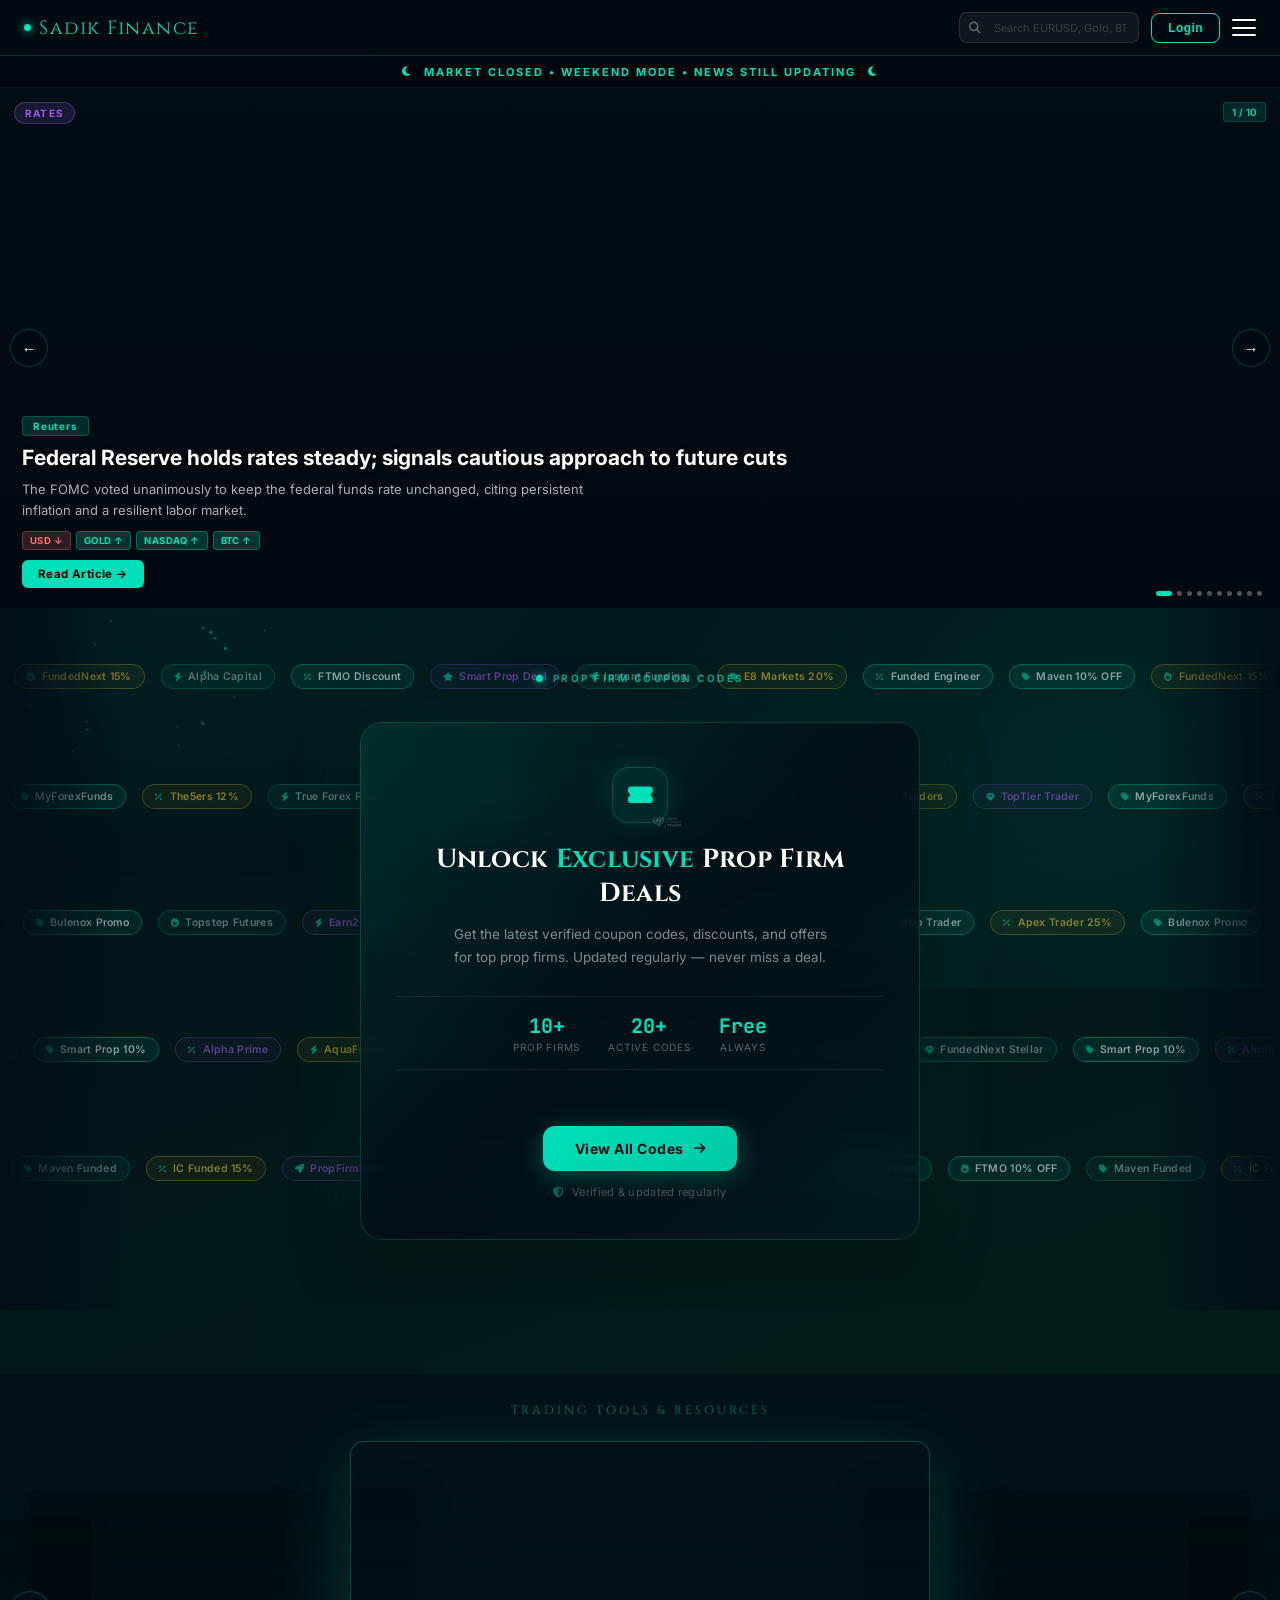
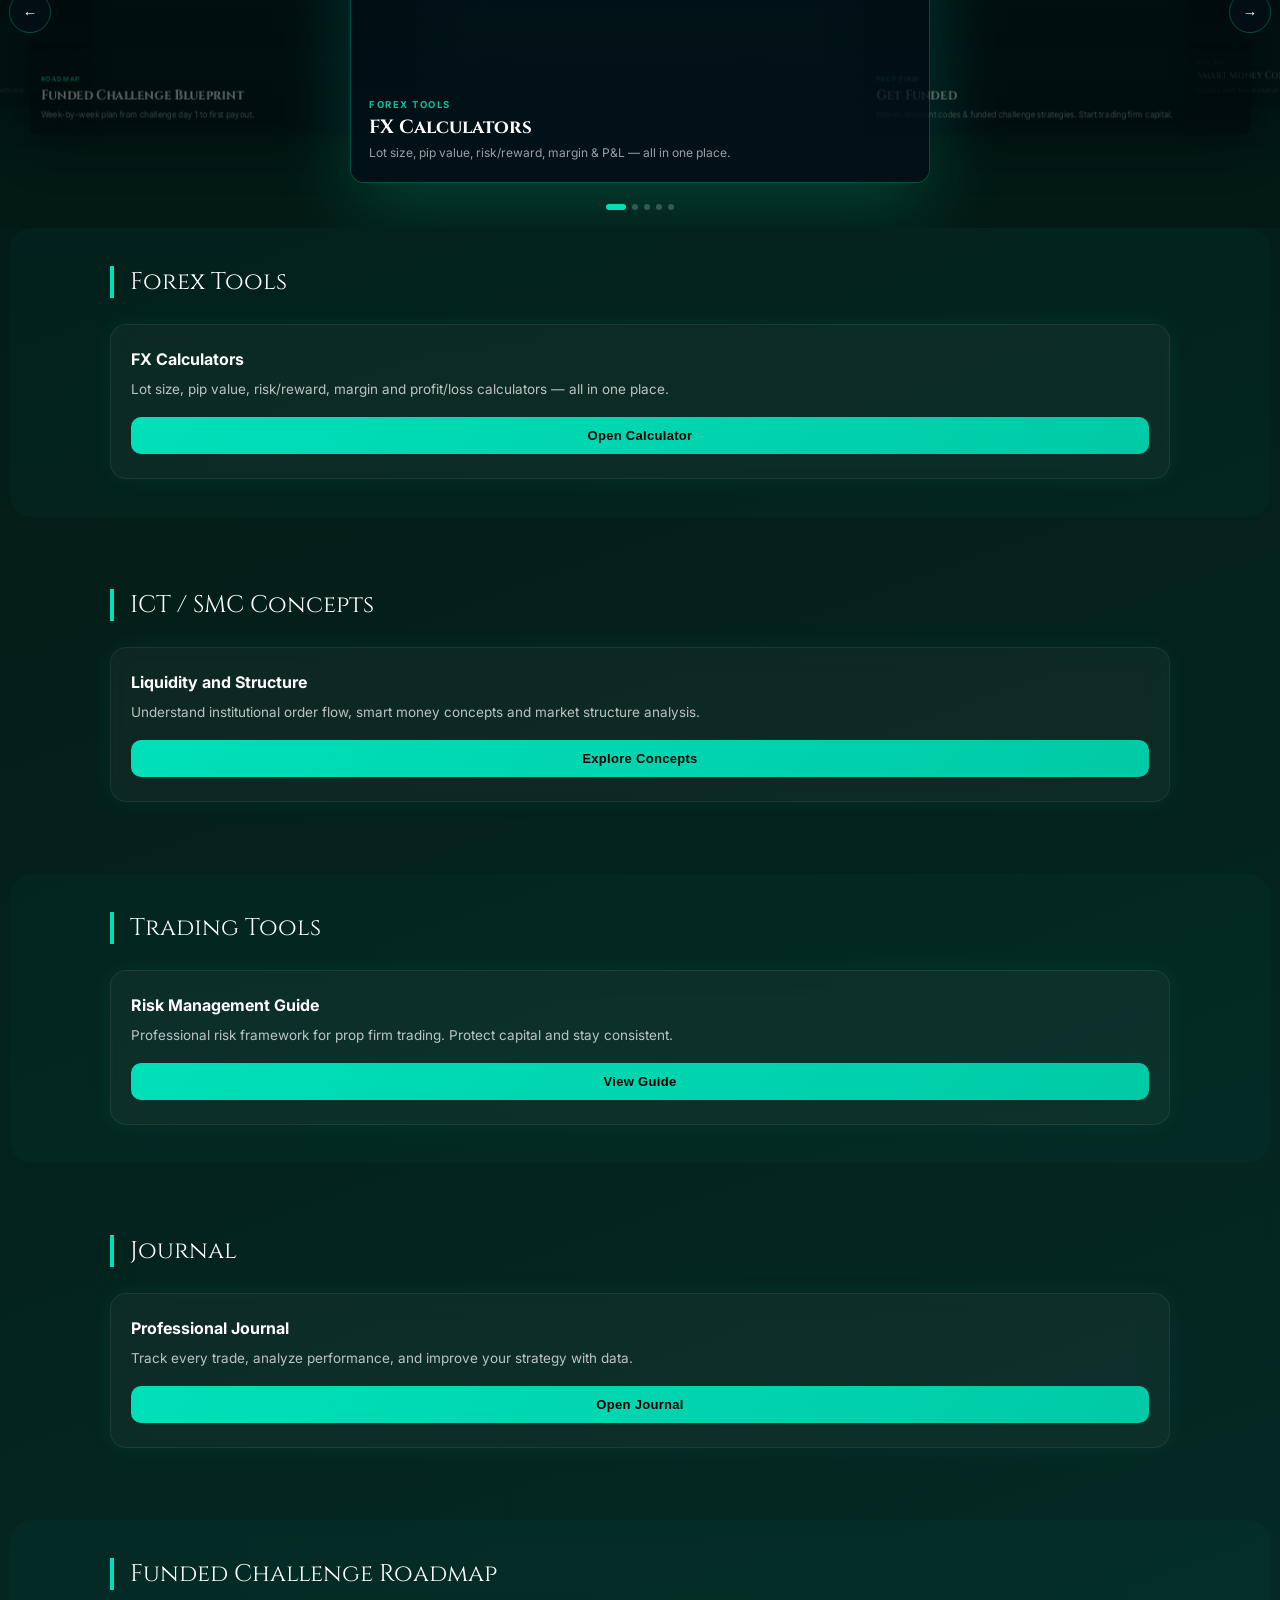
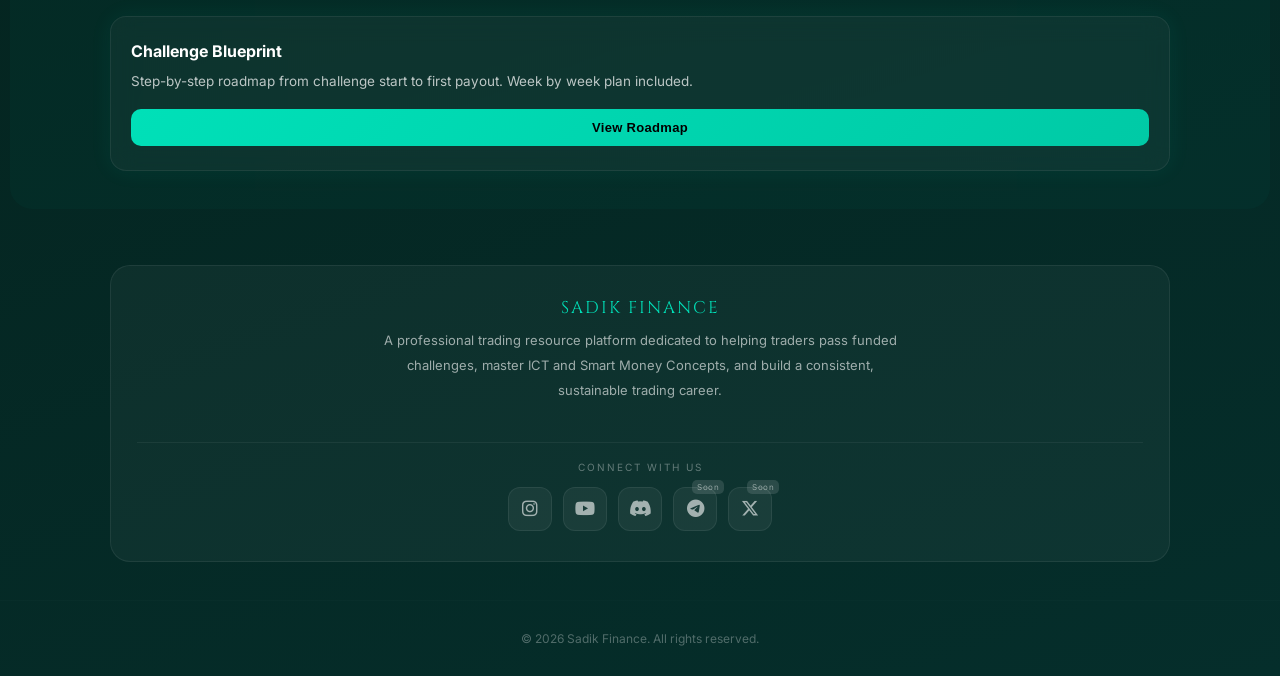
<file: index.html>
<!DOCTYPE html>
<html lang="en">
<head>
<meta charset="UTF-8">
<meta name="viewport" content="width=device-width, initial-scale=1.0">
<meta name="google-site-verification" content="JJ03ybKinGs0HZOlUeTL_Hg-wkOXD2WDc67zAxQLPgE">
<title>Sadik Finance — Prop Firm Coupon Codes, Forex Tools & Trading Resources</title>
<meta name="description" content="Sadik Finance — Get exclusive prop firm coupon codes, verified discounts for Maven Funded, FTMO, FundedNext & more. Free forex calculators, trading journal, ICT/SMC blueprint and funded challenge roadmap.">
<meta name="keywords" content="prop firm coupon codes, maven funded discount, FTMO promo code, FundedNext coupon, funded trader discount, forex prop firm deals, sadik finance, forex lot size calculator, trading journal, ICT SMC concepts, funded challenge roadmap, prop firm comparison">
<meta property="og:title" content="Sadik Finance — Prop Firm Coupon Codes & Forex Trading Tools">
<meta property="og:description" content="Exclusive prop firm coupon codes for Maven Funded, FTMO, FundedNext & more — plus free forex calculators, trading journal and ICT/SMC blueprint.">
<meta property="og:url" content="https://sadikfinance.github.io/Sadikfinance/">
<meta property="og:image" content="https://sadikfinance.github.io/Sadikfinance/logo.webp">
<link rel="icon" type="image/webp" href="/Sadikfinance/logo.webp">
<link rel="apple-touch-icon" href="/Sadikfinance/logo.webp">
<script type="application/ld+json">
{
  "@context":"https://schema.org",
  "@type":"WebSite",
  "name":"Sadik Finance",
  "url":"https://sadikfinance.github.io/Sadikfinance/",
  "description":"Sadik Finance — Exclusive prop firm coupon codes for Maven Funded, FTMO, FundedNext and more. Free forex lot size calculator, professional trading journal, ICT/SMC blueprint and funded challenge roadmap.",
  "publisher":{
    "@type":"Organization",
    "name":"Sadik Finance",
    "logo":"https://sadikfinance.github.io/Sadikfinance/logo.webp",
    "sameAs":["https://www.instagram.com/sadikfinance","https://youtube.com/@sadikfinance","https://discord.gg/MWyf669K8"]
  }
}
</script>
<link href="https://fonts.googleapis.com/css2?family=Cinzel:wght@700&family=Inter:wght@400;500;600;700&family=JetBrains+Mono:wght@400;600;700&display=swap" rel="stylesheet">
<link rel="stylesheet" href="https://cdnjs.cloudflare.com/ajax/libs/font-awesome/6.5.0/css/all.min.css">
<style>
*{margin:0;padding:0;box-sizing:border-box;}
:root{
  --teal:#00E0B8;--teal-dark:#00caa6;--teal-glow:rgba(0,224,184,0.18);
  --bg1:#020f18;--bg2:#041e18;--bg3:#052e2b;
  --glass:rgba(255,255,255,0.04);--glass2:rgba(0,224,184,0.06);
  --border:rgba(255,255,255,0.07);--border-teal:rgba(0,224,184,0.2);
  --red:#F87171;--green:#00E0B8;--yellow:#FFD43B;--orange:#FF9F43;
  --up:#00E0B8;--down:#F87171;
  --neon-blue:#00D4FF;--neon-purple:#9B5DE5;--neon-gold:#FFD43B;
  --mono:'JetBrains Mono',monospace;
}
body{font-family:'Inter',sans-serif;background:linear-gradient(160deg,var(--bg1) 0%,var(--bg2) 50%,var(--bg3) 100%);color:white;overflow-x:hidden;min-height:100vh;}
body::before{content:"";position:fixed;width:100%;height:100%;background:radial-gradient(circle at 15% 25%,rgba(0,224,184,0.12),transparent 45%),radial-gradient(circle at 85% 75%,rgba(0,224,184,0.08),transparent 45%);z-index:-1;pointer-events:none;}
.no-scroll{overflow:hidden;}

/* ─── NAVBAR ─── */
.navbar{position:fixed;width:100%;top:0;display:flex;justify-content:space-between;align-items:center;padding:0 24px;height:56px;background:rgba(2,10,16,0.92);backdrop-filter:blur(16px);border-bottom:1px solid var(--border-teal);z-index:1000;}
.logo{font-family:'Cinzel',serif;font-size:19px;color:var(--teal);letter-spacing:1.5px;cursor:pointer;text-decoration:none;display:flex;align-items:center;gap:8px;}
.logo-dot{width:7px;height:7px;border-radius:50%;background:var(--teal);box-shadow:0 0 10px var(--teal);animation:logoPulse 2s ease-in-out infinite;}
@keyframes logoPulse{0%,100%{opacity:1;}50%{opacity:0.4;}}
.nav-right{display:flex;align-items:center;gap:12px;}
.search-wrap{position:relative;}
.search-input{width:180px;padding:7px 12px 7px 34px;background:rgba(255,255,255,0.06);border:1px solid rgba(255,255,255,0.1);border-radius:8px;color:white;font-size:12px;font-family:'Inter',sans-serif;outline:none;transition:0.2s;}
.search-input:focus{border-color:var(--teal);background:rgba(0,224,184,0.07);width:220px;}
.search-input::placeholder{opacity:0.4;font-size:11px;}
.search-icon{position:absolute;left:10px;top:50%;transform:translateY(-50%);color:rgba(255,255,255,0.35);font-size:12px;pointer-events:none;}
.search-results{position:absolute;top:calc(100% + 6px);left:0;width:260px;background:rgba(5,20,30,0.98);border:1px solid var(--border-teal);border-radius:10px;padding:6px;z-index:2000;display:none;}
.search-results.show{display:block;}
.search-result-item{padding:9px 12px;border-radius:7px;cursor:pointer;display:flex;align-items:center;justify-content:space-between;transition:0.15s;}
.search-result-item:hover{background:var(--glass2);}
.sri-sym{font-size:12px;font-weight:700;color:var(--teal);}
.sri-price{font-size:11px;color:rgba(255,255,255,0.6);}
.sri-chg{font-size:11px;font-weight:600;}
.login-btn{padding:7px 16px;border:1px solid var(--teal);border-radius:8px;background:transparent;color:var(--teal);font-size:12px;font-weight:600;cursor:pointer;transition:0.2s;letter-spacing:0.4px;}
.login-btn:hover{background:rgba(0,224,184,0.1);}
.hamburger{width:24px;height:17px;position:relative;cursor:pointer;display:flex;flex-direction:column;justify-content:space-between;}
.hamburger span{display:block;width:100%;height:2px;background:white;border-radius:2px;transition:0.35s cubic-bezier(0.68,-0.55,0.27,1.55);transform-origin:center;}
.hamburger.open span:nth-child(1){transform:translateY(7.5px) rotate(45deg);}
.hamburger.open span:nth-child(2){opacity:0;transform:scaleX(0);}
.hamburger.open span:nth-child(3){transform:translateY(-7.5px) rotate(-45deg);}
.overlay{position:fixed;inset:0;background:rgba(0,0,0,0.65);backdrop-filter:blur(4px);opacity:0;pointer-events:none;transition:0.3s;z-index:1500;}
.overlay.show{opacity:1;pointer-events:auto;}
.nav-menu{position:fixed;top:0;right:0;width:290px;height:100vh;background:rgba(4,16,24,0.99);backdrop-filter:blur(24px);border-left:1px solid var(--border-teal);padding:80px 28px 40px;display:flex;flex-direction:column;transform:translateX(100%);transition:transform 0.4s cubic-bezier(0.4,0,0.2,1);z-index:2000;overflow-y:auto;}
.nav-menu.open{transform:translateX(0);}
.nav-menu a{text-decoration:none;color:rgba(255,255,255,0.82);font-size:15px;font-weight:500;padding:11px 0;border-bottom:1px solid rgba(255,255,255,0.06);transition:color 0.2s;letter-spacing:0.3px;}
.nav-menu a:hover{color:var(--teal);}
.nav-menu a:last-of-type{border-bottom:none;}
.menu-divider{margin:20px 0 12px;font-size:10px;opacity:0.35;text-transform:uppercase;letter-spacing:2px;}
.social-row{display:flex;gap:12px;margin-top:8px;flex-wrap:wrap;}
.social-icon{width:38px;height:38px;border-radius:10px;display:flex;align-items:center;justify-content:center;background:rgba(255,255,255,0.06);border:1px solid rgba(255,255,255,0.08);color:rgba(255,255,255,0.7);font-size:16px;text-decoration:none;transition:0.2s;}
.social-icon:hover{background:rgba(0,224,184,0.15);color:var(--teal);border-color:var(--border-teal);}
.social-icon.yt:hover{background:rgba(255,0,0,0.15);color:#FF0000;border-color:rgba(255,0,0,0.3);}
.social-icon.dc:hover{background:rgba(88,101,242,0.15);color:#5865F2;border-color:rgba(88,101,242,0.3);}
.social-icon.insta:hover{background:linear-gradient(135deg,rgba(240,148,51,0.25),rgba(188,24,136,0.25));color:#f09433;border-color:rgba(240,148,51,0.4);}

/* ─── BREAKING NEWS ALERT ─── */
.breaking-alert{display:none;position:fixed;top:56px;left:0;width:100%;z-index:980;background:linear-gradient(90deg,rgba(248,113,113,0.95),rgba(200,50,50,0.92));border-bottom:1px solid rgba(255,100,100,0.4);padding:8px 20px;align-items:center;gap:12px;backdrop-filter:blur(10px);}
.breaking-alert.show{display:flex;}
.breaking-label{font-size:10px;font-weight:800;letter-spacing:2px;color:white;background:rgba(255,255,255,0.2);padding:3px 8px;border-radius:4px;white-space:nowrap;}
.breaking-text{font-size:12px;font-weight:600;color:white;flex:1;line-height:1.4;}
.breaking-close{background:none;border:none;color:rgba(255,255,255,0.7);cursor:pointer;font-size:16px;flex-shrink:0;transition:0.2s;}
.breaking-close:hover{color:white;}

/* ─── TICKER ─── */
.ticker-bar{position:fixed;top:56px;left:0;width:100%;z-index:970;background:rgba(2,8,14,0.97);border-bottom:1px solid rgba(0,224,184,0.12);overflow:hidden;height:32px;display:flex;align-items:center;backdrop-filter:blur(10px);}
.ticker-bar.has-alert{top:98px;}
.weekend-banner{display:none;width:100%;height:100%;align-items:center;justify-content:center;gap:12px;font-size:11px;font-weight:700;letter-spacing:2px;color:var(--teal);}
.weekend-banner.show{display:flex;}
.ticker-track{display:flex;gap:0;white-space:nowrap;animation:tickerScroll 70s linear infinite;will-change:transform;}
.ticker-track:hover{animation-play-state:paused;}
.ticker-item{display:inline-flex;align-items:center;gap:7px;padding:0 20px;font-size:11.5px;font-weight:600;border-right:1px solid rgba(255,255,255,0.05);letter-spacing:0.2px;cursor:default;}
.ticker-symbol{color:rgba(255,255,255,0.45);font-size:10.5px;}
.ticker-price{color:white;}
.ticker-change.up{color:var(--up);}
.ticker-change.down{color:var(--down);}
.ticker-dot{width:4px;height:4px;border-radius:50%;flex-shrink:0;}
.ticker-dot.up{background:var(--up);box-shadow:0 0 5px var(--up);}
.ticker-dot.down{background:var(--down);box-shadow:0 0 5px var(--down);}
.ticker-status{font-size:9px;padding:1px 5px;border-radius:3px;font-weight:700;letter-spacing:0.5px;}
.ticker-status.open{background:rgba(0,224,184,0.15);color:var(--teal);}
.ticker-status.closed{background:rgba(248,113,113,0.15);color:var(--red);}
.ticker-status.delayed{background:rgba(255,213,59,0.15);color:var(--yellow);}
@keyframes tickerScroll{0%{transform:translateX(0);}100%{transform:translateX(-50%);}}

/* ─── NEWS HERO ─── */
.news-hero{margin-top:88px;position:relative;overflow:hidden;background:#020e14;}
.news-hero.shifted{margin-top:128px;}
.news-slider{position:relative;width:100%;height:55vw;max-height:520px;min-height:280px;}
.news-slide{position:absolute;inset:0;opacity:0;transition:opacity 0.7s ease;pointer-events:none;}
.news-slide.active{opacity:1;pointer-events:auto;}
.news-slide-img{width:100%;height:100%;background-size:cover;background-position:center;position:relative;display:flex;align-items:flex-end;}
.news-slide-img::before{content:'';position:absolute;inset:0;background:linear-gradient(to bottom,rgba(2,10,16,0.1) 0%,rgba(2,10,16,0.35) 40%,rgba(2,10,16,0.88) 80%,rgba(2,10,16,0.98) 100%);}
.news-cat-pill{position:absolute;top:14px;left:14px;z-index:5;padding:4px 10px;border-radius:20px;font-size:10px;font-weight:700;letter-spacing:1.2px;text-transform:uppercase;border:1px solid;backdrop-filter:blur(6px);}
.news-cat-pill.forex{background:rgba(0,224,184,0.15);color:#00E0B8;border-color:rgba(0,224,184,0.35);}
.news-cat-pill.gold{background:rgba(255,213,59,0.15);color:#FFD43B;border-color:rgba(255,213,59,0.35);}
.news-cat-pill.oil{background:rgba(255,107,53,0.15);color:#FF6B35;border-color:rgba(255,107,53,0.35);}
.news-cat-pill.stocks{background:rgba(100,200,255,0.15);color:#64C8FF;border-color:rgba(100,200,255,0.35);}
.news-cat-pill.crypto{background:rgba(255,159,67,0.15);color:#FF9F43;border-color:rgba(255,159,67,0.35);}
.news-cat-pill.rates{background:rgba(155,93,229,0.15);color:#9B5DE5;border-color:rgba(155,93,229,0.35);}
.news-cat-pill.macro{background:rgba(255,69,96,0.15);color:#FF4560;border-color:rgba(255,69,96,0.35);}
.news-cat-pill.geo{background:rgba(136,146,176,0.15);color:#8892B0;border-color:rgba(136,146,176,0.35);}
.news-count-badge{position:absolute;top:14px;right:14px;z-index:10;background:rgba(0,224,184,0.12);border:1px solid rgba(0,224,184,0.2);color:var(--teal);font-size:10px;font-weight:600;padding:3px 8px;border-radius:4px;}
.news-slide-content{position:relative;z-index:5;padding:18px 22px 20px;width:100%;}
.news-source-badge{display:inline-block;background:rgba(0,224,184,0.15);border:1px solid rgba(0,224,184,0.25);color:var(--teal);font-size:10px;font-weight:700;padding:3px 10px;border-radius:4px;letter-spacing:0.8px;margin-bottom:8px;}
.news-slide-headline{font-size:clamp(13px,2.5vw,21px);font-weight:700;line-height:1.35;color:white;margin-bottom:7px;text-shadow:0 1px 4px rgba(0,0,0,0.6);}
.news-slide-summary{font-size:clamp(11px,1.4vw,13px);color:rgba(255,255,255,0.68);line-height:1.6;max-width:600px;margin-bottom:10px;}
.impact-row{display:flex;flex-wrap:wrap;gap:5px;margin-bottom:10px;}
.impact-badge{display:inline-flex;align-items:center;gap:3px;font-size:9.5px;font-weight:700;padding:3px 7px;border-radius:4px;letter-spacing:0.4px;text-transform:uppercase;}
.impact-badge.bullish{background:rgba(0,224,184,0.2);color:#00E0B8;border:1px solid rgba(0,224,184,0.35);}
.impact-badge.bearish{background:rgba(248,113,113,0.18);color:#F87171;border:1px solid rgba(248,113,113,0.3);}
.impact-badge.neutral{background:rgba(136,146,176,0.18);color:#8892B0;border:1px solid rgba(136,146,176,0.3);}
.news-read-btn{display:inline-block;padding:7px 16px;background:var(--teal);color:black;border-radius:6px;font-size:11.5px;font-weight:700;text-decoration:none;transition:0.2s;letter-spacing:0.4px;}
.news-read-btn:hover{background:#00caa6;transform:translateY(-1px);}
.news-nav-btn{position:absolute;top:50%;transform:translateY(-50%);width:38px;height:38px;border-radius:50%;background:rgba(2,10,16,0.7);border:1px solid rgba(0,224,184,0.25);color:white;font-size:15px;cursor:pointer;display:flex;align-items:center;justify-content:center;z-index:10;transition:0.2s;backdrop-filter:blur(6px);}
.news-nav-btn:hover{background:rgba(0,224,184,0.2);border-color:var(--teal);color:var(--teal);}
.news-prev{left:10px;}.news-next{right:10px;}
.news-dots{position:absolute;bottom:12px;right:18px;display:flex;gap:5px;z-index:10;}
.news-dot{width:5px;height:5px;border-radius:50%;background:rgba(255,255,255,0.3);cursor:pointer;transition:0.3s;}
.news-dot.active{background:var(--teal);width:16px;border-radius:3px;}
.news-loading-spinner{width:32px;height:32px;border-radius:50%;border:3px solid rgba(0,224,184,0.2);border-top-color:var(--teal);animation:spin 0.8s linear infinite;}
@keyframes spin{to{transform:rotate(360deg);}}

/* ═══════════════════════════════════════════
   PAIR EXPLORER — PREMIUM TRADING TERMINAL
═══════════════════════════════════════════ */
.pair-explorer{max-width:1200px;margin:0 auto;padding:32px 18px 20px;}

/* Section header */
.pe-header{display:flex;align-items:center;justify-content:space-between;margin-bottom:20px;flex-wrap:wrap;gap:12px;}
.pe-title{font-family:'Cinzel',serif;font-size:18px;color:white;letter-spacing:1px;display:flex;align-items:center;gap:10px;}
.pe-title-dot{width:8px;height:8px;border-radius:50%;background:var(--teal);box-shadow:0 0 12px var(--teal);animation:logoPulse 2s ease-in-out infinite;}
.pe-live-badge{font-size:9px;font-weight:700;letter-spacing:1.5px;background:rgba(0,224,184,0.15);color:var(--teal);border:1px solid rgba(0,224,184,0.3);padding:3px 8px;border-radius:4px;text-transform:uppercase;}

/* Category Tabs */
.pe-tabs{display:flex;gap:6px;flex-wrap:wrap;margin-bottom:16px;}
.pe-tab{padding:7px 16px;border-radius:8px;font-size:11px;font-weight:700;letter-spacing:0.8px;text-transform:uppercase;cursor:pointer;border:1px solid rgba(255,255,255,0.08);background:rgba(255,255,255,0.04);color:rgba(255,255,255,0.5);transition:all 0.2s;}
.pe-tab:hover{border-color:rgba(0,224,184,0.3);color:rgba(255,255,255,0.8);}
.pe-tab.active{background:rgba(0,224,184,0.12);border-color:var(--teal);color:var(--teal);box-shadow:0 0 16px rgba(0,224,184,0.1);}

/* Search bar */
.pe-search-wrap{position:relative;margin-bottom:16px;}
.pe-search{width:100%;padding:11px 16px 11px 40px;background:rgba(255,255,255,0.05);border:1px solid rgba(255,255,255,0.1);border-radius:10px;color:white;font-size:13px;font-family:'Inter',sans-serif;outline:none;transition:0.2s;}
.pe-search:focus{border-color:var(--teal);background:rgba(0,224,184,0.05);}
.pe-search::placeholder{color:rgba(255,255,255,0.3);}
.pe-search-icon{position:absolute;left:13px;top:50%;transform:translateY(-50%);color:rgba(0,224,184,0.5);font-size:13px;pointer-events:none;}

/* Asset grid */
.pe-asset-grid{display:grid;grid-template-columns:repeat(auto-fill,minmax(130px,1fr));gap:8px;margin-bottom:20px;}
.pe-asset-btn{padding:10px 8px;border-radius:10px;background:rgba(255,255,255,0.04);border:1px solid rgba(255,255,255,0.07);cursor:pointer;transition:all 0.2s;text-align:center;position:relative;overflow:hidden;}
.pe-asset-btn:hover{border-color:rgba(0,224,184,0.3);background:rgba(0,224,184,0.06);}
.pe-asset-btn.active{border-color:var(--teal);background:rgba(0,224,184,0.1);box-shadow:0 0 20px rgba(0,224,184,0.12);}
.pe-asset-btn.fav-active{border-color:var(--neon-gold)!important;background:rgba(255,213,59,0.08)!important;}
.pe-btn-sym{font-family:var(--mono);font-size:11.5px;font-weight:700;color:white;letter-spacing:0.3px;}
.pe-btn-price{font-family:var(--mono);font-size:11px;color:rgba(255,255,255,0.6);margin-top:3px;}
.pe-btn-chg{font-family:var(--mono);font-size:10px;font-weight:700;margin-top:2px;}
.pe-btn-chg.up{color:var(--up);}
.pe-btn-chg.down{color:var(--down);}
.pe-fav-star{position:absolute;top:5px;right:6px;font-size:9px;cursor:pointer;color:rgba(255,255,255,0.2);transition:0.2s;z-index:2;}
.pe-fav-star.active{color:var(--neon-gold);}

/* ── TERMINAL PANEL ── */
.pe-terminal{background:rgba(3,12,20,0.9);border:1px solid rgba(0,224,184,0.2);border-radius:16px;padding:20px;backdrop-filter:blur(16px);box-shadow:0 0 60px rgba(0,224,184,0.06);position:relative;overflow:hidden;display:none;}
.pe-terminal.show{display:block;}
.pe-terminal::before{content:'';position:absolute;top:0;left:0;right:0;height:1px;background:linear-gradient(90deg,transparent,var(--teal),transparent);}

/* Header row */
.pt-header{display:flex;align-items:flex-start;justify-content:space-between;margin-bottom:18px;flex-wrap:wrap;gap:12px;}
.pt-pair-info{display:flex;flex-direction:column;gap:4px;}
.pt-pair-name{font-family:'Cinzel',serif;font-size:22px;color:white;letter-spacing:1px;}
.pt-pair-full{font-size:11px;color:rgba(255,255,255,0.4);letter-spacing:0.5px;}
.pt-price-block{text-align:right;}
.pt-price{font-family:var(--mono);font-size:28px;font-weight:700;color:white;letter-spacing:-0.5px;transition:color 0.3s;}
.pt-price.flash-up{color:var(--up);}
.pt-price.flash-down{color:var(--down);}
.pt-change{font-family:var(--mono);font-size:13px;font-weight:700;margin-top:4px;}
.pt-change.up{color:var(--up);}
.pt-change.down{color:var(--down);}

/* Stats row */
.pt-stats{display:grid;grid-template-columns:repeat(4,1fr);gap:10px;margin-bottom:18px;}
@media(max-width:600px){.pt-stats{grid-template-columns:repeat(2,1fr);}}
.pt-stat{background:rgba(255,255,255,0.04);border:1px solid rgba(255,255,255,0.07);border-radius:10px;padding:10px 12px;text-align:center;}
.pt-stat-label{font-size:9.5px;font-weight:700;letter-spacing:1px;text-transform:uppercase;color:rgba(255,255,255,0.35);margin-bottom:5px;}
.pt-stat-val{font-family:var(--mono);font-size:13px;font-weight:700;color:white;}

/* Bias & sentiment row */
.pt-analysis{display:grid;grid-template-columns:1fr 1fr;gap:10px;margin-bottom:18px;}
@media(max-width:480px){.pt-analysis{grid-template-columns:1fr;}}
.pt-bias{border-radius:10px;padding:14px;display:flex;flex-direction:column;gap:6px;border:1px solid;}
.pt-bias.bullish{background:rgba(0,224,184,0.08);border-color:rgba(0,224,184,0.25);}
.pt-bias.bearish{background:rgba(248,113,113,0.08);border-color:rgba(248,113,113,0.25);}
.pt-bias.neutral{background:rgba(255,213,59,0.08);border-color:rgba(255,213,59,0.2);}
.pt-bias-label{font-size:9px;font-weight:700;letter-spacing:1.5px;text-transform:uppercase;opacity:0.5;}
.pt-bias-val{font-size:15px;font-weight:700;display:flex;align-items:center;gap:6px;}
.pt-bias-val.bullish{color:var(--up);}
.pt-bias-val.bearish{color:var(--down);}
.pt-bias-val.neutral{color:var(--yellow);}
.pt-bias-bar{height:4px;border-radius:2px;background:rgba(255,255,255,0.08);overflow:hidden;margin-top:4px;}
.pt-bias-fill{height:100%;border-radius:2px;transition:width 0.8s cubic-bezier(0.34,1.2,0.64,1);}
.pt-bias-fill.bullish{background:linear-gradient(90deg,var(--up),#00ffcc);}
.pt-bias-fill.bearish{background:linear-gradient(90deg,var(--down),#ff6b6b);}
.pt-bias-fill.neutral{background:linear-gradient(90deg,var(--yellow),#ffa500);}

/* Sentiment ring */
.pt-sentiment{background:rgba(255,255,255,0.04);border:1px solid rgba(255,255,255,0.07);border-radius:10px;padding:14px;display:flex;align-items:center;gap:14px;}
.pt-sent-ring{width:48px;height:48px;border-radius:50%;flex-shrink:0;display:flex;align-items:center;justify-content:center;font-size:18px;position:relative;}
.pt-sent-ring::before{content:'';position:absolute;inset:0;border-radius:50%;border:2px solid;}
.pt-sent-ring.bullish::before{border-color:var(--up);box-shadow:0 0 16px rgba(0,224,184,0.3);}
.pt-sent-ring.bearish::before{border-color:var(--down);box-shadow:0 0 16px rgba(248,113,113,0.3);}
.pt-sent-ring.neutral::before{border-color:var(--yellow);box-shadow:0 0 16px rgba(255,213,59,0.2);}
.pt-sent-info{flex:1;}
.pt-sent-title{font-size:9.5px;font-weight:700;letter-spacing:1px;text-transform:uppercase;color:rgba(255,255,255,0.35);margin-bottom:4px;}
.pt-sent-val{font-size:13px;font-weight:700;}
.pt-sent-val.bullish{color:var(--up);}
.pt-sent-val.bearish{color:var(--down);}
.pt-sent-val.neutral{color:var(--yellow);}
.pt-sent-desc{font-size:10px;color:rgba(255,255,255,0.4);margin-top:3px;line-height:1.5;}

/* Mini Chart */
.pt-chart-wrap{background:rgba(0,0,0,0.3);border-radius:12px;padding:14px;margin-bottom:14px;border:1px solid rgba(255,255,255,0.07);}
.pt-chart-header{display:flex;align-items:center;justify-content:space-between;margin-bottom:12px;}
.pt-chart-title{font-size:10px;font-weight:700;letter-spacing:1px;text-transform:uppercase;color:rgba(255,255,255,0.4);}
.pt-tf-btns{display:flex;gap:4px;}
.pt-tf-btn{padding:4px 9px;border-radius:5px;font-size:10px;font-weight:700;cursor:pointer;border:1px solid rgba(255,255,255,0.1);background:rgba(255,255,255,0.04);color:rgba(255,255,255,0.4);transition:0.15s;font-family:var(--mono);}
.pt-tf-btn:hover{border-color:rgba(0,224,184,0.3);color:rgba(255,255,255,0.8);}
.pt-tf-btn.active{background:rgba(0,224,184,0.15);border-color:var(--teal);color:var(--teal);}
.pt-chart-canvas{width:100%;height:110px;position:relative;overflow:hidden;}
.pt-chart-svg{width:100%;height:100%;}

/* Trend direction */
.pt-trend{display:flex;align-items:center;justify-content:space-between;background:rgba(255,255,255,0.03);border:1px solid rgba(255,255,255,0.07);border-radius:10px;padding:12px 14px;margin-bottom:14px;}
.pt-trend-left{display:flex;align-items:center;gap:10px;}
.pt-trend-icon{width:36px;height:36px;border-radius:8px;display:flex;align-items:center;justify-content:center;font-size:16px;}
.pt-trend-icon.up{background:rgba(0,224,184,0.12);border:1px solid rgba(0,224,184,0.25);}
.pt-trend-icon.down{background:rgba(248,113,113,0.1);border:1px solid rgba(248,113,113,0.2);}
.pt-trend-icon.neutral{background:rgba(255,213,59,0.1);border:1px solid rgba(255,213,59,0.2);}
.pt-trend-text{font-size:10px;color:rgba(255,255,255,0.4);text-transform:uppercase;letter-spacing:0.8px;}
.pt-trend-val{font-size:13px;font-weight:700;margin-top:2px;}
.pt-trend-val.up{color:var(--up);}
.pt-trend-val.down{color:var(--down);}
.pt-trend-val.neutral{color:var(--yellow);}
.pt-trend-strength{font-size:10px;color:rgba(255,255,255,0.35);text-align:right;}
.pt-trend-strength-val{font-size:13px;font-weight:700;color:var(--teal);margin-top:2px;}

/* Related news */
.pt-news{margin-bottom:4px;}
.pt-news-title{font-size:9.5px;font-weight:700;letter-spacing:1px;text-transform:uppercase;color:rgba(255,255,255,0.35);margin-bottom:10px;display:flex;align-items:center;gap:7px;}
.pt-news-item{display:flex;align-items:flex-start;gap:10px;padding:10px;border-radius:8px;background:rgba(255,255,255,0.03);border:1px solid rgba(255,255,255,0.06);margin-bottom:7px;cursor:pointer;transition:0.2s;text-decoration:none;}
.pt-news-item:hover{background:rgba(0,224,184,0.06);border-color:rgba(0,224,184,0.15);}
.pt-news-dot{width:6px;height:6px;border-radius:50%;flex-shrink:0;margin-top:5px;}
.pt-news-body{flex:1;}
.pt-news-headline{font-size:11.5px;color:rgba(255,255,255,0.85);line-height:1.4;font-weight:500;}
.pt-news-meta{font-size:10px;color:rgba(255,255,255,0.3);margin-top:3px;}

/* Watchlist panel */
.pe-watchlist{margin-bottom:20px;}
.pe-wl-header{display:flex;align-items:center;justify-content:space-between;margin-bottom:12px;}
.pe-wl-title{font-size:10px;font-weight:700;letter-spacing:1.5px;text-transform:uppercase;color:rgba(255,255,255,0.4);display:flex;align-items:center;gap:7px;}
.pe-wl-clear{font-size:10px;color:rgba(255,255,255,0.25);cursor:pointer;transition:0.2s;}
.pe-wl-clear:hover{color:var(--down);}
.pe-wl-grid{display:flex;flex-wrap:wrap;gap:7px;}
.pe-wl-chip{display:flex;align-items:center;gap:6px;padding:6px 10px;border-radius:7px;background:rgba(255,213,59,0.07);border:1px solid rgba(255,213,59,0.2);cursor:pointer;transition:0.2s;}
.pe-wl-chip:hover{background:rgba(255,213,59,0.12);border-color:rgba(255,213,59,0.4);}
.pe-wl-chip-sym{font-family:var(--mono);font-size:11px;font-weight:700;color:var(--neon-gold);}
.pe-wl-chip-chg{font-family:var(--mono);font-size:10px;font-weight:600;}
.pe-wl-empty{font-size:11px;color:rgba(255,255,255,0.2);padding:8px 0;}

/* ─── DASHBOARD WIDGETS ─── */
.dash-grid{max-width:1160px;margin:0 auto;padding:28px 18px;display:grid;grid-template-columns:1fr 1fr 1fr;gap:18px;}
@media(max-width:960px){.dash-grid{grid-template-columns:1fr 1fr;}}
@media(max-width:600px){.dash-grid{grid-template-columns:1fr;}}
.widget{background:rgba(255,255,255,0.035);backdrop-filter:blur(14px);border-radius:16px;border:1px solid var(--border);padding:20px;transition:0.3s;}
.widget:hover{border-color:rgba(0,224,184,0.18);box-shadow:0 0 28px rgba(0,224,184,0.1);}
.widget-title{font-size:11px;font-weight:700;text-transform:uppercase;letter-spacing:1.8px;color:rgba(255,255,255,0.4);margin-bottom:16px;display:flex;align-items:center;gap:8px;}
.widget-title i{color:var(--teal);font-size:12px;}
.widget-dot{width:6px;height:6px;border-radius:50%;background:var(--teal);box-shadow:0 0 8px var(--teal);animation:logoPulse 2s ease-in-out infinite;}
.sentiment-gauge{position:relative;width:100%;height:90px;margin-bottom:10px;}
.gauge-track{width:100%;height:8px;border-radius:4px;background:linear-gradient(90deg,#F87171 0%,#FFD43B 50%,#00E0B8 100%);margin-bottom:10px;position:relative;}
.gauge-needle{position:absolute;top:-5px;width:3px;height:18px;background:white;border-radius:2px;transform:translateX(-50%);transition:left 1s cubic-bezier(0.34,1.2,0.64,1);box-shadow:0 0 8px rgba(255,255,255,0.6);}
.sentiment-label{text-align:center;font-size:22px;font-weight:700;margin-bottom:4px;}
.sentiment-sub{text-align:center;font-size:11px;color:rgba(255,255,255,0.5);}
.sentiment-bars{display:flex;gap:4px;margin-top:12px;}
.s-bar-wrap{flex:1;display:flex;flex-direction:column;align-items:center;gap:4px;}
.s-bar-bg{width:100%;height:40px;background:rgba(255,255,255,0.06);border-radius:4px;display:flex;align-items:flex-end;overflow:hidden;}
.s-bar-fill{width:100%;border-radius:4px 4px 0 0;transition:height 1.5s cubic-bezier(0.34,1.2,0.64,1);}
.s-bar-fill.risk-on{background:linear-gradient(180deg,#00E0B8,#00caa6);}
.s-bar-fill.neutral-b{background:linear-gradient(180deg,#FFD43B,#f0c800);}
.s-bar-fill.risk-off{background:linear-gradient(180deg,#F87171,#e05050);}
.s-bar-label{font-size:9px;font-weight:700;letter-spacing:0.5px;opacity:0.6;text-transform:uppercase;}
.s-bar-val{font-size:11px;font-weight:700;}
.heatmap-grid{display:grid;grid-template-columns:repeat(3,1fr);gap:8px;}
.hm-cell{border-radius:9px;padding:10px 6px;text-align:center;transition:0.3s;}
.hm-cell:hover{transform:scale(1.04);}
.hm-pair{font-size:10px;font-weight:700;letter-spacing:0.5px;margin-bottom:4px;opacity:0.7;}
.hm-val{font-size:13px;font-weight:700;}
.hm-chg{font-size:9.5px;font-weight:600;margin-top:2px;}
.hm-strong{background:rgba(0,224,184,0.15);border:1px solid rgba(0,224,184,0.3);}
.hm-neutral{background:rgba(255,213,59,0.1);border:1px solid rgba(255,213,59,0.2);}
.hm-weak{background:rgba(248,113,113,0.12);border:1px solid rgba(248,113,113,0.2);}
.usd-overall{text-align:center;margin-top:14px;padding:10px;border-radius:10px;font-weight:700;font-size:14px;}
.econ-event{display:flex;align-items:center;gap:10px;padding:10px 0;border-bottom:1px solid rgba(255,255,255,0.05);}
.econ-event:last-child{border-bottom:none;}
.econ-flag{font-size:18px;flex-shrink:0;width:28px;text-align:center;}
.econ-info{flex:1;min-width:0;}
.econ-name{font-size:12px;font-weight:600;color:white;white-space:nowrap;overflow:hidden;text-overflow:ellipsis;}
.econ-time{font-size:10px;color:rgba(255,255,255,0.45);margin-top:2px;}
.econ-impact{padding:3px 7px;border-radius:4px;font-size:9px;font-weight:700;letter-spacing:0.8px;text-transform:uppercase;flex-shrink:0;}
.econ-impact.high{background:rgba(248,113,113,0.2);color:#F87171;border:1px solid rgba(248,113,113,0.3);}
.econ-impact.medium{background:rgba(255,213,59,0.15);color:#FFD43B;border:1px solid rgba(255,213,59,0.25);}
.econ-impact.low{background:rgba(136,146,176,0.15);color:#8892B0;border:1px solid rgba(136,146,176,0.25);}
.econ-loading{font-size:11px;color:rgba(255,255,255,0.35);text-align:center;padding:16px 0;}

/* NEWS CARDS */
.news-cards-section{max-width:1160px;margin:0 auto;padding:0 18px 28px;}
.news-cards-title{font-size:11px;font-weight:700;text-transform:uppercase;letter-spacing:1.8px;color:rgba(255,255,255,0.4);margin-bottom:14px;display:flex;align-items:center;gap:8px;}
.news-cards-title i{color:var(--teal);font-size:12px;}
.news-cards-grid{display:grid;grid-template-columns:repeat(auto-fill,minmax(300px,1fr));gap:14px;}
.news-card{background:rgba(255,255,255,0.035);border:1px solid var(--border);border-radius:12px;overflow:hidden;cursor:pointer;transition:0.3s;text-decoration:none;display:block;}
.news-card:hover{border-color:rgba(0,224,184,0.2);transform:translateY(-3px);box-shadow:0 8px 32px rgba(0,0,0,0.3);}
.news-card-img{width:100%;height:140px;object-fit:cover;background-size:cover;background-position:center;}
.news-card-body{padding:14px;}
.nc-cat{font-size:9.5px;font-weight:700;letter-spacing:1px;text-transform:uppercase;margin-bottom:7px;}
.nc-headline{font-size:13px;font-weight:600;line-height:1.45;color:white;margin-bottom:8px;}
.nc-source{font-size:10px;color:rgba(255,255,255,0.4);}
.nc-impacts{display:flex;flex-wrap:wrap;gap:4px;margin-top:8px;}

/* ─── TOOLS CAROUSEL ─── */
.tools-hero{padding:28px 0 16px;background:linear-gradient(180deg,#021018 0%,#031a14 100%);overflow:hidden;}
.tools-hero-label{text-align:center;font-family:'Cinzel',serif;font-size:12px;letter-spacing:3px;color:rgba(0,224,184,0.5);text-transform:uppercase;margin-bottom:14px;}
.carousel-wrap{position:relative;width:100%;height:40vw;max-height:360px;min-height:190px;display:flex;align-items:center;justify-content:center;perspective:1400px;}
.carousel-track{position:relative;width:100%;height:100%;display:flex;align-items:center;justify-content:center;}
.slide-item{position:absolute;width:55%;max-width:580px;height:95%;aspect-ratio:16/9;background-size:cover;background-position:center;border-radius:14px;cursor:pointer;transition:all 0.6s cubic-bezier(0.4,0,0.2,1);box-shadow:0 20px 60px rgba(0,0,0,0.5);overflow:hidden;}
.slide-item::after{content:'';position:absolute;inset:0;background:rgba(0,0,0,0);transition:0.4s;border-radius:14px;}
.slide-item.pos-0{transform:translateX(0) scale(1) rotateY(0deg);z-index:5;opacity:1;box-shadow:0 25px 80px rgba(0,224,184,0.2);border:1px solid rgba(0,224,184,0.28);}
.slide-item.pos-1{transform:translateX(72%) scale(0.72) rotateY(-22deg);z-index:4;opacity:0.6;}
.slide-item.pos-1::after{background:rgba(0,0,0,0.4);}
.slide-item.pos-2{transform:translateX(118%) scale(0.55) rotateY(-32deg);z-index:3;opacity:0.3;}
.slide-item.pos-2::after{background:rgba(0,0,0,0.6);}
.slide-item.pos-neg1{transform:translateX(-72%) scale(0.72) rotateY(22deg);z-index:4;opacity:0.6;}
.slide-item.pos-neg1::after{background:rgba(0,0,0,0.4);}
.slide-item.pos-neg2{transform:translateX(-118%) scale(0.55) rotateY(32deg);z-index:3;opacity:0.3;}
.slide-item.pos-neg2::after{background:rgba(0,0,0,0.6);}
.slide-item.pos-hidden{transform:translateX(0) scale(0.4);opacity:0;z-index:1;pointer-events:none;}
.slide-inner{position:absolute;inset:0;background:linear-gradient(to top,rgba(2,16,24,0.96) 0%,rgba(2,16,24,0.5) 55%,transparent 100%);display:flex;flex-direction:column;justify-content:flex-end;padding:20px 18px;}
.slide-tag{font-size:9.5px;font-weight:700;letter-spacing:1.5px;color:var(--teal);text-transform:uppercase;margin-bottom:5px;opacity:0.85;}
.slide-title{font-family:'Cinzel',serif;font-size:clamp(12px,1.8vw,19px);font-weight:700;color:white;line-height:1.3;margin-bottom:5px;}
.slide-desc{font-size:clamp(9.5px,1.1vw,12px);color:rgba(255,255,255,0.6);line-height:1.5;}
.arrow{position:absolute;top:50%;transform:translateY(-50%);width:42px;height:42px;border-radius:50%;background:rgba(2,16,24,0.7);border:1px solid rgba(0,224,184,0.28);color:white;font-size:15px;display:flex;align-items:center;justify-content:center;cursor:pointer;z-index:20;transition:0.2s;backdrop-filter:blur(8px);}
.arrow:hover{background:rgba(0,224,184,0.22);border-color:var(--teal);color:var(--teal);}
.arrow-left{left:9px;}.arrow-right{right:9px;}
.dots{display:flex;justify-content:center;gap:6px;padding:12px 0 2px;}
.dot{width:6px;height:6px;border-radius:50%;background:rgba(255,255,255,0.22);cursor:pointer;transition:0.3s;}
.dot.active{background:var(--teal);width:20px;border-radius:3px;}

/* ═══════════════════════════════════════
   PROP FIRM TEASER SECTION
═══════════════════════════════════════ */
.pf-teaser{position:relative;margin:0 0 64px;padding:0;overflow:hidden;}
.pf-teaser-inner{position:relative;max-width:1100px;margin:0 auto;padding:64px 20px 70px;}

/* Section label */
.pf-label-row{display:flex;align-items:center;justify-content:center;gap:10px;margin-bottom:38px;}
.pf-label-dot{width:7px;height:7px;border-radius:50%;background:var(--teal);box-shadow:0 0 8px var(--teal);animation:logoPulse 2s ease-in-out infinite;}
.pf-label-text{font-size:10px;font-weight:700;letter-spacing:2.5px;text-transform:uppercase;color:rgba(0,224,184,0.7);}

/* Floating tags belt */
.pf-tags-wrap{position:absolute;inset:0;pointer-events:none;overflow:hidden;z-index:0;}
.pf-tags-row{position:absolute;left:-10%;width:120%;display:flex;gap:16px;white-space:nowrap;}
.pf-tags-row:nth-child(1){top:8%;animation:pfScroll1 22s linear infinite;}
.pf-tags-row:nth-child(2){top:25%;animation:pfScroll2 28s linear infinite reverse;}
.pf-tags-row:nth-child(3){top:43%;animation:pfScroll1 19s linear infinite;}
.pf-tags-row:nth-child(4){top:61%;animation:pfScroll2 25s linear infinite reverse;}
.pf-tags-row:nth-child(5){top:78%;animation:pfScroll1 32s linear infinite;}
.pf-tag{display:inline-flex;align-items:center;gap:6px;padding:5px 12px;border-radius:20px;border:1px solid rgba(0,224,184,0.18);background:rgba(0,224,184,0.05);backdrop-filter:blur(4px);font-size:10.5px;font-weight:600;color:rgba(255,255,255,0.35);letter-spacing:0.3px;flex-shrink:0;}
.pf-tag i{font-size:9px;color:rgba(0,224,184,0.5);}
.pf-tag.bright{border-color:rgba(0,224,184,0.3);background:rgba(0,224,184,0.08);color:rgba(255,255,255,0.55);}
.pf-tag.gold{border-color:rgba(255,213,59,0.22);background:rgba(255,213,59,0.05);color:rgba(255,213,59,0.5);}
.pf-tag.purple{border-color:rgba(155,93,229,0.22);background:rgba(155,93,229,0.05);color:rgba(155,93,229,0.55);}
@keyframes pfScroll1{0%{transform:translateX(0);}100%{transform:translateX(-50%);}}
@keyframes pfScroll2{0%{transform:translateX(-50%);}100%{transform:translateX(0);}}

/* Glass card */
.pf-card{position:relative;z-index:2;max-width:560px;margin:0 auto;background:rgba(2,14,22,0.82);border:1px solid rgba(0,224,184,0.2);border-radius:22px;padding:44px 36px 40px;backdrop-filter:blur(22px);box-shadow:0 0 80px rgba(0,224,184,0.08),0 20px 60px rgba(0,0,0,0.5);text-align:center;}
.pf-card::before{content:'';position:absolute;inset:-1px;border-radius:23px;background:linear-gradient(135deg,rgba(0,224,184,0.15),transparent 50%,rgba(0,224,184,0.05));z-index:-1;pointer-events:none;}

/* Particles canvas */
.pf-particles{position:absolute;inset:0;z-index:1;pointer-events:none;}

/* Card content */
.pf-icon-wrap{width:56px;height:56px;border-radius:16px;background:rgba(0,224,184,0.08);border:1px solid rgba(0,224,184,0.22);display:flex;align-items:center;justify-content:center;margin:0 auto 20px;box-shadow:0 0 24px rgba(0,224,184,0.12);}
.pf-icon-wrap i{font-size:22px;color:var(--teal);}
.pf-heading{font-family:'Cinzel',serif;font-size:clamp(20px,4vw,26px);font-weight:700;color:white;line-height:1.3;margin-bottom:12px;letter-spacing:0.3px;}
.pf-heading span{color:var(--teal);}
.pf-sub{font-size:13.5px;color:rgba(255,255,255,0.5);line-height:1.7;margin-bottom:28px;max-width:380px;margin-left:auto;margin-right:auto;}

/* Stats row */
.pf-stats{display:flex;justify-content:center;gap:28px;margin-bottom:30px;padding:16px 0;border-top:1px solid rgba(255,255,255,0.06);border-bottom:1px solid rgba(255,255,255,0.06);}
.pf-stat{}
.pf-stat-num{font-family:'JetBrains Mono',monospace;font-size:20px;font-weight:700;color:var(--teal);}
.pf-stat-lbl{font-size:10px;color:rgba(255,255,255,0.35);letter-spacing:0.8px;text-transform:uppercase;margin-top:2px;}

/* CTA Button */
.pf-cta{position:relative;display:inline-flex;align-items:center;gap:10px;padding:14px 32px;border-radius:12px;background:linear-gradient(135deg,var(--teal) 0%,var(--teal-dark) 100%);color:#020f18;font-size:14px;font-weight:700;letter-spacing:0.5px;text-decoration:none;cursor:pointer;border:none;overflow:hidden;transition:transform 0.2s,box-shadow 0.2s;box-shadow:0 4px 24px rgba(0,224,184,0.28);}
.pf-cta::before{content:'';position:absolute;top:0;left:-100%;width:100%;height:100%;background:linear-gradient(90deg,transparent,rgba(255,255,255,0.22),transparent);transition:left 0.5s ease;}
.pf-cta:hover::before{left:100%;}
.pf-cta:hover{transform:translateY(-2px);box-shadow:0 8px 36px rgba(0,224,184,0.4);}
.pf-cta i{font-size:13px;transition:transform 0.2s;}
.pf-cta:hover i{transform:translateX(3px);}
.pf-cta-note{font-size:11px;color:rgba(255,255,255,0.28);margin-top:14px;letter-spacing:0.3px;}
.pf-cta-note i{color:rgba(0,224,184,0.4);margin-right:4px;}

/* Edge fade overlay */
.pf-fade-left{position:absolute;top:0;left:0;width:120px;height:100%;background:linear-gradient(to right,var(--bg1),transparent);z-index:1;pointer-events:none;}
.pf-fade-right{position:absolute;top:0;right:0;width:120px;height:100%;background:linear-gradient(to left,var(--bg1),transparent);z-index:1;pointer-events:none;}
/* ════ LOGO SCROLL ROWS (prop firm section) ════ */
.pf-logos-bg{
  position:absolute;inset:0;z-index:0;pointer-events:none;overflow:hidden;
  display:flex;flex-direction:column;justify-content:space-around;gap:0;
}
.pf-logo-row{
  display:flex;align-items:center;gap:60px;
  white-space:nowrap;will-change:transform;
  padding:10px 0;
}
.pf-logo-row.ltr{animation:pfScrollLtr var(--pf-dur,28s) linear infinite;}
.pf-logo-row.rtl{animation:pfScrollRtl var(--pf-dur,34s) linear infinite;}
.pf-logo-row img{
  height:50px;max-width:150px;
  object-fit:contain;flex-shrink:0;
  filter:grayscale(1) brightness(3) drop-shadow(0 0 10px rgba(0,224,184,0.6));
  opacity:0.18;
  transition:opacity 0.3s;
}
@keyframes pfScrollLtr{
  0%{transform:translateX(0);}
  100%{transform:translateX(-50%);}
}
@keyframes pfScrollRtl{
  0%{transform:translateX(-50%);}
  100%{transform:translateX(0);}
}
/* Firm logos grid */
.pf-firms-grid{display:flex;flex-wrap:wrap;justify-content:center;gap:14px;margin-bottom:26px;}
.pf-firm-logo-item{display:flex;align-items:center;justify-content:center;
  width:88px;height:52px;border-radius:10px;
  background:rgba(255,255,255,0.04);border:1px solid rgba(0,224,184,0.15);
  transition:0.25s;}
.pf-firm-logo-item:hover{border-color:rgba(0,224,184,0.35);background:rgba(0,224,184,0.07);}
.pf-firm-logo-item img{max-width:72px;max-height:38px;object-fit:contain;filter:brightness(0) invert(1);opacity:0.7;transition:0.25s;}
.pf-firm-logo-item:hover img{opacity:1;}


@media(max-width:600px){
  .pf-card{padding:32px 20px 28px;}
  .pf-stats{gap:18px;}
  .pf-stat-num{font-size:17px;}
  .pf-fade-left,.pf-fade-right{width:60px;}
}

/* SECTIONS */
.section{max-width:1100px;margin:72px auto;padding:0 20px;}
.section-title{font-size:24px;font-family:'Cinzel',serif;margin-bottom:26px;padding-left:16px;border-left:4px solid var(--teal);color:white;}
.grid{display:grid;grid-template-columns:repeat(auto-fit,minmax(240px,1fr));gap:18px;}
.card{background:var(--glass);backdrop-filter:blur(12px);padding:24px 20px;border-radius:16px;border:1px solid var(--border);box-shadow:0 0 22px rgba(0,224,184,0.07);transition:0.3s;}
.card:hover{transform:translateY(-5px);border-color:rgba(0,224,184,0.22);box-shadow:0 8px 36px rgba(0,224,184,0.18);}
.card h3{margin-bottom:9px;font-size:16px;}
.card p{opacity:0.72;font-size:13.5px;line-height:1.7;}
.card-btn{margin-top:16px;width:100%;padding:11px;border:none;border-radius:10px;background:linear-gradient(135deg,var(--teal),var(--teal-dark));color:black;font-weight:600;font-size:13px;cursor:pointer;transition:0.2s;letter-spacing:0.3px;}
.card-btn:hover{transform:translateY(-1px);box-shadow:0 4px 18px rgba(0,224,184,0.32);}
.section-alt{background:rgba(0,224,184,0.025);border-radius:22px;padding:38px 18px;margin:0 10px 56px;}

/* ABOUT / FOOTER */
.about-footer{max-width:1100px;margin:56px auto 0;padding:0 20px;}
.about-box{background:var(--glass);border:1px solid var(--border);border-radius:20px;padding:30px 26px;}
.about-brand{font-family:'Cinzel',serif;font-size:17px;color:var(--teal);letter-spacing:2px;margin-bottom:9px;}
.about-desc{font-size:13px;opacity:0.6;line-height:1.9;max-width:520px;margin:0 auto 22px;text-align:center;}
.social-footer{display:flex;justify-content:center;gap:11px;flex-wrap:wrap;}
.sf-icon{width:44px;height:44px;border-radius:12px;display:flex;align-items:center;justify-content:center;background:rgba(255,255,255,0.05);border:1px solid var(--border);color:rgba(255,255,255,0.6);font-size:18px;text-decoration:none;transition:0.2s;position:relative;}
.sf-icon:hover{background:rgba(0,224,184,0.12);color:var(--teal);border-color:var(--border-teal);}
.sf-icon.insta:hover{background:linear-gradient(135deg,rgba(240,148,51,0.2),rgba(188,24,136,0.2));color:#e1306c;border-color:#e1306c;}
.sf-icon.yt:hover{background:rgba(255,0,0,0.12);color:#ff0000;border-color:rgba(255,0,0,0.35);}
.sf-icon.dc:hover{background:rgba(88,101,242,0.12);color:#5865F2;border-color:rgba(88,101,242,0.35);}
.sf-soon{position:absolute;top:-8px;right:-8px;font-size:8px;background:rgba(255,255,255,0.12);color:rgba(255,255,255,0.5);padding:2px 5px;border-radius:5px;letter-spacing:0.5px;}
.footer{text-align:center;padding:30px 20px;font-size:12px;opacity:0.3;border-top:1px solid rgba(255,255,255,0.05);margin-top:38px;}

/* MODAL */
.modal-overlay{position:fixed;inset:0;background:rgba(0,0,0,0.7);backdrop-filter:blur(8px);display:flex;align-items:center;justify-content:center;opacity:0;pointer-events:none;transition:0.3s;z-index:9000;}
.modal-overlay.show{opacity:1;pointer-events:auto;}
.modal{background:rgba(4,18,28,0.99);border:1px solid rgba(0,224,184,0.2);border-radius:18px;padding:34px 26px;width:90%;max-width:370px;transform:scale(0.88);transition:transform 0.3s cubic-bezier(0.34,1.56,0.64,1);position:relative;box-shadow:0 20px 60px rgba(0,0,0,0.5);}
.modal-overlay.show .modal{transform:scale(1);}
.modal-title{font-family:'Cinzel',serif;font-size:19px;color:var(--teal);text-align:center;margin-bottom:5px;}
.modal-sub{font-size:12px;opacity:0.5;text-align:center;margin-bottom:22px;}
.modal-close{position:absolute;top:13px;right:14px;background:none;border:none;color:rgba(255,255,255,0.4);font-size:19px;cursor:pointer;transition:0.2s;line-height:1;}
.modal-close:hover{color:white;}
.modal input{width:100%;padding:11px 13px;background:rgba(255,255,255,0.07);border:1px solid rgba(255,255,255,0.1);border-radius:10px;color:white;font-size:13.5px;font-family:'Inter',sans-serif;outline:none;margin-bottom:13px;transition:0.2s;}
.modal input:focus{border-color:var(--teal);background:rgba(0,224,184,0.06);}
.modal input::placeholder{opacity:0.4;}
.modal-btn{width:100%;padding:12px;background:linear-gradient(135deg,var(--teal),var(--teal-dark));border:none;border-radius:10px;color:black;font-weight:700;font-size:13.5px;cursor:pointer;font-family:'Cinzel',serif;letter-spacing:1px;transition:0.2s;}
.modal-btn:hover{box-shadow:0 4px 18px rgba(0,224,184,0.38);}
.modal-divider{text-align:center;font-size:12px;opacity:0.3;margin:13px 0;}
.modal-register{text-align:center;font-size:12px;opacity:0.5;margin-top:12px;}
.modal-register a{color:var(--teal);text-decoration:none;}

@media(max-width:600px){
  .news-slide-content{padding:14px 12px;}
  .news-slide-summary{display:none;}
  .ticker-item{padding:0 14px;}
  .impact-row{display:none;}
  .search-wrap{display:none;}
  .dash-grid{padding:18px 12px;}
  .pt-stats{grid-template-columns:repeat(2,1fr);}
}

/* Pulse animation for live data */
@keyframes pricePulse{0%{opacity:1;}50%{opacity:0.6;}100%{opacity:1;}}
.live-pulse{animation:pricePulse 1s ease-in-out 2;}
</style>
</head>
<body>

<!-- NAVBAR -->
<nav class="navbar">
  <a class="logo" href="/Sadikfinance/">
    <span class="logo-dot"></span>Sadik Finance
  </a>
  <div class="nav-right">
    <div class="search-wrap">
      <i class="fas fa-search search-icon"></i>
      <input class="search-input" id="searchInput" type="text" placeholder="Search EURUSD, Gold, BTC…" oninput="runSearch(this.value)" onblur="setTimeout(()=>closeSearch(),200)">
      <div class="search-results" id="searchResults"></div>
    </div>
    <button class="login-btn" onclick="openModal()">Login</button>
    <div class="hamburger" id="hamburger" onclick="toggleMenu()">
      <span></span><span></span><span></span>
    </div>
  </div>
</nav>

<div class="overlay" id="overlay" onclick="toggleMenu()"></div>

<!-- SIDE MENU -->
<div class="nav-menu" id="navMenu">
  <a href="/Sadikfinance/mavenfunded/">Get Funded</a>
  <a href="/Sadikfinance/fxlotcalculator/">Forex Tools</a>
  <a href="/Sadikfinance/blueprint/">ICT / SMC Concepts</a>
  <a href="/Sadikfinance/blueprint/">Trading Tools</a>
  <a href="/Sadikfinance/journal/">Journal</a>
  <a href="/Sadikfinance/roadmap/">Funded Challenge Roadmap</a>
  <div class="menu-divider">Connect With Us</div>
  <div class="social-row">
    <a href="https://www.instagram.com/sadikfinance?igsh=dDFsZnIydzV5eWgz" target="_blank" class="social-icon insta"><i class="fab fa-instagram"></i></a>
    <a href="https://youtube.com/@sadikfinance" target="_blank" class="social-icon yt"><i class="fab fa-youtube"></i></a>
    <a href="https://discord.gg/MWyf669K8" target="_blank" class="social-icon dc"><i class="fab fa-discord"></i></a>
    <a href="#" class="social-icon"><i class="fab fa-telegram"></i></a>
    <a href="#" class="social-icon"><i class="fab fa-x-twitter"></i></a>
  </div>
</div>

<!-- BREAKING NEWS ALERT -->
<div class="breaking-alert" id="breakingAlert">
  <span class="breaking-label">🔴 BREAKING</span>
  <span class="breaking-text" id="breakingText"></span>
  <button class="breaking-close" onclick="dismissBreaking()">✕</button>
</div>

<!-- TICKER BAR -->
<div class="ticker-bar" id="tickerBar">
  <div class="weekend-banner" id="weekendBanner">
    <i class="fas fa-moon" style="color:var(--teal);"></i>
    MARKET CLOSED &bull; WEEKEND MODE &bull; NEWS STILL UPDATING
    <i class="fas fa-moon" style="color:var(--teal);"></i>
  </div>
  <div class="ticker-track" id="tickerTrack"></div>
</div>

<!-- NEWS HERO SLIDER -->
<div class="news-hero" id="newsHero">
  <div class="news-slider" id="newsSlider">
    <div style="display:flex;align-items:center;justify-content:center;height:100%;flex-direction:column;gap:14px;color:rgba(255,255,255,0.4);">
      <div class="news-loading-spinner"></div>
      <div style="font-size:13px;">Fetching live market intelligence…</div>
    </div>
  </div>
  <button class="news-nav-btn news-prev" onclick="newsNav(-1)">&#8592;</button>
  <button class="news-nav-btn news-next" onclick="newsNav(1)">&#8594;</button>
  <div class="news-dots" id="newsDots"></div>
</div>

<!-- ═══════════════════════════════════════
     PROP FIRM COUPON TEASER SECTION
═══════════════════════════════════════ -->
<section class="pf-teaser" id="propFirmTeaser" aria-label="Prop Firm Coupon Codes">

  <!-- Floating tag rows -->
  <div class="pf-tags-wrap" aria-hidden="true">

    <div class="pf-tags-row">
      <span class="pf-tag bright"><i class="fas fa-tag"></i>Maven 10% OFF</span>
      <span class="pf-tag gold"><i class="fas fa-fire"></i>FundedNext 15%</span>
      <span class="pf-tag"><i class="fas fa-bolt"></i>Alpha Capital</span>
      <span class="pf-tag bright"><i class="fas fa-percent"></i>FTMO Discount</span>
      <span class="pf-tag purple"><i class="fas fa-star"></i>Smart Prop Deal</span>
      <span class="pf-tag"><i class="fas fa-rocket"></i>Instant Funding</span>
      <span class="pf-tag gold"><i class="fas fa-tag"></i>E8 Markets 20%</span>
      <span class="pf-tag bright"><i class="fas fa-percent"></i>Funded Engineer</span>
      <!-- duplicate for seamless loop -->
      <span class="pf-tag bright"><i class="fas fa-tag"></i>Maven 10% OFF</span>
      <span class="pf-tag gold"><i class="fas fa-fire"></i>FundedNext 15%</span>
      <span class="pf-tag"><i class="fas fa-bolt"></i>Alpha Capital</span>
      <span class="pf-tag bright"><i class="fas fa-percent"></i>FTMO Discount</span>
      <span class="pf-tag purple"><i class="fas fa-star"></i>Smart Prop Deal</span>
      <span class="pf-tag"><i class="fas fa-rocket"></i>Instant Funding</span>
      <span class="pf-tag gold"><i class="fas fa-tag"></i>E8 Markets 20%</span>
      <span class="pf-tag bright"><i class="fas fa-percent"></i>Funded Engineer</span>
    </div>

    <div class="pf-tags-row">
      <span class="pf-tag purple"><i class="fas fa-gem"></i>TopTier Trader</span>
      <span class="pf-tag bright"><i class="fas fa-tag"></i>MyForexFunds</span>
      <span class="pf-tag gold"><i class="fas fa-percent"></i>The5ers 12%</span>
      <span class="pf-tag"><i class="fas fa-bolt"></i>True Forex Funds</span>
      <span class="pf-tag bright"><i class="fas fa-fire"></i>Forex Capital 15%</span>
      <span class="pf-tag purple"><i class="fas fa-star"></i>Audacity Capital</span>
      <span class="pf-tag"><i class="fas fa-rocket"></i>Ment Funding</span>
      <span class="pf-tag gold"><i class="fas fa-tag"></i>City Traders</span>
      <!-- duplicate -->
      <span class="pf-tag purple"><i class="fas fa-gem"></i>TopTier Trader</span>
      <span class="pf-tag bright"><i class="fas fa-tag"></i>MyForexFunds</span>
      <span class="pf-tag gold"><i class="fas fa-percent"></i>The5ers 12%</span>
      <span class="pf-tag"><i class="fas fa-bolt"></i>True Forex Funds</span>
      <span class="pf-tag bright"><i class="fas fa-fire"></i>Forex Capital 15%</span>
      <span class="pf-tag purple"><i class="fas fa-star"></i>Audacity Capital</span>
      <span class="pf-tag"><i class="fas fa-rocket"></i>Ment Funding</span>
      <span class="pf-tag gold"><i class="fas fa-tag"></i>City Traders</span>
    </div>

    <div class="pf-tags-row">
      <span class="pf-tag gold"><i class="fas fa-percent"></i>Apex Trader 25%</span>
      <span class="pf-tag bright"><i class="fas fa-tag"></i>Bulenox Promo</span>
      <span class="pf-tag"><i class="fas fa-fire"></i>Topstep Futures</span>
      <span class="pf-tag purple"><i class="fas fa-bolt"></i>Earn2Trade Deal</span>
      <span class="pf-tag bright"><i class="fas fa-star"></i>TradeDay 20%</span>
      <span class="pf-tag gold"><i class="fas fa-rocket"></i>Leeloo Funding</span>
      <span class="pf-tag"><i class="fas fa-tag"></i>Maven Futures</span>
      <span class="pf-tag bright"><i class="fas fa-percent"></i>OneUp Trader</span>
      <!-- duplicate -->
      <span class="pf-tag gold"><i class="fas fa-percent"></i>Apex Trader 25%</span>
      <span class="pf-tag bright"><i class="fas fa-tag"></i>Bulenox Promo</span>
      <span class="pf-tag"><i class="fas fa-fire"></i>Topstep Futures</span>
      <span class="pf-tag purple"><i class="fas fa-bolt"></i>Earn2Trade Deal</span>
      <span class="pf-tag bright"><i class="fas fa-star"></i>TradeDay 20%</span>
      <span class="pf-tag gold"><i class="fas fa-rocket"></i>Leeloo Funding</span>
      <span class="pf-tag"><i class="fas fa-tag"></i>Maven Futures</span>
      <span class="pf-tag bright"><i class="fas fa-percent"></i>OneUp Trader</span>
    </div>

    <div class="pf-tags-row">
      <span class="pf-tag"><i class="fas fa-gem"></i>FundedNext Stellar</span>
      <span class="pf-tag bright"><i class="fas fa-tag"></i>Smart Prop 10%</span>
      <span class="pf-tag purple"><i class="fas fa-percent"></i>Alpha Prime</span>
      <span class="pf-tag gold"><i class="fas fa-bolt"></i>AquaFunded</span>
      <span class="pf-tag"><i class="fas fa-fire"></i>Hola Prime</span>
      <span class="pf-tag bright"><i class="fas fa-star"></i>Blue Guardian</span>
      <span class="pf-tag gold"><i class="fas fa-rocket"></i>BFT Discount</span>
      <span class="pf-tag purple"><i class="fas fa-tag"></i>Funder Pro</span>
      <!-- duplicate -->
      <span class="pf-tag"><i class="fas fa-gem"></i>FundedNext Stellar</span>
      <span class="pf-tag bright"><i class="fas fa-tag"></i>Smart Prop 10%</span>
      <span class="pf-tag purple"><i class="fas fa-percent"></i>Alpha Prime</span>
      <span class="pf-tag gold"><i class="fas fa-bolt"></i>AquaFunded</span>
      <span class="pf-tag"><i class="fas fa-fire"></i>Hola Prime</span>
      <span class="pf-tag bright"><i class="fas fa-star"></i>Blue Guardian</span>
      <span class="pf-tag gold"><i class="fas fa-rocket"></i>BFT Discount</span>
      <span class="pf-tag purple"><i class="fas fa-tag"></i>Funder Pro</span>
    </div>

    <div class="pf-tags-row">
      <span class="pf-tag bright"><i class="fas fa-fire"></i>FTMO 10% OFF</span>
      <span class="pf-tag"><i class="fas fa-tag"></i>Maven Funded</span>
      <span class="pf-tag gold"><i class="fas fa-percent"></i>IC Funded 15%</span>
      <span class="pf-tag purple"><i class="fas fa-rocket"></i>PropFirmMatch</span>
      <span class="pf-tag bright"><i class="fas fa-bolt"></i>Funded Trading+</span>
      <span class="pf-tag"><i class="fas fa-star"></i>Goatfunded</span>
      <span class="pf-tag gold"><i class="fas fa-gem"></i>SurgeTrader</span>
      <span class="pf-tag bright"><i class="fas fa-tag"></i>Exclusive Deal</span>
      <!-- duplicate -->
      <span class="pf-tag bright"><i class="fas fa-fire"></i>FTMO 10% OFF</span>
      <span class="pf-tag"><i class="fas fa-tag"></i>Maven Funded</span>
      <span class="pf-tag gold"><i class="fas fa-percent"></i>IC Funded 15%</span>
      <span class="pf-tag purple"><i class="fas fa-rocket"></i>PropFirmMatch</span>
      <span class="pf-tag bright"><i class="fas fa-bolt"></i>Funded Trading+</span>
      <span class="pf-tag"><i class="fas fa-star"></i>Goatfunded</span>
      <span class="pf-tag gold"><i class="fas fa-gem"></i>SurgeTrader</span>
      <span class="pf-tag bright"><i class="fas fa-tag"></i>Exclusive Deal</span>
    </div>

  </div>

  <!-- Floating logos -->
  <div class="pf-logos-bg" id="pfLogosBg"></div>

  <!-- Particle canvas -->
  <canvas class="pf-particles" id="pfParticles"></canvas>

  <!-- Edge fades -->
  <div class="pf-fade-left" aria-hidden="true"></div>
  <div class="pf-fade-right" aria-hidden="true"></div>

  <div class="pf-teaser-inner">

    <!-- Label -->
    <div class="pf-label-row">
      <span class="pf-label-dot"></span>
      <span class="pf-label-text">Prop Firm Coupon Codes</span>
    </div>

    <!-- Glass card -->
    <div class="pf-card">
      <div class="pf-icon-wrap" style="position:relative;">
        <i class="fas fa-ticket-alt"></i>
        <img src="[data-uri]" alt="" aria-hidden="true" style="position:absolute;bottom:-14px;right:-14px;width:28px;height:28px;object-fit:contain;filter:brightness(0) invert(1);opacity:0.22;border-radius:6px;">
      </div>
      <h2 class="pf-heading">Unlock <span>Exclusive</span> Prop Firm Deals</h2>
      <p class="pf-sub">Get the latest verified coupon codes, discounts, and offers for top prop firms. Updated regularly — never miss a deal.</p>

      <div class="pf-stats">
        <div class="pf-stat">
          <div class="pf-stat-num" id="pfStatFirms">10+</div>
          <div class="pf-stat-lbl">Prop Firms</div>
        </div>
        <div class="pf-stat">
          <div class="pf-stat-num" id="pfStatCodes">20+</div>
          <div class="pf-stat-lbl">Active Codes</div>
        </div>
        <div class="pf-stat">
          <div class="pf-stat-num">Free</div>
          <div class="pf-stat-lbl">Always</div>
        </div>
      </div>


      <!-- Prop Firm Logos -->
      <div class="pf-firms-grid" id="pfFirmsGrid">
        <!-- Filled by JS -->
      </div>
      <a href="/Sadikfinance/propfirm/" class="pf-cta">
        View All Codes <i class="fas fa-arrow-right"></i>
      </a>
      <p class="pf-cta-note"><i class="fas fa-shield-alt"></i> Verified &amp; updated regularly</p>
    </div>

  </div>
</section>

<!-- TOOLS CAROUSEL -->
<div class="tools-hero" id="toolsHero">
  <div class="tools-hero-label">Trading Tools &amp; Resources</div>
  <div class="carousel-wrap">
    <div class="carousel-track" id="carouselTrack">
      <div class="slide-item" data-link="fxlotcalculator.html" style="background-image:url('https://images.unsplash.com/photo-1611974789855-9c2a0a7236a3?w=1200&q=80')">
        <div class="slide-inner"><div class="slide-tag">Forex Tools</div><div class="slide-title">FX Calculators</div><div class="slide-desc">Lot size, pip value, risk/reward, margin & P&L — all in one place.</div></div>
      </div>
      <div class="slide-item" data-link="mavenfunded.html" style="background-image:url('https://images.unsplash.com/photo-1642790106117-e829e14a795f?w=1200&q=80')">
        <div class="slide-inner"><div class="slide-tag">Prop Firm</div><div class="slide-title">Get Funded</div><div class="slide-desc">Maven discount codes & funded challenge strategies. Start trading firm capital.</div></div>
      </div>
      <div class="slide-item" data-link="blueprint.html" style="background-image:url('https://images.unsplash.com/photo-1590283603385-17ffb3a7f29f?w=1200&q=80')">
        <div class="slide-inner"><div class="slide-tag">ICT / SMC</div><div class="slide-title">Smart Money Concepts</div><div class="slide-desc">Liquidity, order flow, market structure — master institutional trading.</div></div>
      </div>
      <div class="slide-item" data-link="journal.html" style="background-image:url('https://images.unsplash.com/photo-1516245834210-c4c142787335?w=1200&q=80')">
        <div class="slide-inner"><div class="slide-tag">Journal</div><div class="slide-title">Trading Journal</div><div class="slide-desc">Track every trade, analyse performance and improve your edge with data.</div></div>
      </div>
      <div class="slide-item" data-link="roadmap.html" style="background-image:url('https://images.unsplash.com/photo-1560221328-12fe60f83ab8?w=1200&q=80')">
        <div class="slide-inner"><div class="slide-tag">Roadmap</div><div class="slide-title">Funded Challenge Blueprint</div><div class="slide-desc">Week-by-week plan from challenge day 1 to first payout.</div></div>
      </div>
    </div>
    <button class="arrow arrow-left" onclick="prevSlide()">&#8592;</button>
    <button class="arrow arrow-right" onclick="nextSlide()">&#8594;</button>
  </div>
  <div class="dots" id="toolsDots"></div>
</div>

<!-- SECTIONS -->
<div class="section-alt">
<section class="section" style="margin:0 auto;">
  <div class="section-title">Forex Tools</div>
  <div class="grid">
    <div class="card"><h3>FX Calculators</h3><p>Lot size, pip value, risk/reward, margin and profit/loss calculators — all in one place.</p><button class="card-btn" onclick="location.href='/Sadikfinance/fxlotcalculator/'">Open Calculator</button></div>
  </div>
</section>
</div>
<section class="section">
  <div class="section-title">ICT / SMC Concepts</div>
  <div class="grid">
    <div class="card"><h3>Liquidity and Structure</h3><p>Understand institutional order flow, smart money concepts and market structure analysis.</p><button class="card-btn" onclick="location.href='/Sadikfinance/blueprint/'">Explore Concepts</button></div>
  </div>
</section>
<div class="section-alt">
<section class="section" style="margin:0 auto;">
  <div class="section-title">Trading Tools</div>
  <div class="grid">
    <div class="card"><h3>Risk Management Guide</h3><p>Professional risk framework for prop firm trading. Protect capital and stay consistent.</p><button class="card-btn" onclick="location.href='/Sadikfinance/blueprint/'">View Guide</button></div>
  </div>
</section>
</div>
<section class="section">
  <div class="section-title">Journal</div>
  <div class="grid">
    <div class="card"><h3>Professional Journal</h3><p>Track every trade, analyze performance, and improve your strategy with data.</p><button class="card-btn" onclick="location.href='/Sadikfinance/journal/'">Open Journal</button></div>
  </div>
</section>
<div class="section-alt">
<section class="section" style="margin:0 auto;">
  <div class="section-title">Funded Challenge Roadmap</div>
  <div class="grid">
    <div class="card"><h3>Challenge Blueprint</h3><p>Step-by-step roadmap from challenge start to first payout. Week by week plan included.</p><button class="card-btn" onclick="location.href='/Sadikfinance/roadmap/'">View Roadmap</button></div>
  </div>
</section>
</div>

<!-- ABOUT -->
<div class="about-footer">
  <div class="about-box">
    <div style="text-align:center;margin-bottom:18px;padding-bottom:18px;border-bottom:1px solid rgba(255,255,255,0.06);">
      <div class="about-brand">SADIK FINANCE</div>
      <p class="about-desc">A professional trading resource platform dedicated to helping traders pass funded challenges, master ICT and Smart Money Concepts, and build a consistent, sustainable trading career.</p>
    </div>
    <div style="text-align:center;">
      <div style="font-size:10px;opacity:0.35;text-transform:uppercase;letter-spacing:2px;margin-bottom:14px;">Connect With Us</div>
      <div class="social-footer">
        <a href="https://www.instagram.com/sadikfinance?igsh=dDFsZnIydzV5eWgz" target="_blank" class="sf-icon insta" title="Instagram"><i class="fab fa-instagram"></i></a>
        <a href="https://youtube.com/@sadikfinance" target="_blank" class="sf-icon yt" title="YouTube"><i class="fab fa-youtube"></i></a>
        <a href="https://discord.gg/MWyf669K8" target="_blank" class="sf-icon dc" title="Discord"><i class="fab fa-discord"></i></a>
        <a href="#" class="sf-icon" title="Telegram"><i class="fab fa-telegram"></i><span class="sf-soon">Soon</span></a>
        <a href="#" class="sf-icon" title="X / Twitter"><i class="fab fa-x-twitter"></i><span class="sf-soon">Soon</span></a>
      </div>
    </div>
  </div>
</div>
<div class="footer">&copy; 2026 Sadik Finance. All rights reserved.</div>

<!-- LOGIN MODAL -->
<div class="modal-overlay" id="modalOverlay" onclick="handleModalClick(event)">
  <div class="modal">
    <button class="modal-close" onclick="closeModal()">&times;</button>
    <div class="modal-title">Welcome Back</div>
    <div class="modal-sub">Sign in to your Sadik Finance account</div>
    <input type="email" placeholder="Email address">
    <input type="password" placeholder="Password">
    <button class="modal-btn">Sign In</button>
    <div class="modal-divider">or</div>
    <div class="modal-register">Don't have an account? <a href="#">Register</a></div>
  </div>
</div>

<!-- ═══════════════ JAVASCRIPT ═══════════════ -->
<script>
'use strict';

const FINNHUB_KEY = 'd7i9lo9r01qu8vfnrbh0d7i9lo9r01qu8vfnrbhg';
const API = (path) => `https://finnhub.io/api/v1${path}&token=${FINNHUB_KEY}`;
const isWeekend = () => { const d = new Date().getDay(); return d===0||d===6; };

// ─── MENU & MODAL ───────────────────────────
function toggleMenu(){
  document.getElementById('navMenu').classList.toggle('open');
  document.getElementById('hamburger').classList.toggle('open');
  document.getElementById('overlay').classList.toggle('show');
  document.body.classList.toggle('no-scroll');
}
function openModal(){ document.getElementById('modalOverlay').classList.add('show'); document.body.classList.add('no-scroll'); }
function closeModal(){ document.getElementById('modalOverlay').classList.remove('show'); document.body.classList.remove('no-scroll'); }
function handleModalClick(e){ if(e.target===document.getElementById('modalOverlay')) closeModal(); }

// ─── WEEKEND MODE ────────────────────────────
if(isWeekend()){
  document.getElementById('tickerTrack').style.display='none';
  document.getElementById('weekendBanner').classList.add('show');
}

// ─── BREAKING ALERT ──────────────────────────
const HIGH_IMPACT_KEYS = ['breaking','fomc','rate decision','cpi','emergency','war','attack','default','crash','surge','plunge','recession','fed chair','rate hike','rate cut','nfp','jobs report'];
let breakingDismissed = false;
function checkBreaking(headline){
  if(breakingDismissed) return;
  const h = (headline||'').toLowerCase();
  if(HIGH_IMPACT_KEYS.some(k=>h.includes(k))){
    document.getElementById('breakingText').textContent = headline;
    document.getElementById('breakingAlert').classList.add('show');
    document.getElementById('tickerBar').classList.add('has-alert');
    document.getElementById('newsHero').classList.add('shifted');
    setTimeout(dismissBreaking, 18000);
  }
}
function dismissBreaking(){
  breakingDismissed=true;
  document.getElementById('breakingAlert').classList.remove('show');
  document.getElementById('tickerBar').classList.remove('has-alert');
  document.getElementById('newsHero').classList.remove('shifted');
}

// ─── MARKET IMPACT ANALYSIS ──────────────────
function analyzeImpact(headline){
  const h = (headline||'').toLowerCase();
  const impacts = {};
  if(h.match(/cpi|inflation|price.*(rise|surge|hot|above|beat)/)){impacts['USD']='bullish';impacts['GOLD']='bearish';impacts['EUR/USD']='bearish';impacts['NASDAQ']='bearish';}
  if(h.match(/inflation.*(cool|soft|below|eases|falls|drop)/)||h.match(/disinflation/)){impacts['USD']='bearish';impacts['GOLD']='bullish';impacts['NASDAQ']='bullish';}
  if(h.match(/fed.*(cut|dovish|pause|pivot|lower)|rate cut|rate reduct/)){impacts['USD']='bearish';impacts['GOLD']='bullish';impacts['NASDAQ']='bullish';impacts['BTC']='bullish';}
  if(h.match(/fed.*(hike|hawkish|raise|higher|tighten)|rate hike/)){impacts['USD']='bullish';impacts['GOLD']='bearish';impacts['NASDAQ']='bearish';}
  if(h.match(/nfp|non.?farm|jobs.*(beat|strong|above|surges?)|payroll.*(beat|rise)/)){impacts['USD']='bullish';impacts['GOLD']='bearish';impacts['EUR/USD']='bearish';}
  if(h.match(/jobs.*(weak|miss|below|fall|drop)|payroll.*(miss|fall|weaker)/)){impacts['USD']='bearish';impacts['GOLD']='bullish';}
  if(h.match(/war|conflict|escalat|attack|missile|troops|invasion/)){impacts['GOLD']='bullish';impacts['OIL']='bullish';impacts['NASDAQ']='bearish';impacts['S&P500']='bearish';}
  if(h.match(/opec|crude|oil.*(cut|output|supply|ban)/)){impacts['OIL']='bullish';impacts['USD']='neutral';}
  if(h.match(/oil.*(surplus|inventory|build|rise)/)){impacts['OIL']='bearish';}
  if(h.match(/gold.*(surges?|rises?|rally|record|high)/)){impacts['GOLD']='bullish';impacts['USD']='bearish';}
  if(h.match(/bitcoin|btc|crypto.*(etf|approval|inflow|surge|rally)/)){impacts['BTC']='bullish';}
  if(h.match(/crypto.*(ban|crash|crackdown|hack|collapse)/)){impacts['BTC']='bearish';}
  if(h.match(/earnings.*(beat|surpass|above|record)|profit.*(surge|rise)/)){impacts['NASDAQ']='bullish';impacts['S&P500']='bullish';}
  return impacts;
}
function impactBadgesHTML(impacts){
  if(!Object.keys(impacts).length) return '';
  return Object.entries(impacts).map(([asset,dir])=>{
    const cls = dir==='bullish'?'bullish':dir==='bearish'?'bearish':'neutral';
    const arrow = dir==='bullish'?'↑':dir==='bearish'?'↓':'→';
    return `<span class="impact-badge ${cls}">${asset} ${arrow}</span>`;
  }).join('');
}

// ─── TICKER DATA ─────────────────────────────
const TICKER_DEFS = [
  {sym:'BTC/USD',  finnhub:'BINANCE:BTCUSDT',  crypto:true,  dp:0},
  {sym:'ETH/USD',  finnhub:'BINANCE:ETHUSDT',  crypto:true,  dp:2},
  {sym:'EUR/USD',  finnhub:'OANDA:EUR_USD',     crypto:false, dp:5},
  {sym:'GBP/USD',  finnhub:'OANDA:GBP_USD',     crypto:false, dp:5},
  {sym:'USD/JPY',  finnhub:'OANDA:USD_JPY',     crypto:false, dp:3},
  {sym:'GOLD',     finnhub:'OANDA:XAU_USD',     crypto:false, dp:2},
  {sym:'CRUDE OIL',finnhub:'OANDA:BCO_USD',     crypto:false, dp:2},
  {sym:'NASDAQ',   finnhub:'NASDAQ:QQQ',        crypto:false, dp:2},
  {sym:'S&P 500',  finnhub:'AMEX:SPY',          crypto:false, dp:2},
  {sym:'DXY',      finnhub:'TVC:DXY',           crypto:false, dp:3},
];
let tickerData = TICKER_DEFS.map(d=>({...d, price:null, chg:null, prev:null}));

async function fetchQuote(sym){
  try{
    const r = await fetch(API(`/quote?symbol=${encodeURIComponent(sym)}`));
    const d = await r.json();
    if(d && d.c && d.c > 0) return {price:d.c, chg:d.dp, prev:d.pc, high:d.h, low:d.l};
  } catch(e){}
  return null;
}

async function fetchAllTicker(){
  const promises = tickerData.map(async (item,i)=>{
    const q = await fetchQuote(item.finnhub);
    if(q){ tickerData[i].price=q.price; tickerData[i].chg=q.chg; tickerData[i].prev=q.prev; }
  });
  await Promise.allSettled(promises);
  buildTicker();
}

function buildTicker(){
  if(isWeekend()) return;
  const track = document.getElementById('tickerTrack');
  const items = tickerData.filter(d=>d.price!==null);
  if(!items.length){ track.innerHTML='<div style="padding:0 20px;font-size:11px;color:rgba(255,255,255,0.3);">Loading prices…</div>'; return; }
  const doubled = [...items,...items];
  track.innerHTML = doubled.map(d=>{
    const up = (d.chg||0) >= 0;
    const priceStr = d.price > 100
      ? d.price.toLocaleString('en-US',{minimumFractionDigits:d.dp,maximumFractionDigits:d.dp})
      : d.price.toFixed(d.dp||5);
    const chgStr = d.chg != null ? `${up?'+':''}${d.chg.toFixed(2)}%` : '—';
    const status = isWeekend() ? 'closed' : (d.price ? 'open' : 'delayed');
    return `<div class="ticker-item">
      <span class="ticker-dot ${up?'up':'down'}"></span>
      <span class="ticker-symbol">${d.sym}</span>
      <span class="ticker-price">${d.price?priceStr:'—'}</span>
      <span class="ticker-change ${up?'up':'down'}">${chgStr}</span>
      <span class="ticker-status ${status}">${status.toUpperCase()}</span>
    </div>`;
  }).join('');
}

fetchAllTicker();
setInterval(fetchAllTicker, 15000);

// ─── NEWS SYSTEM ─────────────────────────────
const NEWS_CATEGORIES = {
  forex:  { label:'FOREX',      cls:'forex',  keys:['forex','eur','usd','gbp','jpy','dollar','euro','sterling','pound','yuan','fed','yen','currency','exchange rate'] },
  gold:   { label:'GOLD',       cls:'gold',   keys:['gold','xau','bullion','precious metal','silver','platinum'] },
  oil:    { label:'OIL',        cls:'oil',    keys:['oil','crude','brent','opec','energy','petroleum','wti','barrel'] },
  stocks: { label:'STOCKS',     cls:'stocks', keys:['stock','equity','s&p','sp500','nasdaq','dow','wall street','nyse','shares','ipo','earnings','market rally','market drop','index'] },
  crypto: { label:'CRYPTO',     cls:'crypto', keys:['bitcoin','crypto','btc','eth','ethereum','blockchain','digital asset','altcoin','defi','binance','coinbase'] },
  rates:  { label:'RATES',      cls:'rates',  keys:['interest rate','rate hike','rate cut','fed rate','fomc','ecb','boe','monetary policy','central bank','hawkish','dovish','jerome powell','lagarde'] },
  macro:  { label:'ECONOMY',    cls:'macro',  keys:['cpi','inflation','gdp','jobs','unemployment','payroll','retail sales','pmi','trade balance','deficit','recession','growth'] },
  geo:    { label:'GEOPOLITICAL',cls:'geo',   keys:['war','conflict','military','sanctions','ukraine','russia','israel','nato','tension','troops','attack','missile','geopolit'] },
};
const CAT_IMAGES = {
  forex:  ['https://images.unsplash.com/photo-1611974789855-9c2a0a7236a3?w=1200&q=80','https://images.unsplash.com/photo-1642790106117-e829e14a795f?w=1200&q=80','https://images.unsplash.com/photo-1535320903710-d993d3d77d29?w=1200&q=80'],
  gold:   ['https://images.unsplash.com/photo-1610375461246-83df859d849d?w=1200&q=80','https://images.unsplash.com/photo-1624395149922-eb595ea97a70?w=1200&q=80'],
  oil:    ['https://images.unsplash.com/photo-1509390144018-aca0adf3d555?w=1200&q=80','https://images.unsplash.com/photo-1580674285054-bed31e145f59?w=1200&q=80'],
  stocks: ['https://images.unsplash.com/photo-1590283603385-17ffb3a7f29f?w=1200&q=80','https://images.unsplash.com/photo-1518186285589-2f7649de83e0?w=1200&q=80'],
  crypto: ['https://images.unsplash.com/photo-1516245834210-c4c142787335?w=1200&q=80','https://images.unsplash.com/photo-1621504450181-5d356f61d307?w=1200&q=80'],
  rates:  ['https://images.unsplash.com/photo-1560221328-12fe60f83ab8?w=1200&q=80','https://images.unsplash.com/photo-1554224155-6726b3ff858f?w=1200&q=80'],
  macro:  ['https://images.unsplash.com/photo-1460925895917-afdab827c52f?w=1200&q=80','https://images.unsplash.com/photo-1551288049-bebda4e38f71?w=1200&q=80'],
  geo:    ['https://images.unsplash.com/photo-1529107386315-e1a2ed48a620?w=1200&q=80','https://images.unsplash.com/photo-1524661135-423995f22d0b?w=1200&q=80'],
};
const FALLBACK_NEWS = [
  {headline:'Federal Reserve holds rates steady; signals cautious approach to future cuts',source:'Reuters',summary:'The FOMC voted unanimously to keep the federal funds rate unchanged, citing persistent inflation and a resilient labor market.',url:'#',_cat:'rates'},
  {headline:'S&P 500 hits fresh all-time high as mega-cap tech earnings impress',source:'Bloomberg',summary:'Strong quarterly results from major technology companies propelled the benchmark index to record territory.',url:'#',_cat:'stocks'},
  {headline:'Gold surges past $2,400 as dollar weakens ahead of CPI data',source:'MarketWatch',summary:'Spot gold climbed to its highest level in three months as traders positioned for softer-than-expected US inflation.',url:'#',_cat:'gold'},
  {headline:'Bitcoin reclaims $70,000 as ETF inflows reach monthly record',source:'CoinDesk',summary:'Institutional demand via spot Bitcoin ETFs accelerated this week, pushing BTC back above a key psychological level.',url:'#',_cat:'crypto'},
  {headline:'EUR/USD tests 1.09 resistance after weaker US jobs data',source:'FX Street',summary:'The euro gained ground after US non-farm payrolls came in below forecasts, raising expectations of earlier Fed rate reductions.',url:'#',_cat:'forex'},
  {headline:'Crude oil retreats from $85 on surprise inventory build',source:'OilPrice.com',summary:'WTI crude fell more than 1.5% after the EIA reported a larger-than-expected rise in US crude stockpiles.',url:'#',_cat:'oil'},
  {headline:'Nasdaq 100 rises 1.2% led by semiconductor stocks on AI chip demand',source:'CNBC',summary:'Chipmakers and AI infrastructure companies powered the tech-heavy index higher as analysts raised price targets.',url:'#',_cat:'stocks'},
  {headline:'US CPI inflation cools to 3.1%, boosting rate-cut bets for September',source:'WSJ',summary:'Consumer prices rose less than expected with shelter costs beginning to ease, giving the Fed more room to manoeuvre.',url:'#',_cat:'macro'},
  {headline:'GBP/USD climbs after BOE keeps rates on hold with hawkish tone',source:'FX Street',summary:'Sterling advanced following the Bank of England decision to maintain rates with MPC members signalling they need more disinflation evidence.',url:'#',_cat:'forex'},
  {headline:'USD/JPY approaches 155 as BOJ maintains ultra-loose policy',source:'Nikkei Asia',summary:'The yen remained under pressure after the Bank of Japan kept its yield curve control settings unchanged.',url:'#',_cat:'forex'},
];
let newsItems=[], newsIndex=0, newsTimer=null;

function classifyNews(item){
  const t=((item.headline||'')+(item.summary||'')).toLowerCase();
  for(const [k,c] of Object.entries(NEWS_CATEGORIES)) if(c.keys.some(x=>t.includes(x))) return k;
  return 'macro';
}
function shuffle(a){ for(let i=a.length-1;i>0;i--){const j=~~(Math.random()*(i+1));[a[i],a[j]]=[a[j],a[i]];} return a; }
function catImg(cat,fb){
  if(fb&&fb.startsWith('http')&&!fb.includes('military')&&!fb.includes('war')) return fb;
  const pool=CAT_IMAGES[cat]||CAT_IMAGES.macro;
  return pool[~~(Math.random()*pool.length)];
}
function balanceNews(raw){
  const classified=raw.map(i=>({...i,_cat:classifyNews(i)}));
  const geo=classified.filter(i=>i._cat==='geo');
  const fin=classified.filter(i=>i._cat!=='geo');
  const priority=['forex','gold','oil','stocks','crypto','rates','macro'];
  const buckets={};
  priority.forEach(p=>{buckets[p]=fin.filter(i=>i._cat===p);});
  const result=[],used=new Set();
  priority.forEach(p=>{if(buckets[p].length>0){result.push(buckets[p][0]);used.add(buckets[p][0]);}});
  geo.slice(0,2).forEach(i=>{result.push(i);used.add(i);});
  fin.forEach(i=>{if(!used.has(i)&&result.length<12){result.push(i);used.add(i);}});
  return shuffle(result).slice(0,10);
}

async function fetchNews(){
  let raw=[];
  try{
    const r=await fetch(API('/news?category=general'));
    const d=await r.json();
    if(Array.isArray(d)&&d.length>0){
      raw=d.map(i=>({headline:i.headline||'Market Update',source:i.source||'Finnhub',summary:i.summary||'',url:i.url||'#',_img:i.image||null}));
    }
  }catch(e){}
  if(raw.length<4){
    newsItems=FALLBACK_NEWS.map(i=>({...i,img:catImg(i._cat,null)}));
  } else {
    newsItems=balanceNews(raw).map(i=>({...i,img:catImg(i._cat,i._img)}));
  }
  if(newsItems.length>0) checkBreaking(newsItems[0].headline);
  renderNewsSlider();
  renderNewsCards();
}

function renderNewsSlider(){
  const slider=document.getElementById('newsSlider');
  const dotsEl=document.getElementById('newsDots');
  slider.innerHTML=newsItems.map((item,i)=>{
    const cat=NEWS_CATEGORIES[item._cat]||NEWS_CATEGORIES.macro;
    const impacts=analyzeImpact(item.headline);
    const badgesHTML=impactBadgesHTML(impacts);
    const imgCSS=item.img?`background-image:url('${item.img}');`:`background:linear-gradient(135deg,#021018,#052e2b);`;
    return `<div class="news-slide ${i===0?'active':''}" id="newsSlide${i}">
      <div class="news-slide-img" style="${imgCSS}">
        <div class="news-cat-pill ${cat.cls}">${cat.label}</div>
        <div class="news-count-badge">${i+1} / ${newsItems.length}</div>
        <div class="news-slide-content">
          <div class="news-source-badge">${item.source}</div>
          <div class="news-slide-headline">${item.headline}</div>
          ${item.summary?`<div class="news-slide-summary">${item.summary.slice(0,160)}${item.summary.length>160?'…':''}</div>`:''}
          ${badgesHTML?`<div class="impact-row">${badgesHTML}</div>`:''}
          <a href="${item.url}" target="_blank" rel="noopener" class="news-read-btn">Read Article &#8594;</a>
        </div>
      </div>
    </div>`;
  }).join('');
  dotsEl.innerHTML=newsItems.map((_,i)=>`<div class="news-dot ${i===0?'active':''}" onclick="goNews(${i})"></div>`).join('');
  startNewsTimer();
}

function renderNewsCards(){
  const grid=document.getElementById('newsCardsGrid');
  if(!newsItems.length){grid.innerHTML='<div style="grid-column:1/-1;text-align:center;padding:28px;color:rgba(255,255,255,0.3);font-size:12px;">No news available</div>';return;}
  grid.innerHTML=newsItems.map(item=>{
    const cat=NEWS_CATEGORIES[item._cat]||NEWS_CATEGORIES.macro;
    const impacts=analyzeImpact(item.headline);
    const badgesHTML=impactBadgesHTML(impacts);
    const catColors={forex:'#00E0B8',gold:'#FFD43B',oil:'#FF6B35',stocks:'#64C8FF',crypto:'#FF9F43',rates:'#9B5DE5',macro:'#FF4560',geo:'#8892B0'};
    const clr=catColors[item._cat]||'#00E0B8';
    return `<a class="news-card" href="${item.url}" target="_blank" rel="noopener">
      <div class="news-card-img" style="${item.img?`background-image:url('${item.img}');background-size:cover;`:'background:linear-gradient(135deg,#021018,#052e2b);'}"></div>
      <div class="news-card-body">
        <div class="nc-cat" style="color:${clr}">${cat.label}</div>
        <div class="nc-headline">${item.headline}</div>
        <div class="nc-source">${item.source}</div>
        ${badgesHTML?`<div class="nc-impacts">${badgesHTML}</div>`:''}
      </div>
    </a>`;
  }).join('');
}

function goNews(n){
  if(!newsItems.length) return;
  document.getElementById('newsSlide'+newsIndex)?.classList.remove('active');
  document.querySelectorAll('.news-dot').forEach((d,i)=>d.classList.toggle('active',i===n));
  newsIndex=((n%newsItems.length)+newsItems.length)%newsItems.length;
  document.getElementById('newsSlide'+newsIndex)?.classList.add('active');
}
function newsNav(dir){ goNews(newsIndex+dir); resetNewsTimer(); }
function startNewsTimer(){ clearInterval(newsTimer); newsTimer=setInterval(()=>goNews(newsIndex+1),5500); }
function resetNewsTimer(){ clearInterval(newsTimer); startNewsTimer(); }
document.getElementById('newsHero').addEventListener('mouseenter',()=>clearInterval(newsTimer));
document.getElementById('newsHero').addEventListener('mouseleave',startNewsTimer);
fetchNews();
setInterval(fetchNews, 120000);

// ─── SENTIMENT METER ─────────────────────────
async function updateSentiment(){
  await new Promise(r=>setTimeout(r,3000));
  const d=tickerData;
  const gold=d.find(x=>x.sym==='GOLD');
  const btc=d.find(x=>x.sym==='BTC/USD');
  const sp=d.find(x=>x.sym==='S&P 500');
  const nas=d.find(x=>x.sym==='NASDAQ');
  const dxy=d.find(x=>x.sym==='DXY');
  let riskOnScore=0, riskOffScore=0, total=0;
  if(sp?.chg!=null){ total++; sp.chg>0?riskOnScore++:riskOffScore++; }
  if(nas?.chg!=null){ total++; nas.chg>0?riskOnScore++:riskOffScore++; }
  if(btc?.chg!=null){ total++; btc.chg>0?riskOnScore++:riskOffScore++; }
  if(gold?.chg!=null){ total++; gold.chg>0.3?riskOffScore++:riskOffScore>riskOnScore?riskOffScore++:riskOnScore++; }
  if(dxy?.chg!=null){ total++; dxy.chg>0?riskOffScore++:riskOnScore++; }
  if(total===0){ riskOnScore=3; riskOffScore=2; total=5; }
  const rOn=Math.round((riskOnScore/total)*100);
  const rOff=Math.round((riskOffScore/total)*100);
  const neutral=100-rOn-rOff;
  const lblEl=document.getElementById('sentimentLabel');
  const subEl=document.getElementById('sentimentSub');
  const needle=document.getElementById('gaugeNeedle');
  let label, colour, needlePos;
  if(rOn>rOff+15){ label='Risk On 🟢'; colour='#00E0B8'; needlePos=75; }
  else if(rOff>rOn+15){ label='Risk Off 🔴'; colour='#F87171'; needlePos=25; }
  else { label='Neutral ⚪'; colour='#FFD43B'; needlePos=50; }
  lblEl.textContent=label; lblEl.style.color=colour;
  subEl.textContent=`Based on live market data • ${new Date().toLocaleTimeString()}`;
  needle.style.left=needlePos+'%';
  document.getElementById('barRiskOn').style.height=rOn+'%';
  document.getElementById('barNeutral').style.height=neutral+'%';
  document.getElementById('barRiskOff').style.height=rOff+'%';
  document.getElementById('valRiskOn').textContent=rOn+'%';
  document.getElementById('valRiskOn').style.color='#00E0B8';
  document.getElementById('valNeutral').textContent=neutral+'%';
  document.getElementById('valRiskOff').textContent=rOff+'%';
}
updateSentiment();
setInterval(updateSentiment,20000);

// ─── USD HEATMAP ─────────────────────────────
const HEATMAP_PAIRS = [
  {pair:'EUR/USD',sym:'OANDA:EUR_USD',invert:false},
  {pair:'GBP/USD',sym:'OANDA:GBP_USD',invert:false},
  {pair:'USD/JPY',sym:'OANDA:USD_JPY',invert:true},
  {pair:'AUD/USD',sym:'OANDA:AUD_USD',invert:false},
  {pair:'USD/CAD',sym:'OANDA:USD_CAD',invert:true},
  {pair:'USD/CHF',sym:'OANDA:USD_CHF',invert:true},
];
async function updateHeatmap(){
  const grid=document.getElementById('heatmapGrid');
  const results=[];
  for(const p of HEATMAP_PAIRS){
    const q=await fetchQuote(p.sym);
    if(q){ results.push({...p, chg:q.chg, price:q.price}); }
    else { results.push({...p, chg:null, price:null}); }
  }
  let usdStrengthSum=0, usdCount=0;
  results.forEach(r=>{
    if(r.chg==null) return;
    usdStrengthSum += r.invert ? r.chg : -r.chg;
    usdCount++;
  });
  const avgStrength = usdCount ? usdStrengthSum/usdCount : 0;
  grid.innerHTML=results.map(r=>{
    if(r.chg==null){
      return `<div class="hm-cell hm-neutral"><div class="hm-pair">${r.pair}</div><div class="hm-val" style="color:rgba(255,255,255,0.4)">—</div><div class="hm-chg" style="color:rgba(255,255,255,0.3)">Delayed</div></div>`;
    }
    const usdEffect = r.invert ? r.chg : -r.chg;
    const cls = usdEffect>0.05?'hm-strong':usdEffect<-0.05?'hm-weak':'hm-neutral';
    const chgDisp = (r.chg>=0?'+':'')+r.chg.toFixed(2)+'%';
    const usdLbl = usdEffect>0.05?'↑':usdEffect<-0.05?'↓':'→';
    const chgColor = r.chg>=0?'#00E0B8':'#F87171';
    return `<div class="hm-cell ${cls}"><div class="hm-pair">${r.pair}</div><div class="hm-val" style="color:${chgColor}">${r.price?r.price.toFixed(4):'—'}</div><div class="hm-chg" style="color:${chgColor}">${chgDisp} ${usdLbl}</div></div>`;
  }).join('');
  const overall=document.getElementById('usdOverall');
  const usdCls = avgStrength>0.05?'rgba(0,224,184,0.15)':avgStrength<-0.05?'rgba(248,113,113,0.15)':'rgba(255,213,59,0.12)';
  const usdBorder = avgStrength>0.05?'rgba(0,224,184,0.35)':avgStrength<-0.05?'rgba(248,113,113,0.3)':'rgba(255,213,59,0.25)';
  const usdColor = avgStrength>0.05?'#00E0B8':avgStrength<-0.05?'#F87171':'#FFD43B';
  const usdText = avgStrength>0.05?'USD Strong 💪':avgStrength<-0.05?'USD Weak 📉':'USD Neutral ↔';
  overall.style.cssText=`background:${usdCls};border:1px solid ${usdBorder};border-radius:8px;color:${usdColor};`;
  overall.textContent=usdText;
}
setTimeout(updateHeatmap,2000);
setInterval(updateHeatmap,20000);

// ─── ECONOMIC CALENDAR ───────────────────────
const CALENDAR_EVENTS = [
  {name:'US Core CPI',country:'🇺🇸',time:'Tue, May 13 · 12:30 UTC',impact:'high'},
  {name:'FOMC Minutes',country:'🇺🇸',time:'Wed, May 21 · 18:00 UTC',impact:'high'},
  {name:'US Non-Farm Payrolls',country:'🇺🇸',time:'Fri, Jun 6 · 12:30 UTC',impact:'high'},
  {name:'ECB Interest Rate Decision',country:'🇪🇺',time:'Thu, Jun 5 · 12:15 UTC',impact:'high'},
  {name:'UK GDP q/q',country:'🇬🇧',time:'Wed, May 14 · 06:00 UTC',impact:'medium'},
  {name:'US GDP q/q',country:'🇺🇸',time:'Wed, May 28 · 12:30 UTC',impact:'high'},
  {name:'Flash PMI (US)',country:'🇺🇸',time:'Thu, May 22 · 13:45 UTC',impact:'medium'},
  {name:'BOJ Policy Decision',country:'🇯🇵',time:'Fri, Jun 13 · 03:00 UTC',impact:'high'},
];

async function loadCalendar(){
  const el=document.getElementById('econCalendar');
  let events=[];
  try{
    const today=new Date();
    const from=today.toISOString().slice(0,10);
    const toDate=new Date(today.getTime()+30*24*3600*1000);
    const to=toDate.toISOString().slice(0,10);
    const r=await fetch(API(`/calendar/economic?from=${from}&to=${to}`));
    const d=await r.json();
    if(d&&d.economicCalendar&&Array.isArray(d.economicCalendar)&&d.economicCalendar.length>0){
      const highImpactKeys=['cpi','fomc','nfp','rate','gdp','pmi','payroll','employment','fed','ecb','boe','boj','rba'];
      const filtered=d.economicCalendar
        .filter(e=>{ const n=(e.event||'').toLowerCase(); return highImpactKeys.some(k=>n.includes(k)); })
        .slice(0,7);
      if(filtered.length>2){
        events=filtered.map(e=>({
          name:e.event||'Economic Event',
          country:countryFlag(e.country),
          time:formatEconTime(e.time||e.date),
          impact:e.impact==='3'||e.impact==='high'?'high':e.impact==='2'||e.impact==='medium'?'medium':'low',
        }));
      }
    }
  }catch(ex){}
  if(!events.length) events=CALENDAR_EVENTS.slice(0,7);
  el.innerHTML=events.map(e=>`
    <div class="econ-event">
      <div class="econ-flag">${e.country}</div>
      <div class="econ-info">
        <div class="econ-name">${e.name}</div>
        <div class="econ-time">${e.time}</div>
      </div>
      <div class="econ-impact ${e.impact}">${e.impact.toUpperCase()}</div>
    </div>`).join('');
}
function countryFlag(code){
  const flags={'US':'🇺🇸','US ':'🇺🇸','GB':'🇬🇧','EU':'🇪🇺','JP':'🇯🇵','AU':'🇦🇺','CA':'🇨🇦','CH':'🇨🇭','NZ':'🇳🇿','CN':'🇨🇳','DE':'🇩🇪','FR':'🇫🇷'};
  return flags[code]||'🌐';
}
function formatEconTime(t){
  if(!t) return 'TBA';
  try{ const d=new Date(t); return d.toUTCString().slice(0,16)+' UTC'; }catch(e){ return t; }
}
loadCalendar();

// ─── SEARCH ──────────────────────────────────
function runSearch(q){
  const res=document.getElementById('searchResults');
  q=q.trim().toLowerCase();
  if(!q){ res.classList.remove('show'); return; }
  const matches=tickerData.filter(d=>d.sym.toLowerCase().includes(q)||d.finnhub.toLowerCase().includes(q));
  if(!matches.length){ res.classList.remove('show'); return; }
  res.innerHTML=matches.map(d=>{
    const up=(d.chg||0)>=0;
    const priceStr=d.price?d.price.toLocaleString('en-US',{minimumFractionDigits:2,maximumFractionDigits:5}):'—';
    const chgStr=d.chg!=null?`${up?'+':''}${d.chg.toFixed(2)}%`:'—';
    return `<div class="search-result-item" onclick="document.getElementById('searchInput').value='';closeSearch();">
      <span class="sri-sym">${d.sym}</span>
      <span class="sri-price">${priceStr}</span>
      <span class="sri-chg" style="color:${up?'#00E0B8':'#F87171'}">${chgStr}</span>
    </div>`;
  }).join('');
  res.classList.add('show');
}
function closeSearch(){ document.getElementById('searchResults').classList.remove('show'); }

// ─── PROP FIRM TEASER PARTICLES ──────────────────────────
(function(){
  const canvas = document.getElementById('pfParticles');
  if(!canvas) return;
  const ctx = canvas.getContext('2d');
  let W, H, particles = [];

  function resize(){
    W = canvas.width  = canvas.offsetWidth;
    H = canvas.height = canvas.offsetHeight;
  }

  function initParticles(){
    particles = [];
    const count = Math.floor(W / 14);
    for(let i = 0; i < count; i++){
      particles.push({
        x: Math.random() * W,
        y: Math.random() * H,
        r: Math.random() * 1.6 + 0.3,
        vx: (Math.random() - 0.5) * 0.3,
        vy: (Math.random() - 0.5) * 0.3,
        a: Math.random() * 0.4 + 0.05
      });
    }
  }

  function draw(){
    ctx.clearRect(0, 0, W, H);
    particles.forEach(p => {
      ctx.beginPath();
      ctx.arc(p.x, p.y, p.r, 0, Math.PI * 2);
      ctx.fillStyle = `rgba(0,224,184,${p.a})`;
      ctx.fill();
      p.x += p.vx; p.y += p.vy;
      if(p.x < 0) p.x = W; if(p.x > W) p.x = 0;
      if(p.y < 0) p.y = H; if(p.y > H) p.y = 0;
    });
    requestAnimationFrame(draw);
  }

  window.addEventListener('resize', () => { resize(); initParticles(); });
  resize(); initParticles(); draw();
})();

// ─── TOOLS CAROUSEL ──────────────────────────
const toolItems=document.querySelectorAll('.slide-item');
const toolsDotsC=document.getElementById('toolsDots');
const toolTotal=toolItems.length;
let toolCurrent=0, toolTimer;
toolItems.forEach((_,i)=>{
  const d=document.createElement('div');
  d.className='dot'+(i===0?' active':'');
  d.onclick=()=>toolGoTo(i);
  toolsDotsC.appendChild(d);
});
function toolGetPos(index,active){
  let diff=index-active;
  if(diff>toolTotal/2) diff-=toolTotal;
  if(diff<-toolTotal/2) diff+=toolTotal;
  if(diff===0) return 'pos-0';
  if(diff===1) return 'pos-1';
  if(diff===2) return 'pos-2';
  if(diff===-1) return 'pos-neg1';
  if(diff===-2) return 'pos-neg2';
  return 'pos-hidden';
}
function toolUpdateCarousel(){
  toolItems.forEach((item,i)=>{ item.className='slide-item '+toolGetPos(i,toolCurrent); });
  document.querySelectorAll('#toolsDots .dot').forEach((d,i)=>d.classList.toggle('active',i===toolCurrent));
}
function toolGoTo(n){ toolCurrent=((n%toolTotal)+toolTotal)%toolTotal; toolUpdateCarousel(); toolResetTimer(); }
function nextSlide(){ toolGoTo(toolCurrent+1); }
function prevSlide(){ toolGoTo(toolCurrent-1); }
toolItems.forEach((item,i)=>{
  item.addEventListener('click',()=>{
    if(toolGetPos(i,toolCurrent)==='pos-0') location.href=item.getAttribute('data-link');
    else toolGoTo(i);
  });
});
function toolResetTimer(){ clearInterval(toolTimer); toolTimer=setInterval(()=>toolGoTo(toolCurrent+1),4500); }
document.getElementById('toolsHero').addEventListener('mouseenter',()=>clearInterval(toolTimer));
document.getElementById('toolsHero').addEventListener('mouseleave',toolResetTimer);
toolUpdateCarousel(); toolResetTimer();

// ════════════════════════════════════════════════
// PAIR EXPLORER SYSTEM
// ════════════════════════════════════════════════

// All supported pairs
const PE_ASSETS = [
  // FOREX
  {sym:'EURUSD', full:'Euro / US Dollar',      cat:'forex',   finnhub:'OANDA:EUR_USD',    dp:5, spread:0.0001},
  {sym:'GBPUSD', full:'British Pound / USD',   cat:'forex',   finnhub:'OANDA:GBP_USD',    dp:5, spread:0.0002},
  {sym:'USDJPY', full:'US Dollar / Yen',       cat:'forex',   finnhub:'OANDA:USD_JPY',    dp:3, spread:0.03},
  {sym:'AUDUSD', full:'Australian Dollar/USD', cat:'forex',   finnhub:'OANDA:AUD_USD',    dp:5, spread:0.0002},
  {sym:'NZDUSD', full:'New Zealand Dollar/USD',cat:'forex',   finnhub:'OANDA:NZD_USD',    dp:5, spread:0.0002},
  {sym:'USDCAD', full:'US Dollar / CAD',       cat:'forex',   finnhub:'OANDA:USD_CAD',    dp:5, spread:0.0002},
  {sym:'USDCHF', full:'US Dollar / CHF',       cat:'forex',   finnhub:'OANDA:USD_CHF',    dp:5, spread:0.0002},
  {sym:'EURJPY', full:'Euro / Japanese Yen',   cat:'forex',   finnhub:'OANDA:EUR_JPY',    dp:3, spread:0.04},
  {sym:'GBPJPY', full:'British Pound / Yen',   cat:'forex',   finnhub:'OANDA:GBP_JPY',    dp:3, spread:0.05},
  // METALS
  {sym:'XAUUSD', full:'Gold / US Dollar',      cat:'metals',  finnhub:'OANDA:XAU_USD',    dp:2, spread:0.3},
  // CRYPTO
  {sym:'BTCUSD', full:'Bitcoin / US Dollar',   cat:'crypto',  finnhub:'BINANCE:BTCUSDT',  dp:0, spread:10},
  {sym:'ETHUSD', full:'Ethereum / US Dollar',  cat:'crypto',  finnhub:'BINANCE:ETHUSDT',  dp:2, spread:1},
  // INDICES
  {sym:'NAS100', full:'NASDAQ 100',            cat:'indices', finnhub:'NASDAQ:QQQ',        dp:2, spread:1},
  {sym:'US30',   full:'Dow Jones 30',          cat:'indices', finnhub:'AMEX:DIA',          dp:2, spread:2},
];

// Live price cache per symbol
const peCache = {};
// Watchlist stored in memory
let peWatchlist = JSON.parse(localStorage.getItem('peWatchlist')||'[]');
let peCurrTab = 'all';
let peCurrAsset = null;
let peCurrTf = '1M';
let peChartData = {};

// Initialize grid
function buildPeGrid(filter='',tab='all'){
  const grid = document.getElementById('peAssetGrid');
  let assets = PE_ASSETS;
  if(tab==='watchlist'){
    assets = PE_ASSETS.filter(a=>peWatchlist.includes(a.sym));
  } else if(tab!=='all'){
    assets = PE_ASSETS.filter(a=>a.cat===tab);
  }
  if(filter){
    const q=filter.toLowerCase();
    assets = assets.filter(a=>a.sym.toLowerCase().includes(q)||a.full.toLowerCase().includes(q)||a.cat.toLowerCase().includes(q));
  }
  if(!assets.length){
    grid.innerHTML='<div style="grid-column:1/-1;font-size:11px;color:rgba(255,255,255,0.25);padding:16px 0;">No pairs found</div>';
    return;
  }
  grid.innerHTML = assets.map(a=>{
    const cached = peCache[a.sym];
    const price = cached?.price;
    const chg = cached?.chg;
    const up = (chg||0)>=0;
    const priceStr = price ? (price>100?price.toLocaleString('en-US',{minimumFractionDigits:a.dp,maximumFractionDigits:a.dp}):price.toFixed(a.dp)) : '—';
    const chgStr = chg!=null ? `${up?'+':''}${chg.toFixed(2)}%` : '—';
    const isActive = peCurrAsset===a.sym ? 'active':'';
    const isFav = peWatchlist.includes(a.sym) ? 'active':'';
    return `<div class="pe-asset-btn ${isActive}" onclick="selectPeAsset('${a.sym}')" id="pebtn-${a.sym}">
      <span class="pe-fav-star ${isFav}" onclick="toggleFav(event,'${a.sym}')">★</span>
      <div class="pe-btn-sym">${a.sym}</div>
      <div class="pe-btn-price">${priceStr}</div>
      <div class="pe-btn-chg ${up?'up':'down'}">${chgStr}</div>
    </div>`;
  }).join('');
}

function setPeTab(tab, el){
  peCurrTab = tab;
  document.querySelectorAll('.pe-tab').forEach(t=>t.classList.remove('active'));
  el.classList.add('active');
  document.getElementById('peSearch').value='';
  // show watchlist section only on watchlist tab
  const wlSection = document.getElementById('peWatchlistSection');
  if(tab==='watchlist'){
    wlSection.style.display='block';
    renderWatchlistChips();
  } else {
    wlSection.style.display='none';
  }
  buildPeGrid('', tab);
}

function filterPeAssets(q){
  buildPeGrid(q, peCurrTab);
}

// Toggle favourite
function toggleFav(e, sym){
  e.stopPropagation();
  if(peWatchlist.includes(sym)){
    peWatchlist = peWatchlist.filter(s=>s!==sym);
  } else {
    peWatchlist.push(sym);
  }
  try{ localStorage.setItem('peWatchlist', JSON.stringify(peWatchlist)); }catch(ex){}
  buildPeGrid(document.getElementById('peSearch').value, peCurrTab);
  if(document.getElementById('peWatchlistSection').style.display!=='none') renderWatchlistChips();
}

function clearWatchlist(){
  peWatchlist = [];
  try{ localStorage.removeItem('peWatchlist'); }catch(ex){}
  buildPeGrid(document.getElementById('peSearch').value, peCurrTab);
  renderWatchlistChips();
}

function renderWatchlistChips(){
  const grid = document.getElementById('peWlGrid');
  if(!peWatchlist.length){
    grid.innerHTML='<div class="pe-wl-empty">Star any pair to add it to your watchlist</div>';
    return;
  }
  grid.innerHTML = peWatchlist.map(sym=>{
    const a = PE_ASSETS.find(x=>x.sym===sym);
    if(!a) return '';
    const cached = peCache[sym];
    const chg = cached?.chg;
    const up=(chg||0)>=0;
    const chgStr=chg!=null?`${up?'+':''}${chg.toFixed(2)}%`:'—';
    return `<div class="pe-wl-chip" onclick="selectPeAsset('${sym}')">
      <span class="pe-wl-chip-sym">${sym}</span>
      <span class="pe-wl-chip-chg" style="color:${up?'#00E0B8':'#F87171'}">${chgStr}</span>
    </div>`;
  }).join('');
}

// Select a pair and open terminal
async function selectPeAsset(sym){
  peCurrAsset = sym;
  const asset = PE_ASSETS.find(a=>a.sym===sym);
  if(!asset) return;

  // Update grid active state
  document.querySelectorAll('.pe-asset-btn').forEach(b=>b.classList.remove('active'));
  const btn = document.getElementById('pebtn-'+sym);
  if(btn) btn.classList.add('active');

  // Show terminal
  const terminal = document.getElementById('peTerminal');
  terminal.classList.add('show');
  terminal.scrollIntoView({behavior:'smooth',block:'nearest'});

  // Fill static info
  document.getElementById('ptPairName').textContent = sym;
  document.getElementById('ptPairFull').textContent = asset.full;

  // Set loading state
  document.getElementById('ptPrice').textContent = '···';
  document.getElementById('ptChange').textContent = '···';
  document.getElementById('ptHigh').textContent = '—';
  document.getElementById('ptLow').textContent = '—';
  document.getElementById('ptPrev').textContent = '—';
  document.getElementById('ptSpread').textContent = '—';

  // Fetch live quote
  const q = await fetchQuote(asset.finnhub);
  if(q){
    peCache[sym] = q;
    const price = q.price;
    const chg = q.chg;
    const up = (chg||0)>=0;
    const priceStr = price>100
      ? price.toLocaleString('en-US',{minimumFractionDigits:asset.dp,maximumFractionDigits:asset.dp})
      : price.toFixed(asset.dp);
    const chgStr = chg!=null ? `${up?'+':''}${chg.toFixed(2)}%` : '—';
    const prevStr = q.prev>100
      ? q.prev.toLocaleString('en-US',{minimumFractionDigits:asset.dp,maximumFractionDigits:asset.dp})
      : (q.prev||0).toFixed(asset.dp);
    const highStr = q.high>100
      ? q.high.toLocaleString('en-US',{minimumFractionDigits:asset.dp,maximumFractionDigits:asset.dp})
      : (q.high||price||0).toFixed(asset.dp);
    const lowStr = q.low>100
      ? q.low.toLocaleString('en-US',{minimumFractionDigits:asset.dp,maximumFractionDigits:asset.dp})
      : (q.low||price||0).toFixed(asset.dp);

    const priceEl = document.getElementById('ptPrice');
    priceEl.textContent = priceStr;
    priceEl.className = 'pt-price live-pulse '+(up?'flash-up':'flash-down');
    setTimeout(()=>{ priceEl.className='pt-price'; },2200);

    document.getElementById('ptChange').textContent = chgStr;
    document.getElementById('ptChange').className = 'pt-change '+(up?'up':'down');
    document.getElementById('ptHigh').textContent = highStr;
    document.getElementById('ptLow').textContent = lowStr;
    document.getElementById('ptPrev').textContent = prevStr;
    document.getElementById('ptSpread').textContent = asset.spread.toFixed(asset.dp);

    // Analysis
    computePairAnalysis(sym, chg, price, q.prev);
    // Chart
    drawMiniChart(sym, price, chg, asset.dp);
    // News
    filterRelatedNews(sym, asset);
    // Update grid button
    buildPeGrid(document.getElementById('peSearch').value, peCurrTab);
  } else {
    document.getElementById('ptPrice').textContent = 'Unavailable';
    document.getElementById('ptChange').textContent = 'Market may be closed';
  }
}

// Compute bias + sentiment + trend from change%
function computePairAnalysis(sym, chg, price, prev){
  const absChg = Math.abs(chg||0);
  let biasDir, biasStrength, trendDir, sentText, sentEmoji;

  if((chg||0)>0.3){ biasDir='bullish'; trendDir='up'; sentEmoji='🟢'; sentText='Bullish'; biasStrength=Math.min(95,50+absChg*10); }
  else if((chg||0)<-0.3){ biasDir='bearish'; trendDir='down'; sentEmoji='🔴'; sentText='Bearish'; biasStrength=Math.min(95,50+absChg*10); }
  else { biasDir='neutral'; trendDir='neutral'; sentEmoji='🔵'; sentText='Neutral'; biasStrength=50; }

  const strengthLabel = absChg>1?'Very Strong':absChg>0.5?'Strong':absChg>0.2?'Moderate':'Weak';
  const trendLabel = biasDir==='bullish'?'Uptrend':biasDir==='bearish'?'Downtrend':'Sideways';
  const biasDesc = biasDir==='bullish'
    ? `Price moved +${absChg.toFixed(2)}% — buyers in control`
    : biasDir==='bearish'
    ? `Price fell ${absChg.toFixed(2)}% — sellers dominant`
    : 'Price consolidating near prior close';

  // Bias card
  const biasCard = document.getElementById('ptBiasCard');
  biasCard.className = 'pt-bias '+biasDir;
  document.getElementById('ptBiasVal').textContent = biasDir==='bullish'?'▲ Bullish':biasDir==='bearish'?'▼ Bearish':'⏸ Neutral';
  document.getElementById('ptBiasVal').className = 'pt-bias-val '+biasDir;
  document.getElementById('ptBiasFill').style.width = biasStrength+'%';
  document.getElementById('ptBiasFill').className = 'pt-bias-fill '+biasDir;
  document.getElementById('ptBiasDesc').textContent = biasDesc;

  // Sentiment
  document.getElementById('ptSentRing').textContent = sentEmoji;
  document.getElementById('ptSentRing').className = 'pt-sent-ring '+biasDir;
  document.getElementById('ptSentVal').textContent = sentText;
  document.getElementById('ptSentVal').className = 'pt-sent-val '+biasDir;
  document.getElementById('ptSentDesc').textContent = `Signal: ${strengthLabel} • Based on live price action`;

  // Trend
  const trendIcon = document.getElementById('ptTrendIcon');
  trendIcon.textContent = trendDir==='up'?'↑':trendDir==='down'?'↓':'→';
  trendIcon.className = 'pt-trend-icon '+trendDir;
  document.getElementById('ptTrendVal').textContent = trendLabel;
  document.getElementById('ptTrendVal').className = 'pt-trend-val '+trendDir;
  document.getElementById('ptStrength').textContent = strengthLabel;
}

// Draw synthetic mini chart using SVG path
function drawMiniChart(sym, currentPrice, chg, dp){
  const svg = document.getElementById('ptChartSvg');
  const up = (chg||0)>=0;
  const color = up ? '#00E0B8' : '#F87171';
  const fillColor = up ? 'rgba(0,224,184,0.08)' : 'rgba(248,113,113,0.06)';

  // Generate synthetic price path (realistic oscillation)
  const points = 50;
  const prices = [];
  const prevP = currentPrice / (1 + (chg||0)/100);
  for(let i=0;i<points;i++){
    const progress = i/(points-1);
    const trend = (currentPrice - prevP) * progress;
    const noise = prevP * 0.0008 * (Math.random()-0.5) * (1+Math.abs(chg||0)*0.1);
    const micro = prevP * 0.0003 * Math.sin(i*0.8);
    prices.push(prevP + trend + noise + micro);
  }
  prices[prices.length-1] = currentPrice;

  const minP = Math.min(...prices);
  const maxP = Math.max(...prices);
  const range = maxP - minP || 1;
  const W=400, H=110, pad=8;

  const pts = prices.map((p,i)=>{
    const x = (i/(points-1))*(W-2*pad)+pad;
    const y = H-pad - ((p-minP)/range)*(H-2*pad);
    return `${x},${y}`;
  });

  const linePath = `M${pts.join(' L')}`;
  const fillPath = `M${pad},${H-pad} L${pts.join(' L')} L${W-pad},${H-pad} Z`;

  // Grid lines
  const gridLines = [0.25,0.5,0.75].map(f=>{
    const y = H-pad - f*(H-2*pad);
    return `<line x1="${pad}" y1="${y}" x2="${W-pad}" y2="${y}" stroke="rgba(255,255,255,0.05)" stroke-width="1"/>`;
  }).join('');

  // Current price label
  const lastY = H-pad - ((currentPrice-minP)/range)*(H-2*pad);
  const priceLabel = currentPrice>100
    ? currentPrice.toLocaleString('en-US',{minimumFractionDigits:Math.min(dp,2),maximumFractionDigits:Math.min(dp,2)})
    : currentPrice.toFixed(dp);

  svg.innerHTML = `
    <defs>
      <linearGradient id="chartFill" x1="0" y1="0" x2="0" y2="1">
        <stop offset="0%" stop-color="${color}" stop-opacity="0.2"/>
        <stop offset="100%" stop-color="${color}" stop-opacity="0"/>
      </linearGradient>
    </defs>
    ${gridLines}
    <path d="${fillPath}" fill="url(#chartFill)"/>
    <path d="${linePath}" fill="none" stroke="${color}" stroke-width="1.5" stroke-linecap="round" stroke-linejoin="round"/>
    <circle cx="${W-pad}" cy="${lastY}" r="3" fill="${color}" filter="drop-shadow(0 0 4px ${color})"/>
    <line x1="${pad}" y1="${lastY}" x2="${W-pad}" y2="${lastY}" stroke="${color}" stroke-width="0.5" stroke-dasharray="3,4" opacity="0.4"/>
    <text x="${W-pad-4}" y="${lastY-6}" text-anchor="end" font-size="9" fill="${color}" font-family="JetBrains Mono,monospace">${priceLabel}</text>
  `;

  // Store for TF switching
  peChartData[sym] = {currentPrice, chg, dp};
}

function setTf(tf, el){
  peCurrTf = tf;
  document.querySelectorAll('.pt-tf-btn').forEach(b=>b.classList.remove('active'));
  el.classList.add('active');
  // Redraw with same data but different volatility scale
  if(peCurrAsset && peChartData[peCurrAsset]){
    const d = peChartData[peCurrAsset];
    drawMiniChartForTf(peCurrAsset, d.currentPrice, d.chg, d.dp, tf);
  }
}

function drawMiniChartForTf(sym, currentPrice, chg, dp, tf){
  const tfMultiplier = {
    '1M':0.2,'5M':0.4,'15M':0.6,'1H':0.85,'4H':1.0,'1D':1.3
  }[tf]||1.0;
  const svg = document.getElementById('ptChartSvg');
  const up = (chg||0)>=0;
  const color = up ? '#00E0B8' : '#F87171';
  const points = 50;
  const prices = [];
  const prevP = currentPrice / (1 + (chg||0)/100);
  for(let i=0;i<points;i++){
    const progress = i/(points-1);
    const trend = (currentPrice - prevP) * progress;
    const noise = prevP * 0.001 * tfMultiplier * (Math.random()-0.5) * (1+Math.abs(chg||0)*0.1);
    const micro = prevP * 0.0005 * Math.sin(i*1.2) * tfMultiplier;
    prices.push(prevP + trend + noise + micro);
  }
  prices[prices.length-1] = currentPrice;
  const minP = Math.min(...prices);
  const maxP = Math.max(...prices);
  const range = maxP - minP || 1;
  const W=400, H=110, pad=8;
  const pts = prices.map((p,i)=>{
    const x=(i/(points-1))*(W-2*pad)+pad;
    const y=H-pad-((p-minP)/range)*(H-2*pad);
    return `${x},${y}`;
  });
  const linePath=`M${pts.join(' L')}`;
  const fillPath=`M${pad},${H-pad} L${pts.join(' L')} L${W-pad},${H-pad} Z`;
  const gridLines=[0.25,0.5,0.75].map(f=>{
    const y=H-pad-f*(H-2*pad);
    return `<line x1="${pad}" y1="${y}" x2="${W-pad}" y2="${y}" stroke="rgba(255,255,255,0.05)" stroke-width="1"/>`;
  }).join('');
  const lastY=H-pad-((currentPrice-minP)/range)*(H-2*pad);
  const priceLabel=currentPrice>100
    ?currentPrice.toLocaleString('en-US',{minimumFractionDigits:Math.min(dp,2),maximumFractionDigits:Math.min(dp,2)})
    :currentPrice.toFixed(dp);
  svg.innerHTML=`
    <defs><linearGradient id="chartFill" x1="0" y1="0" x2="0" y2="1">
      <stop offset="0%" stop-color="${color}" stop-opacity="0.2"/>
      <stop offset="100%" stop-color="${color}" stop-opacity="0"/>
    </linearGradient></defs>
    ${gridLines}
    <path d="${fillPath}" fill="url(#chartFill)"/>
    <path d="${linePath}" fill="none" stroke="${color}" stroke-width="1.5" stroke-linecap="round" stroke-linejoin="round"/>
    <circle cx="${W-pad}" cy="${lastY}" r="3" fill="${color}" filter="drop-shadow(0 0 4px ${color})"/>
    <line x1="${pad}" y1="${lastY}" x2="${W-pad}" y2="${lastY}" stroke="${color}" stroke-width="0.5" stroke-dasharray="3,4" opacity="0.4"/>
    <text x="${W-pad-4}" y="${lastY-6}" text-anchor="end" font-size="9" fill="${color}" font-family="JetBrains Mono,monospace">${priceLabel}</text>
  `;
}

// Filter related news based on pair keywords
function filterRelatedNews(sym, asset){
  const container = document.getElementById('ptNewsItems');
  const keywords = getPairKeywords(sym, asset);
  const related = newsItems.filter(n=>{
    const t = ((n.headline||'')+(n.summary||'')).toLowerCase();
    return keywords.some(k=>t.includes(k));
  }).slice(0,3);

  if(!related.length){
    // Show general market news if no specific match
    const general = newsItems.slice(0,2);
    if(!general.length){ container.innerHTML='<div style="font-size:11px;color:rgba(255,255,255,0.2);padding:8px 0;">No related news at this time</div>'; return; }
    renderPairNews(container, general);
    return;
  }
  renderPairNews(container, related);
}

function renderPairNews(container, items){
  const catColors={forex:'#00E0B8',gold:'#FFD43B',oil:'#FF6B35',stocks:'#64C8FF',crypto:'#FF9F43',rates:'#9B5DE5',macro:'#FF4560',geo:'#8892B0'};
  container.innerHTML = items.map(n=>{
    const color = catColors[n._cat]||'#00E0B8';
    const ago = getTimeAgo();
    return `<a class="pt-news-item" href="${n.url}" target="_blank" rel="noopener">
      <div class="pt-news-dot" style="background:${color}; box-shadow:0 0 6px ${color};"></div>
      <div class="pt-news-body">
        <div class="pt-news-headline">${n.headline}</div>
        <div class="pt-news-meta">${n.source} · ${ago}</div>
      </div>
    </a>`;
  }).join('');
}

function getTimeAgo(){
  const mins=[2,5,8,12,18,23,31,45,52,58];
  const m=mins[~~(Math.random()*mins.length)];
  return m<60?`${m}m ago`:`${Math.floor(m/60)}h ago`;
}

function getPairKeywords(sym, asset){
  const map={
    'EURUSD':['eur','euro','eurusd','ecb','eurozone','eu inflation','europe'],
    'GBPUSD':['gbp','pound','sterling','boe','bank of england','uk gdp','uk inflation'],
    'USDJPY':['jpy','yen','boj','japan','usdjpy','japanese'],
    'AUDUSD':['aud','australian','rba','australia','audusd'],
    'NZDUSD':['nzd','nzdusd','new zealand','rbnz','kiwi'],
    'USDCAD':['cad','usdcad','canada','canadian','boc','oil'],
    'USDCHF':['chf','swiss','switzerland','snb','usdchf'],
    'EURJPY':['eur','euro','jpy','yen','eurjpy'],
    'GBPJPY':['gbp','pound','jpy','yen','gbpjpy'],
    'XAUUSD':['gold','xau','bullion','precious','xauusd'],
    'BTCUSD':['bitcoin','btc','crypto','btcusd','digital'],
    'ETHUSD':['ethereum','eth','ethusd','crypto','defi'],
    'NAS100':['nasdaq','nas100','tech','qqqq','technology'],
    'US30':['dow','us30','djia','jones','industrial'],
  };
  return map[sym]||[sym.toLowerCase(),asset.cat];
}

// Refresh PE grid with live data every 15s
function refreshPeGridPrices(){
  PE_ASSETS.forEach(async (a)=>{
    const q = await fetchQuote(a.finnhub);
    if(q){
      peCache[a.sym] = q;
    }
  });
  // Update visible grid buttons
  PE_ASSETS.forEach(a=>{
    const btn=document.getElementById('pebtn-'+a.sym);
    if(!btn) return;
    const cached=peCache[a.sym];
    if(!cached) return;
    const {price,chg}=cached;
    const up=(chg||0)>=0;
    const priceStr=price>100
      ?price.toLocaleString('en-US',{minimumFractionDigits:a.dp,maximumFractionDigits:a.dp})
      :price.toFixed(a.dp);
    const chgStr=chg!=null?`${up?'+':''}${chg.toFixed(2)}%`:'—';
    const btnPrice=btn.querySelector('.pe-btn-price');
    const btnChg=btn.querySelector('.pe-btn-chg');
    if(btnPrice) btnPrice.textContent=priceStr;
    if(btnChg){ btnChg.textContent=chgStr; btnChg.className=`pe-btn-chg ${up?'up':'down'}`; }
  });
  // Refresh watchlist chips if visible
  if(document.getElementById('peWatchlistSection').style.display!=='none') renderWatchlistChips();
  // Refresh open terminal
  if(peCurrAsset){
    const cached=peCache[peCurrAsset];
    const asset=PE_ASSETS.find(a=>a.sym===peCurrAsset);
    if(cached&&asset){
      const {price,chg}=cached;
      const up=(chg||0)>=0;
      const priceStr=price>100
        ?price.toLocaleString('en-US',{minimumFractionDigits:asset.dp,maximumFractionDigits:asset.dp})
        :price.toFixed(asset.dp);
      const chgStr=chg!=null?`${up?'+':''}${chg.toFixed(2)}%`:'—';
      document.getElementById('ptPrice').textContent=priceStr;
      document.getElementById('ptChange').textContent=chgStr;
      document.getElementById('ptChange').className='pt-change '+(up?'up':'down');
    }
  }
}

// Pre-fetch all pair prices in background on load
async function prefetchAllPePrices(){
  for(const a of PE_ASSETS){
    const q = await fetchQuote(a.finnhub);
    if(q) peCache[a.sym] = q;
  }
  buildPeGrid('',peCurrTab);
}

// Init
buildPeGrid('','all');
setTimeout(prefetchAllPePrices, 500);
setInterval(refreshPeGridPrices, 15000);



// ════════════════════════════════════════════
//  PROP FIRM LOGOS DATA
// ════════════════════════════════════════════
const PF_LOGOS = {
  blueberry: '[data-uri]',
  fundedfirm: '[data-uri]',
  goat: '[data-uri]',
  maven: '[data-uri]',
  blueguardian: '[data-uri]',
  fundingpips: '[data-uri]',
};


// ════════════════════════════════════════════
//  FLOATING LOGOS (prop firm section)
// ════════════════════════════════════════════
function initPfLogos(){
  const bg = document.getElementById('pfLogosBg');
  if(!bg) return;
  const list = Object.values(PF_LOGOS);
  // 4 rows at different speeds & directions for premium layered effect
  const rows = [
    {dir:'ltr', dur:'22s'},
    {dir:'rtl', dur:'30s'},
    {dir:'ltr', dur:'26s'},
    {dir:'rtl', dur:'38s'},
  ];
  rows.forEach(({dir, dur}) => {
    const row = document.createElement('div');
    row.className = 'pf-logo-row ' + dir;
    row.style.setProperty('--pf-dur', dur);
    // Triple-repeat for seamless infinite loop at all screen widths
    [...list, ...list, ...list].forEach(src => {
      const img = document.createElement('img');
      img.src = src; img.alt = ''; img.loading = 'lazy';
      row.appendChild(img);
    });
    bg.appendChild(row);
  });
}

// ════════════════════════════════════════════
//  POPULATE FIRM LOGOS GRID
// ════════════════════════════════════════════
function initPfFirmsGrid(){
  const grid = document.getElementById('pfFirmsGrid');
  if(!grid) return;
  const firms = [
    {key:'fundedfirm', name:'Funded Firm'},
    {key:'goat', name:'Goat Funded'},
    {key:'blueberry', name:'Blueberry Funded'},
    {key:'fundingpips', name:'Funding Pips'},
    {key:'blueguardian', name:'Blue Guardian'},
    {key:'maven', name:'Maven Funded'},
  ];
  firms.forEach(f=>{
    const src = PF_LOGOS[f.key];
    if(!src) return;
    const div = document.createElement('div');
    div.className='pf-firm-logo-item';
    div.title=f.name;
    div.innerHTML=`<img src="${src}" alt="${f.name}" loading="lazy">`;
    div.onclick=()=>window.open('/Sadikfinance/propfirm/','_self');
    div.style.cursor='pointer';
    grid.appendChild(div);
  });
}

initPfLogos();
initPfFirmsGrid();

</script>
</body>
</html>
</file>
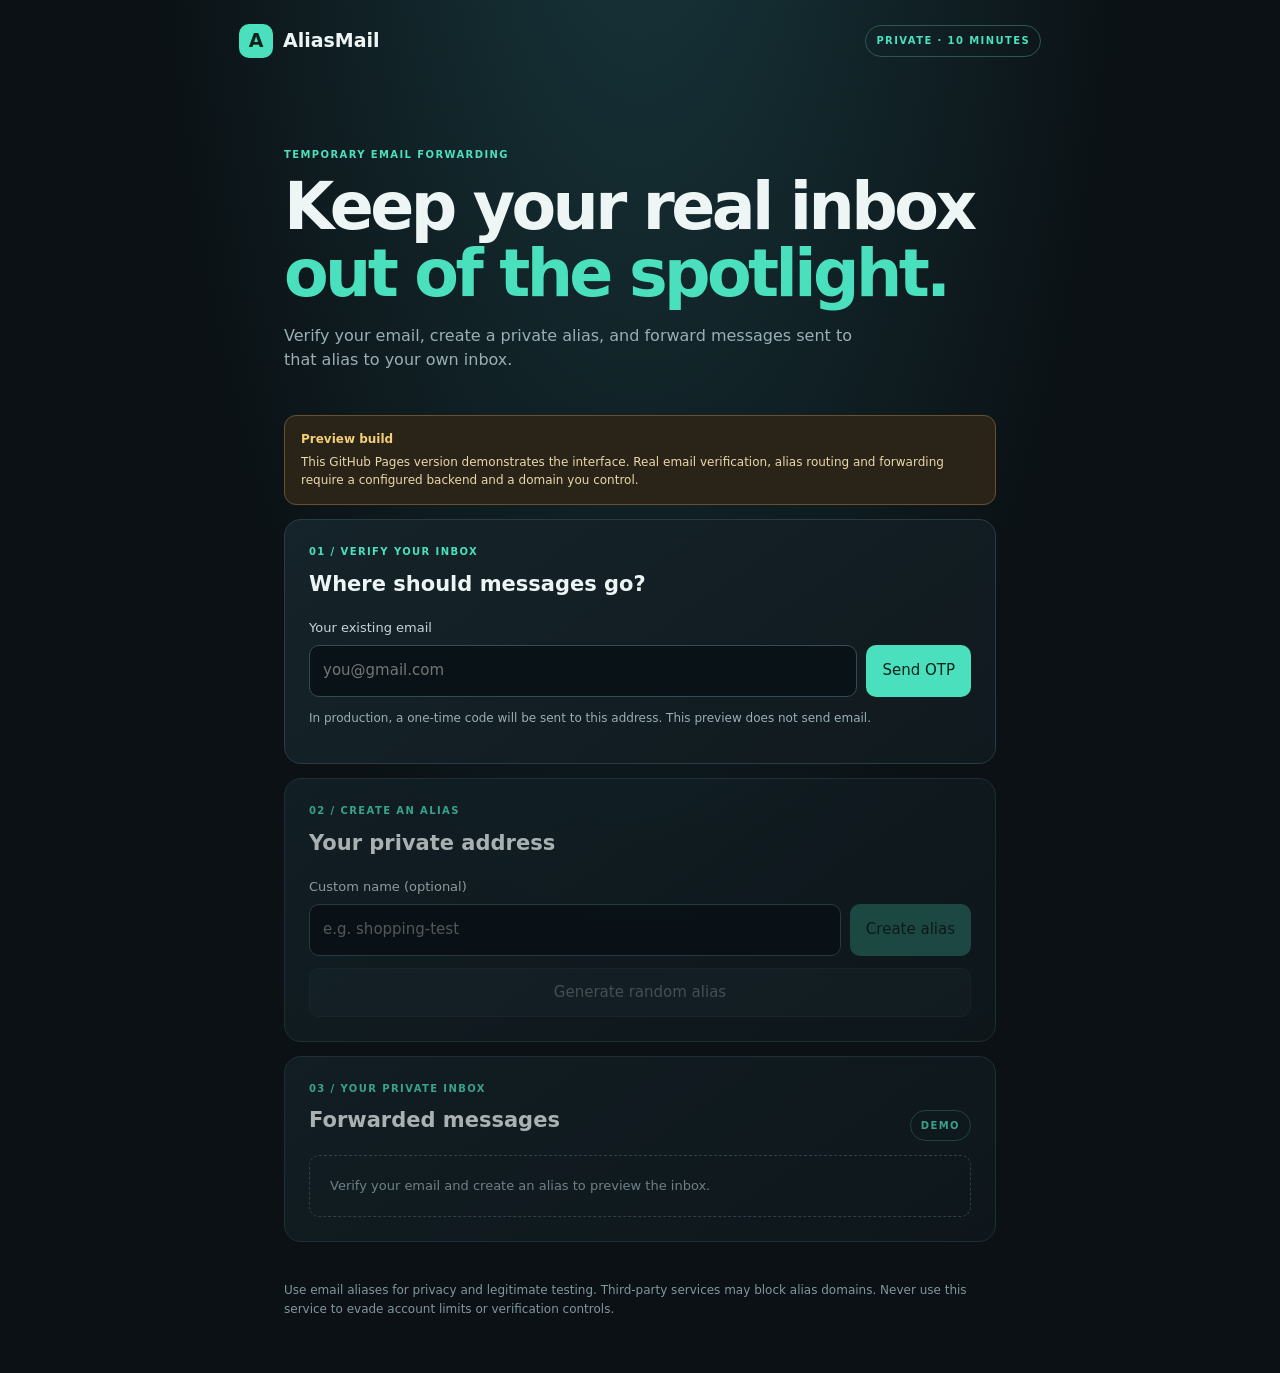
<file: aliasmail/index.html>
<!doctype html>
<html lang="en"><head><meta charset="utf-8"><meta name="viewport" content="width=device-width,initial-scale=1"><meta name="theme-color" content="#0b1115"><title>AliasMail — Private email aliases</title><link rel="stylesheet" href="styles.css"></head>
<body><header><a class="brand" href="#"><span class="logo">A</span> AliasMail</a><span class="tag">PRIVATE · 10 MINUTES</span></header>
<main><section class="hero"><p class="eyebrow">TEMPORARY EMAIL FORWARDING</p><h1>Keep your real inbox<br><em>out of the spotlight.</em></h1><p class="lead">Verify your email, create a private alias, and forward messages sent to that alias to your own inbox.</p></section>
<div class="notice"><b>Preview build</b><span>This GitHub Pages version demonstrates the interface. Real email verification, alias routing and forwarding require a configured backend and a domain you control.</span></div>
<section class="card"><div class="step">01 / VERIFY YOUR INBOX</div><h2>Where should messages go?</h2><label for="email">Your existing email</label><div class="inputrow"><input id="email" type="email" placeholder="you@gmail.com"><button id="send">Send OTP</button></div><div id="codeArea" class="hidden"><label for="code">Verification code</label><div class="inputrow"><input id="code" inputmode="numeric" maxlength="8" placeholder="Enter demo code"><button id="verify">Verify</button></div></div><p class="hint" id="status">In production, a one-time code will be sent to this address. This preview does not send email.</p></section>
<section class="card locked" id="aliasCard"><div class="step">02 / CREATE AN ALIAS</div><h2>Your private address</h2><label for="username">Custom name (optional)</label><div class="inputrow"><input id="username" placeholder="e.g. shopping-test"><button id="create" disabled>Create alias</button></div><button class="secondary full" id="random" disabled>Generate random alias</button><div id="result" class="result hidden"><p class="hint">YOUR TEMPORARY ADDRESS</p><div class="address" id="address"></div><button class="secondary" id="copy">Copy address</button><p class="timer">Expires in <b id="countdown">10:00</b></p></div></section>
<section class="card locked" id="inboxCard"><div class="step">03 / YOUR PRIVATE INBOX</div><div class="inboxhead"><h2>Forwarded messages</h2><span class="tag">DEMO</span></div><div class="empty" id="inbox">Verify your email and create an alias to preview the inbox.</div></section>
</main><footer>Use email aliases for privacy and legitimate testing. Third-party services may block alias domains. Never use this service to evade account limits or verification controls.</footer><script src="app.js"></script></body></html>
</file>
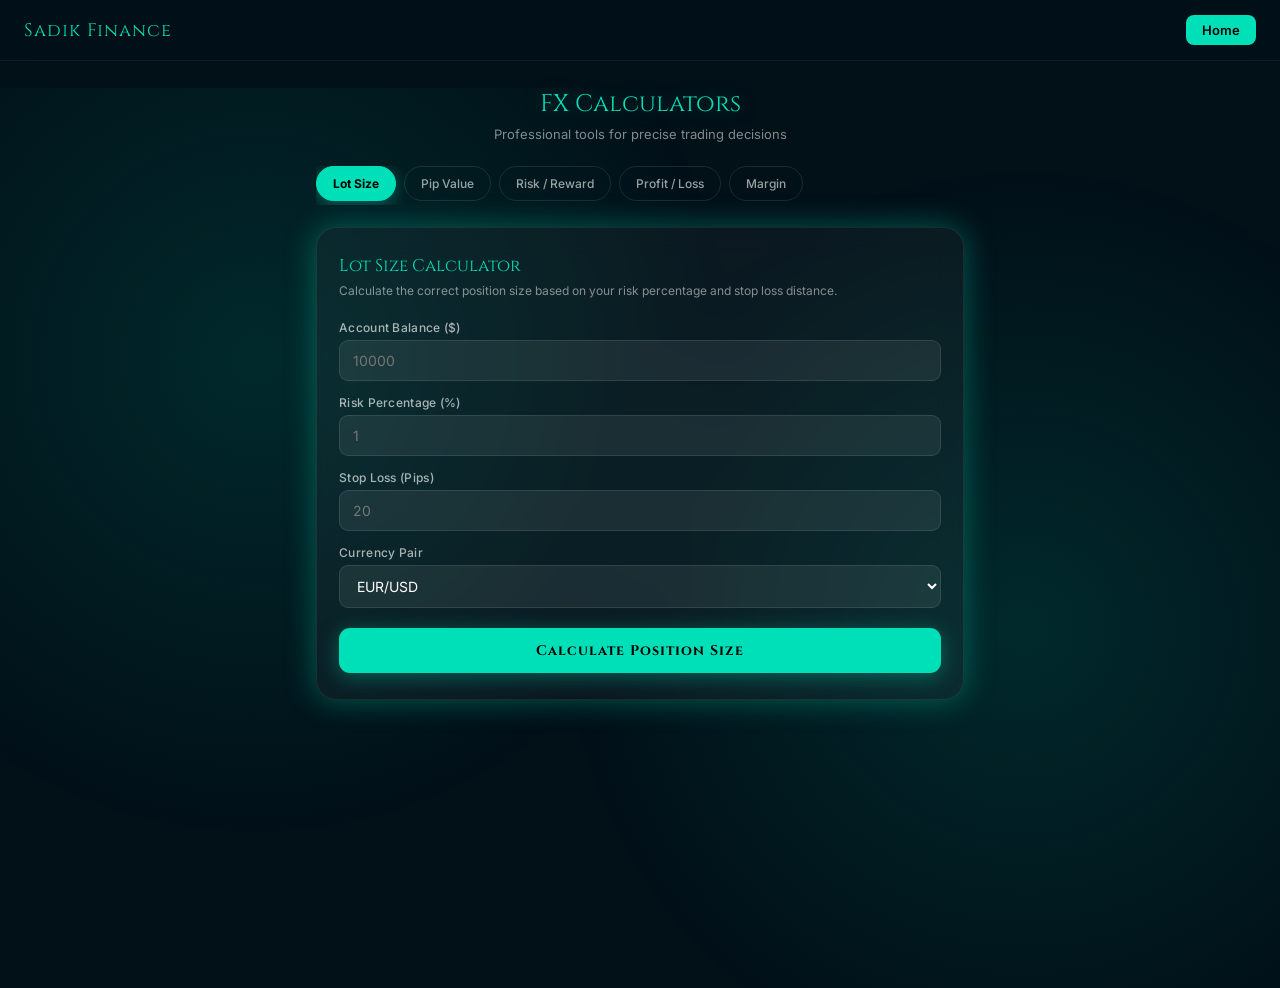
<file: fxlotcalculator/index.html>
<!DOCTYPE html>
<html>
<head>
<meta charset="UTF-8">
<meta name="viewport" content="width=device-width, initial-scale=1.0">
<title>Forex Lot Size Calculator — Free Risk Management Tool | Sadik Finance</title>
<meta name="description" content="Free forex lot size, pip value, risk/reward, margin and P&L calculators by Sadik Finance. Calculate exact position sizes for any pair and account size.">
<meta name="keywords" content="forex lot size calculator, pip value calculator, risk reward calculator, margin calculator, forex position size, sadik finance">
<link rel="canonical" href="https://sadikfinance.github.io/Sadikfinance/fxlotcalculator/">
<meta property="og:title" content="Forex Lot Size Calculator — Free Risk Management Tool | Sadik Finance">
<meta property="og:description" content="Free professional FX calculators: lot size, pip value, risk/reward, margin, P&L. Instant results for any pair and account.">
<meta property="og:url" content="https://sadikfinance.github.io/Sadikfinance/fxlotcalculator/">
<meta property="og:image" content="https://sadikfinance.github.io/Sadikfinance/logo.webp">
<meta property="og:type" content="website">
<link rel="icon" type="image/webp" href="/Sadikfinance/logo.webp">
<link rel="apple-touch-icon" href="/Sadikfinance/logo.webp">
<script type="application/ld+json">
{"@context":"https://schema.org","@type":"WebApplication","name":"Sadik Finance FX Calculators","url":"https://sadikfinance.github.io/Sadikfinance/fxlotcalculator/","description":"Free forex lot size, pip value, risk/reward, margin and P&L calculators.","applicationCategory":"FinanceApplication","operatingSystem":"Any","offers":{"@type":"Offer","price":"0","priceCurrency":"USD"}}
</script>
<link href="https://fonts.googleapis.com/css2?family=Cinzel:wght@600;700&family=Inter:wght@400;500;600&display=swap" rel="stylesheet">
<style>
:root{--primary:#00E0B8;--primary-soft:rgba(0,224,184,0.12);--primary-glow:rgba(0,224,184,0.35);--primary-border:rgba(0,224,184,0.4);}
body.mode-lot{--primary:#00E0B8;--primary-soft:rgba(0,224,184,0.12);--primary-glow:rgba(0,224,184,0.35);--primary-border:rgba(0,224,184,0.4);}
body.mode-pip{--primary:#3B9EFF;--primary-soft:rgba(59,158,255,0.12);--primary-glow:rgba(59,158,255,0.35);--primary-border:rgba(59,158,255,0.4);}
body.mode-rr{--primary:#A78BFA;--primary-soft:rgba(167,139,250,0.12);--primary-glow:rgba(167,139,250,0.35);--primary-border:rgba(167,139,250,0.4);}
body.mode-pl{--primary:#34D399;--primary-soft:rgba(52,211,153,0.12);--primary-glow:rgba(52,211,153,0.35);--primary-border:rgba(52,211,153,0.4);}
body.mode-margin{--primary:#FB923C;--primary-soft:rgba(251,146,60,0.12);--primary-glow:rgba(251,146,60,0.35);--primary-border:rgba(251,146,60,0.4);}

*{margin:0;padding:0;box-sizing:border-box;}
body{font-family:'Inter',sans-serif;background:#021018;color:white;min-height:100vh;}
body::before{content:"";position:fixed;width:100%;height:100%;background:radial-gradient(circle at 20% 30%,var(--primary-soft),transparent 40%),radial-gradient(circle at 80% 60%,var(--primary-soft),transparent 40%);z-index:-1;transition:background 0.5s;}

.navbar{position:fixed;width:100%;top:0;display:flex;justify-content:space-between;align-items:center;padding:15px 24px;background:rgba(2,16,24,0.88);backdrop-filter:blur(14px);border-bottom:1px solid rgba(255,255,255,0.06);z-index:1000;}
.logo{font-family:'Cinzel',serif;font-size:18px;color:var(--primary);letter-spacing:1px;text-decoration:none;transition:color 0.4s;}
.home-btn{background:var(--primary);color:black;padding:7px 16px;border-radius:8px;text-decoration:none;font-weight:600;font-size:13px;transition:background 0.4s,box-shadow 0.3s;}
.home-btn:hover{box-shadow:0 4px 16px var(--primary-glow);}

.main{max-width:680px;margin:88px auto 60px;padding:0 16px;}
.page-title{font-family:'Cinzel',serif;font-size:24px;text-align:center;margin-bottom:6px;color:var(--primary);transition:color 0.4s;text-shadow:0 0 20px var(--primary-glow);}
.page-sub{text-align:center;opacity:0.5;font-size:13px;margin-bottom:24px;}

.tabs{display:flex;overflow-x:auto;gap:8px;margin-bottom:22px;padding-bottom:4px;scrollbar-width:none;}
.tabs::-webkit-scrollbar{display:none;}
.tab-btn{flex-shrink:0;padding:9px 16px;border:1px solid rgba(255,255,255,0.1);border-radius:20px;background:transparent;color:rgba(255,255,255,0.6);font-size:12px;font-weight:500;cursor:pointer;white-space:nowrap;transition:all 0.3s;font-family:'Inter',sans-serif;}
.tab-btn:hover{border-color:var(--primary-border);color:white;background:var(--primary-soft);}
.tab-btn.active{background:var(--primary);color:black;border-color:var(--primary);font-weight:700;box-shadow:0 4px 16px var(--primary-glow);}

.calc-card{background:rgba(255,255,255,0.04);backdrop-filter:blur(14px);border-radius:20px;padding:26px 22px;border:1px solid rgba(255,255,255,0.07);box-shadow:0 0 30px var(--primary-glow);display:none;transition:box-shadow 0.4s;animation:cardIn 0.35s ease;}
.calc-card.active{display:block;}
@keyframes cardIn{from{opacity:0;transform:translateY(10px);}to{opacity:1;transform:translateY(0);}}

.calc-title{font-family:'Cinzel',serif;font-size:17px;color:var(--primary);margin-bottom:4px;transition:color 0.4s;}
.calc-desc{font-size:12px;opacity:0.5;margin-bottom:20px;line-height:1.6;}

.form-group{display:flex;flex-direction:column;gap:5px;margin-bottom:14px;}
label{font-size:12px;opacity:0.65;font-weight:500;letter-spacing:0.3px;}
input,select{background:rgba(255,255,255,0.07);border:1px solid rgba(255,255,255,0.1);border-radius:9px;color:white;padding:11px 13px;font-size:14px;font-family:'Inter',sans-serif;outline:none;transition:border-color 0.3s,background 0.3s,box-shadow 0.3s;width:100%;}
input:focus,select:focus{border-color:var(--primary);background:var(--primary-soft);box-shadow:0 0 0 3px var(--primary-glow);}
select option{background:#052e2b;color:white;}

.calc-btn{width:100%;padding:13px;background:var(--primary);border:none;border-radius:11px;color:black;font-weight:700;font-size:14px;cursor:pointer;font-family:'Cinzel',serif;letter-spacing:1px;margin-top:6px;transition:transform 0.15s,box-shadow 0.3s,background 0.4s;box-shadow:0 4px 20px var(--primary-glow);}
.calc-btn:hover{box-shadow:0 6px 28px var(--primary-glow);transform:translateY(-1px);}
.calc-btn:active{transform:scale(0.97);}

.result-box{margin-top:20px;background:var(--primary-soft);border:1px solid var(--primary-border);border-radius:14px;padding:20px;display:none;transition:border-color 0.4s,background 0.4s,box-shadow 0.4s;}
.result-box.show{display:block;animation:resultIn 0.4s cubic-bezier(0.34,1.56,0.64,1);}
@keyframes resultIn{from{opacity:0;transform:scale(0.95);}to{opacity:1;transform:scale(1);}}
.result-box.pulse{animation:resultPulse 0.5s ease;}
@keyframes resultPulse{0%{box-shadow:0 0 0 0 var(--primary-glow);}50%{box-shadow:0 0 30px 8px var(--primary-glow);}100%{box-shadow:0 0 0 0 var(--primary-glow);}}

.result-label{font-size:11px;opacity:0.5;text-transform:uppercase;letter-spacing:1px;margin-bottom:12px;}
.result-grid{display:grid;grid-template-columns:1fr 1fr;gap:10px;}
.result-item{background:rgba(255,255,255,0.05);border-radius:10px;padding:12px;}
.result-item .rl{font-size:11px;opacity:0.55;margin-bottom:4px;}
.result-item .rv{font-size:18px;font-weight:700;font-family:'Cinzel',serif;color:var(--primary);transition:color 0.4s;animation:numPop 0.4s ease;}
@keyframes numPop{from{transform:scale(0.85);opacity:0;}to{transform:scale(1);opacity:1;}}
.result-full{background:rgba(255,255,255,0.05);border-radius:10px;padding:14px;margin-top:10px;}
.result-full .rl{font-size:11px;opacity:0.55;margin-bottom:4px;}
.result-full .rv{font-size:22px;font-weight:700;font-family:'Cinzel',serif;color:var(--primary);transition:color 0.4s;animation:numPop 0.4s ease;}
.tip-box{margin-top:12px;font-size:12px;opacity:0.6;line-height:1.7;padding:10px 12px;border-radius:8px;background:rgba(255,255,255,0.03);border-left:3px solid var(--primary);transition:border-color 0.4s;}
.profit-color{color:#34D399 !important;}
.loss-color{color:#F87171 !important;}
</style>
</head>
<body class="mode-lot">

<div class="navbar">
  <a class="logo" href="/Sadikfinance/">Sadik Finance</a>
  <a href="/Sadikfinance/" class="home-btn">Home</a>
</div>

<div class="main">
  <div class="page-title">FX Calculators</div>
  <div class="page-sub">Professional tools for precise trading decisions</div>

  <div class="tabs">
    <button class="tab-btn active" onclick="showCalc('lot',this)">Lot Size</button>
    <button class="tab-btn" onclick="showCalc('pip',this)">Pip Value</button>
    <button class="tab-btn" onclick="showCalc('rr',this)">Risk / Reward</button>
    <button class="tab-btn" onclick="showCalc('pl',this)">Profit / Loss</button>
    <button class="tab-btn" onclick="showCalc('margin',this)">Margin</button>
  </div>

  <!-- LOT SIZE -->
  <div class="calc-card active" id="calc-lot">
    <div class="calc-title">Lot Size Calculator</div>
    <div class="calc-desc">Calculate the correct position size based on your risk percentage and stop loss distance.</div>
    <div class="form-group"><label>Account Balance ($)</label><input type="number" id="lot-balance" placeholder="10000"></div>
    <div class="form-group"><label>Risk Percentage (%)</label><input type="number" id="lot-risk" placeholder="1" step="0.1"></div>
    <div class="form-group"><label>Stop Loss (Pips)</label><input type="number" id="lot-sl" placeholder="20"></div>
    <div class="form-group">
      <label>Currency Pair</label>
      <select id="lot-pair">
        <optgroup label="Major Pairs">
          <option value="10">EUR/USD</option><option value="10">GBP/USD</option>
          <option value="10">AUD/USD</option><option value="10">NZD/USD</option>
          <option value="9.1">USD/JPY</option><option value="10">USD/CAD</option>
          <option value="10">USD/CHF</option>
        </optgroup>
        <optgroup label="Cross Pairs">
          <option value="10">EUR/GBP</option><option value="9.1">EUR/JPY</option>
          <option value="9.1">GBP/JPY</option><option value="10">EUR/AUD</option>
          <option value="10">AUD/CAD</option>
        </optgroup>
        <optgroup label="Metals"><option value="1">XAU/USD (Gold)</option></optgroup>
      </select>
    </div>
    <button class="calc-btn" onclick="calcLot()">Calculate Position Size</button>
    <div class="result-box" id="lot-result">
      <div class="result-label">Results</div>
      <div class="result-grid">
        <div class="result-item"><div class="rl">Risk Amount</div><div class="rv" id="lot-risk-amt">—</div></div>
        <div class="result-item"><div class="rl">Lot Size</div><div class="rv" id="lot-size">—</div></div>
        <div class="result-item"><div class="rl">Mini Lots</div><div class="rv" id="lot-mini">—</div></div>
        <div class="result-item"><div class="rl">Micro Lots</div><div class="rv" id="lot-micro">—</div></div>
      </div>
      <div class="tip-box" id="lot-tip"></div>
    </div>
  </div>

  <!-- PIP VALUE -->
  <div class="calc-card" id="calc-pip">
    <div class="calc-title">Pip Value Calculator</div>
    <div class="calc-desc">Find the monetary value of each pip based on your selected lot size.</div>
    <div class="form-group">
      <label>Currency Pair</label>
      <select id="pip-pair">
        <option value="10,4">EUR/USD</option><option value="10,4">GBP/USD</option>
        <option value="10,4">AUD/USD</option><option value="10,4">NZD/USD</option>
        <option value="9.1,2">USD/JPY</option><option value="10,4">USD/CAD</option>
        <option value="10,4">USD/CHF</option><option value="10,4">EUR/GBP</option>
        <option value="9.1,2">EUR/JPY</option><option value="9.1,2">GBP/JPY</option>
        <option value="1,2">XAU/USD (Gold)</option>
      </select>
    </div>
    <div class="form-group">
      <label>Lot Size</label>
      <select id="pip-lot">
        <option value="100000">1.00 Standard Lot</option>
        <option value="50000">0.50 Standard Lot</option>
        <option value="10000">0.10 Mini Lot</option>
        <option value="5000">0.05 Mini Lot</option>
        <option value="1000">0.01 Micro Lot</option>
      </select>
    </div>
    <div class="form-group"><label>Number of Pips</label><input type="number" id="pip-count" placeholder="20"></div>
    <button class="calc-btn" onclick="calcPip()">Calculate Pip Value</button>
    <div class="result-box" id="pip-result">
      <div class="result-label">Results</div>
      <div class="result-grid">
        <div class="result-item"><div class="rl">Value Per Pip</div><div class="rv" id="pip-per">—</div></div>
        <div class="result-item"><div class="rl">Total Value</div><div class="rv" id="pip-total">—</div></div>
      </div>
      <div class="tip-box" id="pip-tip"></div>
    </div>
  </div>

  <!-- RISK REWARD -->
  <div class="calc-card" id="calc-rr">
    <div class="calc-title">Risk / Reward Calculator</div>
    <div class="calc-desc">Calculate your R:R ratio and evaluate whether the trade setup is worth taking.</div>
    <div class="form-group"><label>Entry Price</label><input type="number" id="rr-entry" placeholder="1.08500" step="0.00001"></div>
    <div class="form-group"><label>Stop Loss Price</label><input type="number" id="rr-sl" placeholder="1.08200" step="0.00001"></div>
    <div class="form-group"><label>Take Profit Price</label><input type="number" id="rr-tp" placeholder="1.09100" step="0.00001"></div>
    <div class="form-group"><label>Account Balance ($)</label><input type="number" id="rr-balance" placeholder="10000"></div>
    <div class="form-group"><label>Risk Amount ($)</label><input type="number" id="rr-risk" placeholder="100"></div>
    <button class="calc-btn" onclick="calcRR()">Calculate Risk / Reward</button>
    <div class="result-box" id="rr-result">
      <div class="result-label">Results</div>
      <div class="result-full"><div class="rl">Risk : Reward Ratio</div><div class="rv" id="rr-ratio">—</div></div>
      <div class="result-grid" style="margin-top:10px;">
        <div class="result-item"><div class="rl">Risk (Pips)</div><div class="rv" id="rr-risk-pips">—</div></div>
        <div class="result-item"><div class="rl">Reward (Pips)</div><div class="rv" id="rr-reward-pips">—</div></div>
        <div class="result-item"><div class="rl">Potential Loss</div><div class="rv" id="rr-loss" style="color:#F87171;">—</div></div>
        <div class="result-item"><div class="rl">Potential Profit</div><div class="rv" id="rr-profit">—</div></div>
      </div>
      <div class="tip-box" id="rr-tip"></div>
    </div>
  </div>

  <!-- PROFIT LOSS -->
  <div class="calc-card" id="calc-pl">
    <div class="calc-title">Profit / Loss Calculator</div>
    <div class="calc-desc">Calculate the exact profit or loss for any trade setup before entering.</div>
    <div class="form-group">
      <label>Currency Pair</label>
      <select id="pl-pair">
        <option value="10">EUR/USD</option><option value="10">GBP/USD</option>
        <option value="10">AUD/USD</option><option value="10">NZD/USD</option>
        <option value="9.1">USD/JPY</option><option value="10">USD/CAD</option>
        <option value="10">USD/CHF</option><option value="10">EUR/GBP</option>
        <option value="9.1">EUR/JPY</option><option value="9.1">GBP/JPY</option>
        <option value="1">XAU/USD (Gold)</option>
      </select>
    </div>
    <div class="form-group">
      <label>Trade Direction</label>
      <select id="pl-type"><option value="buy">Buy (Long)</option><option value="sell">Sell (Short)</option></select>
    </div>
    <div class="form-group"><label>Lot Size</label><input type="number" id="pl-lot" placeholder="0.10" step="0.01"></div>
    <div class="form-group"><label>Entry Price</label><input type="number" id="pl-entry" placeholder="1.08500" step="0.00001"></div>
    <div class="form-group"><label>Exit Price</label><input type="number" id="pl-exit" placeholder="1.09100" step="0.00001"></div>
    <button class="calc-btn" onclick="calcPL()">Calculate Profit / Loss</button>
    <div class="result-box" id="pl-result">
      <div class="result-label">Results</div>
      <div class="result-full"><div class="rl">Profit / Loss</div><div class="rv" id="pl-amount">—</div></div>
      <div class="result-grid" style="margin-top:10px;">
        <div class="result-item"><div class="rl">Pips Moved</div><div class="rv" id="pl-pips">—</div></div>
        <div class="result-item"><div class="rl">Per Pip Value</div><div class="rv" id="pl-pip-val">—</div></div>
      </div>
      <div class="tip-box" id="pl-tip"></div>
    </div>
  </div>

  <!-- MARGIN -->
  <div class="calc-card" id="calc-margin">
    <div class="calc-title">Margin Calculator</div>
    <div class="calc-desc">Calculate the required margin to open a position at your selected leverage.</div>
    <div class="form-group">
      <label>Currency Pair</label>
      <select id="margin-pair">
        <option value="1.085">EUR/USD</option><option value="1.27">GBP/USD</option>
        <option value="0.65">AUD/USD</option><option value="0.61">NZD/USD</option>
        <option value="0.0067">USD/JPY</option><option value="1.00">USD/CAD</option>
        <option value="1.00">USD/CHF</option><option value="2300">XAU/USD (Gold)</option>
      </select>
    </div>
    <div class="form-group"><label>Lot Size</label><input type="number" id="margin-lot" placeholder="0.10" step="0.01"></div>
    <div class="form-group">
      <label>Leverage</label>
      <select id="margin-leverage">
        <option value="100">1:100</option><option value="200">1:200</option>
        <option value="500">1:500</option><option value="1000">1:1000</option>
        <option value="50">1:50</option><option value="30">1:30</option>
      </select>
    </div>
    <div class="form-group"><label>Account Balance ($)</label><input type="number" id="margin-balance" placeholder="10000"></div>
    <button class="calc-btn" onclick="calcMargin()">Calculate Margin</button>
    <div class="result-box" id="margin-result">
      <div class="result-label">Results</div>
      <div class="result-grid">
        <div class="result-item"><div class="rl">Required Margin</div><div class="rv" id="margin-req">—</div></div>
        <div class="result-item"><div class="rl">Free Margin</div><div class="rv" id="margin-free">—</div></div>
        <div class="result-item"><div class="rl">Margin Level</div><div class="rv" id="margin-level">—</div></div>
        <div class="result-item"><div class="rl">Position Size</div><div class="rv" id="margin-pos">—</div></div>
      </div>
      <div class="tip-box" id="margin-tip"></div>
    </div>
  </div>

</div>

<script>
const modeMap={lot:'mode-lot',pip:'mode-pip',rr:'mode-rr',pl:'mode-pl',margin:'mode-margin'};

function showCalc(id,btn){
  document.querySelectorAll('.calc-card').forEach(c=>c.classList.remove('active'));
  document.querySelectorAll('.tab-btn').forEach(b=>b.classList.remove('active'));
  document.getElementById('calc-'+id).classList.add('active');
  btn.classList.add('active');
  document.body.className=modeMap[id];
}

function triggerResult(el){
  el.classList.remove('show','pulse');
  void el.offsetWidth;
  el.classList.add('show','pulse');
}

function calcLot(){
  const balance=parseFloat(document.getElementById('lot-balance').value);
  const risk=parseFloat(document.getElementById('lot-risk').value);
  const sl=parseFloat(document.getElementById('lot-sl').value);
  const pv=parseFloat(document.getElementById('lot-pair').value);
  if(!balance||!risk||!sl){alert('Please fill all fields');return;}
  const riskAmt=balance*(risk/100);
  const lot=riskAmt/(sl*pv);
  document.getElementById('lot-risk-amt').textContent='$'+riskAmt.toFixed(2);
  document.getElementById('lot-size').textContent=lot.toFixed(2);
  document.getElementById('lot-mini').textContent=(lot*10).toFixed(1);
  document.getElementById('lot-micro').textContent=(lot*100).toFixed(0);
  document.getElementById('lot-tip').textContent=lot<0.01?'Lot size is very small. Consider adjusting your parameters.':lot>1?'Large lot size. Verify your risk settings carefully.':'Position size is within recommended range.';
  triggerResult(document.getElementById('lot-result'));
}

function calcPip(){
  const pv=document.getElementById('pip-pair').value.split(',');
  const pipVal=parseFloat(pv[0]);
  const units=parseFloat(document.getElementById('pip-lot').value);
  const pips=parseFloat(document.getElementById('pip-count').value);
  if(!pips){alert('Please enter number of pips');return;}
  const perPip=(pipVal*units)/100000;
  const total=perPip*pips;
  document.getElementById('pip-per').textContent='$'+perPip.toFixed(2);
  document.getElementById('pip-total').textContent='$'+total.toFixed(2);
  document.getElementById('pip-tip').textContent=pips+' pips with selected lot = $'+total.toFixed(2)+' total value.';
  triggerResult(document.getElementById('pip-result'));
}

function calcRR(){
  const entry=parseFloat(document.getElementById('rr-entry').value);
  const sl=parseFloat(document.getElementById('rr-sl').value);
  const tp=parseFloat(document.getElementById('rr-tp').value);
  const riskAmt=parseFloat(document.getElementById('rr-risk').value);
  if(!entry||!sl||!tp){alert('Please fill Entry, SL and TP');return;}
  const riskPips=Math.abs(entry-sl)*10000;
  const rewardPips=Math.abs(tp-entry)*10000;
  const ratio=(rewardPips/riskPips).toFixed(2);
  const profit=riskAmt?(riskAmt*ratio).toFixed(2):null;
  document.getElementById('rr-ratio').textContent='1 : '+ratio;
  document.getElementById('rr-risk-pips').textContent=riskPips.toFixed(1);
  document.getElementById('rr-reward-pips').textContent=rewardPips.toFixed(1);
  document.getElementById('rr-loss').textContent=riskAmt?'-$'+riskAmt:'—';
  document.getElementById('rr-profit').textContent=profit?'+$'+profit:'—';
  document.getElementById('rr-tip').textContent=ratio>=2?'Excellent R:R ratio. This setup is worth considering.':ratio>=1.5?'Acceptable R:R ratio.':ratio>=1?'Minimum R:R. Consider finding a better entry.':'Poor R:R. Avoid this setup.';
  triggerResult(document.getElementById('rr-result'));
}

function calcPL(){
  const pv=parseFloat(document.getElementById('pl-pair').value);
  const type=document.getElementById('pl-type').value;
  const lot=parseFloat(document.getElementById('pl-lot').value);
  const entry=parseFloat(document.getElementById('pl-entry').value);
  const exit=parseFloat(document.getElementById('pl-exit').value);
  if(!lot||!entry||!exit){alert('Please fill all fields');return;}
  const pips=type==='buy'?(exit-entry)*10000:(entry-exit)*10000;
  const perPip=pv*lot;
  const total=pips*perPip;
  const amtEl=document.getElementById('pl-amount');
  amtEl.textContent=(total>=0?'+$':'-$')+Math.abs(total).toFixed(2);
  amtEl.className='rv '+(total>=0?'profit-color':'loss-color');
  document.getElementById('pl-pips').textContent=(pips>=0?'+':'')+pips.toFixed(1);
  document.getElementById('pl-pip-val').textContent='$'+perPip.toFixed(2);
  document.getElementById('pl-tip').textContent=total>=0?'Profitable trade. +$'+total.toFixed(2)+' gained.':'Loss trade. -$'+Math.abs(total).toFixed(2)+' lost.';
  triggerResult(document.getElementById('pl-result'));
}

function calcMargin(){
  const price=parseFloat(document.getElementById('margin-pair').value);
  const lot=parseFloat(document.getElementById('margin-lot').value);
  const lev=parseFloat(document.getElementById('margin-leverage').value);
  const bal=parseFloat(document.getElementById('margin-balance').value);
  if(!lot){alert('Please enter lot size');return;}
  const pos=lot*100000*price;
  const req=pos/lev;
  const free=bal?(bal-req):null;
  const lvl=bal?((bal/req)*100).toFixed(0):null;
  document.getElementById('margin-req').textContent='$'+req.toFixed(2);
  document.getElementById('margin-free').textContent=free!==null?'$'+free.toFixed(2):'—';
  document.getElementById('margin-level').textContent=lvl?lvl+'%':'—';
  document.getElementById('margin-pos').textContent='$'+pos.toFixed(0);
  document.getElementById('margin-tip').textContent=lvl?lvl>1000?'Safe margin level. Sufficient free margin available.':lvl>200?'Acceptable margin level.':lvl>100?'Low margin level. Risk of margin call.':'Danger. Margin call likely. Reduce lot size.':'Enter account balance to view margin level analysis.';
  triggerResult(document.getElementById('margin-result'));
}
</script>
</body>
</html>
</file>
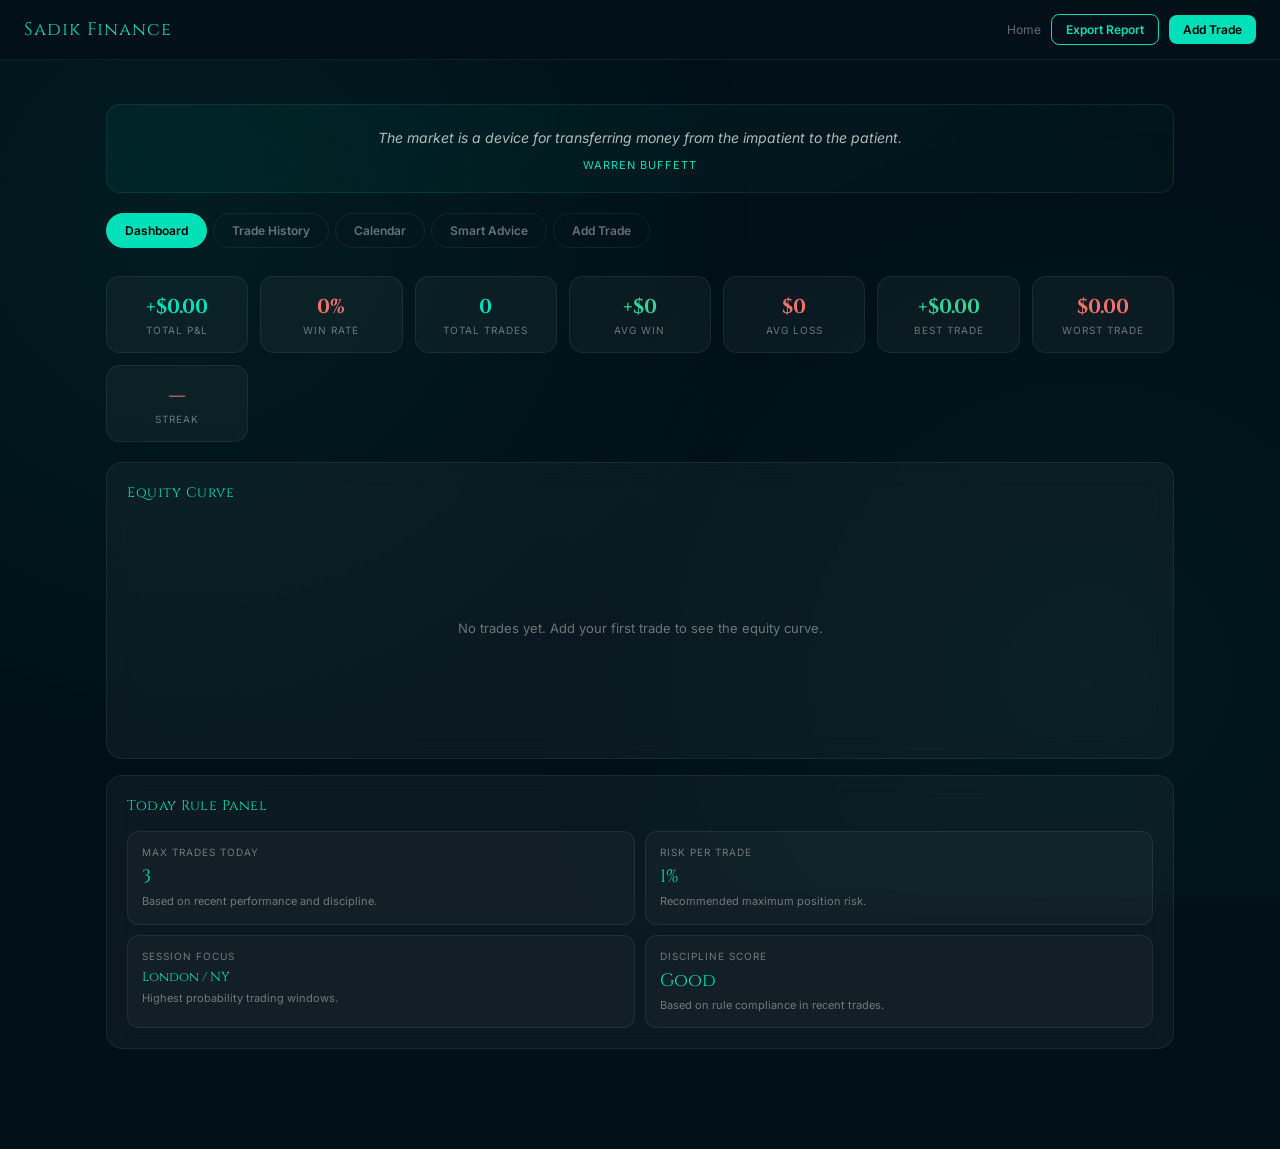
<file: journal/index.html>
<!DOCTYPE html>
<html lang="en">
<head>
<meta charset="UTF-8">
<meta name="viewport" content="width=device-width, initial-scale=1.0">
<title>Trading Journal — Track Trades & Improve Performance | Sadik Finance</title>
<meta name="description" content="Free professional trading journal by Sadik Finance. Log every trade, track your win rate, equity curve, discipline score, and get smart performance advice.">
<meta name="keywords" content="trading journal, forex journal, trade tracker, win rate tracker, equity curve, prop firm journal, sadik finance">
<link rel="canonical" href="https://sadikfinance.github.io/Sadikfinance/journal/">
<meta property="og:title" content="Trading Journal — Track Trades & Improve Performance | Sadik Finance">
<meta property="og:description" content="Free professional trading journal. Log trades, track win rate, equity curve, and get smart advice based on your real performance data.">
<meta property="og:url" content="https://sadikfinance.github.io/Sadikfinance/journal/">
<meta property="og:image" content="https://sadikfinance.github.io/Sadikfinance/logo.webp">
<meta property="og:type" content="website">
<link rel="icon" type="image/webp" href="/Sadikfinance/logo.webp">
<link rel="apple-touch-icon" href="/Sadikfinance/logo.webp">
<script type="application/ld+json">
{"@context":"https://schema.org","@type":"WebApplication","name":"Sadik Finance Trading Journal","url":"https://sadikfinance.github.io/Sadikfinance/journal/","description":"Free professional trading journal for forex and prop firm traders.","applicationCategory":"FinanceApplication","operatingSystem":"Any","offers":{"@type":"Offer","price":"0","priceCurrency":"USD"}}
</script>
<link href="https://fonts.googleapis.com/css2?family=Cinzel:wght@700&family=Inter:wght@400;500;600;700&display=swap" rel="stylesheet">
<style>
:root{
  --bg:#021018;--bg2:#031a14;
  --card:rgba(255,255,255,0.04);--border:rgba(255,255,255,0.07);
  --teal:#00E0B8;--teal-soft:rgba(0,224,184,0.1);--teal-glow:rgba(0,224,184,0.3);
  --red:#F87171;--red-soft:rgba(248,113,113,0.1);
  --green:#34D399;--green-soft:rgba(52,211,153,0.1);
  --text:rgba(255,255,255,0.85);--muted:rgba(255,255,255,0.4);
}
*{margin:0;padding:0;box-sizing:border-box;}
body{font-family:'Inter',sans-serif;background:var(--bg);color:var(--text);min-height:100vh;overflow-x:hidden;}
body::before{content:"";position:fixed;inset:0;background:radial-gradient(circle at 15% 25%,rgba(0,224,184,0.06),transparent 45%),radial-gradient(circle at 85% 75%,rgba(0,224,184,0.04),transparent 45%);z-index:-1;pointer-events:none;}
::-webkit-scrollbar{width:4px;}
::-webkit-scrollbar-thumb{background:rgba(0,224,184,0.3);border-radius:2px;}

/* NAVBAR */
.navbar{position:fixed;top:0;width:100%;z-index:1000;display:flex;justify-content:space-between;align-items:center;padding:14px 24px;background:rgba(2,16,24,0.92);backdrop-filter:blur(16px);border-bottom:1px solid var(--border);}
.nav-logo{font-family:'Cinzel',serif;font-size:18px;color:var(--teal);letter-spacing:1px;text-decoration:none;}
.nav-right{display:flex;gap:10px;align-items:center;}
.home-link{color:var(--muted);font-size:12px;text-decoration:none;transition:0.2s;}
.home-link:hover{color:var(--teal);}
.nav-btn{padding:7px 14px;border-radius:8px;font-size:12px;font-weight:600;cursor:pointer;transition:0.2s;font-family:'Inter',sans-serif;border:none;}
.btn-outline{background:transparent;border:1px solid var(--teal);color:var(--teal);}
.btn-outline:hover{background:var(--teal-soft);}
.btn-primary{background:var(--teal);color:black;}
.btn-primary:hover{box-shadow:0 4px 14px var(--teal-glow);}

/* MAIN */
.main{max-width:1100px;margin:80px auto 60px;padding:24px 16px;}

/* TABS */
.tabs{display:flex;gap:6px;margin-bottom:24px;overflow-x:auto;padding-bottom:4px;scrollbar-width:none;}
.tabs::-webkit-scrollbar{display:none;}
.tab{padding:9px 18px;border-radius:20px;font-size:12px;font-weight:600;cursor:pointer;border:1px solid var(--border);background:transparent;color:var(--muted);transition:0.25s;white-space:nowrap;font-family:'Inter',sans-serif;}
.tab:hover{border-color:var(--teal);color:white;background:var(--teal-soft);}
.tab.active{background:var(--teal);color:black;border-color:var(--teal);}

/* PANELS */
.panel{display:none;animation:fadeUp 0.3s ease;}
.panel.active{display:block;}
@keyframes fadeUp{from{opacity:0;transform:translateY(8px);}to{opacity:1;transform:translateY(0);}}

/* CARD */
.card{background:var(--card);border:1px solid var(--border);border-radius:16px;padding:20px;backdrop-filter:blur(12px);margin-bottom:16px;}
.card-title{font-family:'Cinzel',serif;font-size:14px;color:var(--teal);margin-bottom:16px;letter-spacing:0.5px;}

/* QUOTE */
.quote-box{background:linear-gradient(135deg,rgba(0,224,184,0.06),rgba(0,224,184,0.02));border:1px solid rgba(0,224,184,0.12);border-radius:14px;padding:20px;text-align:center;margin-bottom:20px;}
.quote-text{font-size:14px;line-height:1.8;color:rgba(255,255,255,0.7);font-style:italic;}
.quote-author{font-size:11px;color:var(--teal);margin-top:8px;letter-spacing:1px;text-transform:uppercase;}

/* STATS */
.stats-grid{display:grid;grid-template-columns:repeat(auto-fit,minmax(130px,1fr));gap:12px;margin-bottom:20px;}
.stat-card{background:var(--card);border:1px solid var(--border);border-radius:14px;padding:16px;text-align:center;transition:0.2s;}
.stat-card:hover{border-color:rgba(0,224,184,0.2);box-shadow:0 0 20px rgba(0,224,184,0.08);}
.stat-val{font-family:'Cinzel',serif;font-size:20px;font-weight:700;margin-bottom:4px;}
.stat-label{font-size:10px;color:var(--muted);text-transform:uppercase;letter-spacing:1px;}
.s-pos{color:var(--green);}
.s-neg{color:var(--red);}
.s-neu{color:var(--teal);}

/* CHART */
.chart-wrap{position:relative;width:100%;height:220px;}
#equityChart{width:100%;height:100%;border-radius:10px;}
.chart-empty{position:absolute;inset:0;display:flex;align-items:center;justify-content:center;color:var(--muted);font-size:13px;}

/* RULE GRID */
.rule-grid{display:grid;grid-template-columns:1fr 1fr;gap:10px;}
.rule-card{background:rgba(255,255,255,0.03);border:1px solid var(--border);border-radius:12px;padding:14px;}
.rule-label{font-size:10px;color:var(--muted);text-transform:uppercase;letter-spacing:1px;margin-bottom:6px;}
.rule-val{font-family:'Cinzel',serif;font-size:18px;color:var(--teal);}
.rule-desc{font-size:11px;color:var(--muted);margin-top:4px;line-height:1.5;}

/* FORM */
.form-grid{display:grid;grid-template-columns:1fr 1fr;gap:12px;}
.form-group{display:flex;flex-direction:column;gap:5px;}
.form-group.full{grid-column:1/-1;}
.form-label{font-size:11px;color:var(--muted);font-weight:500;letter-spacing:0.3px;text-transform:uppercase;}
.form-input{background:rgba(255,255,255,0.06);border:1px solid var(--border);border-radius:9px;color:white;padding:10px 12px;font-size:13px;font-family:'Inter',sans-serif;outline:none;transition:0.2s;width:100%;}
.form-input:focus{border-color:var(--teal);background:var(--teal-soft);box-shadow:0 0 0 3px rgba(0,224,184,0.12);}
select.form-input option{background:#031a14;}
textarea.form-input{height:70px;resize:none;}
.img-upload{border:2px dashed rgba(0,224,184,0.2);border-radius:10px;padding:20px;text-align:center;cursor:pointer;transition:0.2s;}
.img-upload:hover{border-color:var(--teal);background:var(--teal-soft);}
.img-upload input{display:none;}
.img-upload p{font-size:12px;color:var(--muted);margin-top:6px;}
.img-preview{width:100%;border-radius:8px;margin-top:10px;max-height:180px;object-fit:cover;display:none;}
.submit-btn{width:100%;padding:13px;background:var(--teal);border:none;border-radius:11px;color:black;font-weight:700;font-size:14px;cursor:pointer;font-family:'Cinzel',serif;letter-spacing:1px;margin-top:14px;transition:0.2s;}
.submit-btn:hover{box-shadow:0 4px 20px var(--teal-glow);transform:translateY(-1px);}
.submit-btn:active{transform:scale(0.98);}

/* FILTER */
.filter-bar{display:flex;gap:8px;flex-wrap:wrap;margin-bottom:16px;align-items:center;}
.filter-input{background:var(--card);border:1px solid var(--border);border-radius:9px;color:white;padding:8px 12px;font-size:12px;font-family:'Inter',sans-serif;outline:none;}
.filter-input:focus{border-color:var(--teal);}
.filter-btn{padding:8px 14px;border-radius:9px;font-size:12px;cursor:pointer;font-family:'Inter',sans-serif;border:none;transition:0.2s;font-weight:600;}
.f-go{background:var(--teal);color:black;}
.f-clear{background:rgba(248,113,113,0.1);border:1px solid rgba(248,113,113,0.2);color:var(--red);}
.f-clear:hover{background:rgba(248,113,113,0.2);}

/* SUMMARY BAR */
.summary-bar{display:flex;gap:14px;padding:12px 16px;background:var(--card);border:1px solid var(--border);border-radius:12px;margin-bottom:16px;flex-wrap:wrap;}
.summary-item{font-size:12px;color:var(--muted);}
.summary-item span{font-weight:700;}
.pos{color:var(--green);}
.neg{color:var(--red);}
.neu{color:var(--teal);}

/* TRADE CARDS */
.trade-card{background:var(--card);border:1px solid var(--border);border-radius:14px;padding:16px;margin-bottom:12px;transition:0.2s;border-left:3px solid transparent;}
.trade-card.win{border-left-color:var(--green);}
.trade-card.lose{border-left-color:var(--red);}
.trade-card:hover{transform:translateY(-2px);box-shadow:0 6px 24px rgba(0,0,0,0.2);}
.tc-header{display:flex;justify-content:space-between;align-items:center;margin-bottom:10px;}
.tc-pair{font-family:'Cinzel',serif;font-size:15px;}
.tc-pl{font-size:17px;font-weight:700;}
.tc-details{display:grid;grid-template-columns:repeat(3,1fr);gap:6px;margin-bottom:10px;}
.tc-detail{font-size:11px;color:var(--muted);}
.tc-detail span{display:block;color:white;font-weight:500;margin-top:2px;}
.tc-tags{display:flex;gap:6px;flex-wrap:wrap;}
.tc-tag{padding:3px 9px;border-radius:20px;font-size:10px;font-weight:600;background:var(--teal-soft);color:var(--teal);border:1px solid rgba(0,224,184,0.15);}
.tc-tag.sell{background:rgba(248,113,113,0.1);color:var(--red);border-color:rgba(248,113,113,0.15);}
.tc-notes{font-size:11px;color:var(--muted);margin-top:8px;font-style:italic;}
.tc-img{width:100%;border-radius:8px;margin-top:10px;max-height:180px;object-fit:cover;}
.tc-del{background:rgba(248,113,113,0.12);border:none;color:var(--red);padding:4px 10px;border-radius:6px;cursor:pointer;font-size:11px;}

/* CALENDAR */
.cal-header{display:flex;justify-content:space-between;align-items:center;margin-bottom:16px;}
.cal-nav{background:none;border:1px solid var(--border);color:white;padding:6px 14px;border-radius:8px;cursor:pointer;font-size:14px;transition:0.2s;}
.cal-nav:hover{border-color:var(--teal);color:var(--teal);}
.cal-month{font-family:'Cinzel',serif;font-size:16px;color:var(--teal);}
.cal-grid{display:grid;grid-template-columns:repeat(7,1fr);gap:4px;}
.cal-day-name{text-align:center;font-size:10px;color:var(--muted);padding:6px 0;text-transform:uppercase;letter-spacing:0.5px;}
.cal-day{border-radius:8px;padding:6px 4px;text-align:center;font-size:12px;min-height:44px;cursor:pointer;transition:0.2s;border:1px solid transparent;display:flex;flex-direction:column;align-items:center;justify-content:center;gap:2px;}
.cal-day:hover{border-color:var(--border);background:var(--card);}
.cal-day.empty{cursor:default;}
.cal-day.has-profit{background:rgba(52,211,153,0.1);border-color:rgba(52,211,153,0.2);}
.cal-day.has-loss{background:rgba(248,113,113,0.1);border-color:rgba(248,113,113,0.2);}
.cal-day.today{border-color:var(--teal);}
.cal-day-num{font-weight:600;}
.cal-day-pl{font-size:9px;font-weight:700;}
.cal-day.has-profit .cal-day-pl{color:var(--green);}
.cal-day.has-loss .cal-day-pl{color:var(--red);}
.cal-day-trades{margin-top:16px;}

/* ADVICE */
.advice-card{background:var(--card);border:1px solid var(--border);border-radius:14px;padding:18px;margin-bottom:12px;border-left:3px solid var(--teal);}
.advice-card.warn{border-left-color:#FB923C;}
.advice-card.danger{border-left-color:var(--red);}
.advice-title{font-size:13px;font-weight:700;margin-bottom:6px;color:white;}
.advice-text{font-size:12px;color:var(--muted);line-height:1.7;}

@media(max-width:600px){
  .form-grid{grid-template-columns:1fr;}
  .stats-grid{grid-template-columns:repeat(2,1fr);}
  .tc-details{grid-template-columns:repeat(2,1fr);}
  .rule-grid{grid-template-columns:1fr;}
  .nav-right .nav-btn:first-child{display:none;}
}
</style>
</head>
<body>

<nav class="navbar">
  <a class="nav-logo" href="/Sadikfinance/">Sadik Finance</a>
  <div class="nav-right">
    <a href="/Sadikfinance/" class="home-link">Home</a>
    <button class="nav-btn btn-outline" onclick="exportReport()">Export Report</button>
    <button class="nav-btn btn-primary" onclick="goAddTrade()">Add Trade</button>
  </div>
</nav>

<div class="main">

  <div class="quote-box">
    <div class="quote-text" id="quoteText"></div>
    <div class="quote-author" id="quoteAuthor"></div>
  </div>

  <div class="tabs">
    <button class="tab active" onclick="showTab('dashboard',this)">Dashboard</button>
    <button class="tab" onclick="showTab('trades',this)">Trade History</button>
    <button class="tab" onclick="showTab('calendar',this)">Calendar</button>
    <button class="tab" onclick="showTab('advice',this)">Smart Advice</button>
    <button class="tab" onclick="showTab('addtrade',this)">Add Trade</button>
  </div>

  <!-- DASHBOARD -->
  <div class="panel active" id="panel-dashboard">
    <div class="stats-grid">
      <div class="stat-card"><div class="stat-val s-neu" id="s-pl">$0</div><div class="stat-label">Total P&L</div></div>
      <div class="stat-card"><div class="stat-val s-neu" id="s-wr">0%</div><div class="stat-label">Win Rate</div></div>
      <div class="stat-card"><div class="stat-val s-neu" id="s-count">0</div><div class="stat-label">Total Trades</div></div>
      <div class="stat-card"><div class="stat-val s-pos" id="s-avgwin">$0</div><div class="stat-label">Avg Win</div></div>
      <div class="stat-card"><div class="stat-val s-neg" id="s-avgloss">$0</div><div class="stat-label">Avg Loss</div></div>
      <div class="stat-card"><div class="stat-val s-pos" id="s-best">$0</div><div class="stat-label">Best Trade</div></div>
      <div class="stat-card"><div class="stat-val s-neg" id="s-worst">$0</div><div class="stat-label">Worst Trade</div></div>
      <div class="stat-card"><div class="stat-val s-neu" id="s-streak">—</div><div class="stat-label">Streak</div></div>
    </div>

    <div class="card">
      <div class="card-title">Equity Curve</div>
      <div class="chart-wrap">
        <canvas id="equityChart"></canvas>
        <div class="chart-empty" id="chartEmpty">No trades yet. Add your first trade to see the equity curve.</div>
      </div>
    </div>

    <div class="card">
      <div class="card-title">Today Rule Panel</div>
      <div class="rule-grid">
        <div class="rule-card"><div class="rule-label">Max Trades Today</div><div class="rule-val" id="r-trades">2</div><div class="rule-desc">Based on recent performance and discipline.</div></div>
        <div class="rule-card"><div class="rule-label">Risk Per Trade</div><div class="rule-val" id="r-risk">1%</div><div class="rule-desc">Recommended maximum position risk.</div></div>
        <div class="rule-card"><div class="rule-label">Session Focus</div><div class="rule-val" id="r-session" style="font-size:13px;margin-top:4px;">London / NY</div><div class="rule-desc">Highest probability trading windows.</div></div>
        <div class="rule-card"><div class="rule-label">Discipline Score</div><div class="rule-val" id="r-disc">—</div><div class="rule-desc">Based on rule compliance in recent trades.</div></div>
      </div>
    </div>
  </div>

  <!-- TRADE HISTORY -->
  <div class="panel" id="panel-trades">
    <div class="filter-bar">
      <input type="date" class="filter-input" id="f-date">
      <input type="text" class="filter-input" id="f-pair" placeholder="Pair (e.g. EUR/USD)">
      <select class="filter-input" id="f-result">
        <option value="">All Results</option>
        <option value="win">Wins Only</option>
        <option value="loss">Losses Only</option>
      </select>
      <select class="filter-input" id="f-strat">
        <option value="">All Strategies</option>
        <option>ICT / SMC</option><option>Liquidity Sweep</option>
        <option>Fair Value Gap</option><option>Order Block</option>
        <option>Breakout</option><option>Other</option>
      </select>
      <button class="filter-btn f-go" onclick="applyFilters()">Apply</button>
      <button class="filter-btn f-clear" onclick="clearFilters()">Clear</button>
    </div>
    <div class="summary-bar">
      <div class="summary-item">Trades: <span class="neu" id="sb-n">0</span></div>
      <div class="summary-item">P&L: <span class="neu" id="sb-pl">$0</span></div>
      <div class="summary-item">Win Rate: <span class="neu" id="sb-wr">0%</span></div>
    </div>
    <div id="tradesList"></div>
  </div>

  <!-- CALENDAR -->
  <div class="panel" id="panel-calendar">
    <div class="card">
      <div class="cal-header">
        <button class="cal-nav" onclick="calMove(-1)">&#8592;</button>
        <div class="cal-month" id="calTitle"></div>
        <button class="cal-nav" onclick="calMove(1)">&#8594;</button>
      </div>
      <div class="cal-grid" id="calGrid"></div>
    </div>
    <div class="cal-day-trades" id="calDayTrades"></div>
  </div>

  <!-- ADVICE -->
  <div class="panel" id="panel-advice">
    <div id="adviceList"></div>
  </div>

  <!-- ADD TRADE -->
  <div class="panel" id="panel-addtrade">
    <div class="card">
      <div class="card-title">Add New Trade</div>
      <div class="form-grid">
        <div class="form-group"><label class="form-label">Date & Time</label><input type="datetime-local" class="form-input" id="t-date"></div>
        <div class="form-group"><label class="form-label">Currency Pair</label>
          <select class="form-input" id="t-pair">
            <option value="">Select Pair</option>
            <optgroup label="Major"><option>EUR/USD</option><option>GBP/USD</option><option>AUD/USD</option><option>NZD/USD</option><option>USD/JPY</option><option>USD/CAD</option><option>USD/CHF</option></optgroup>
            <optgroup label="Cross"><option>EUR/GBP</option><option>EUR/JPY</option><option>GBP/JPY</option><option>EUR/AUD</option></optgroup>
            <optgroup label="Metals"><option>XAU/USD (Gold)</option></optgroup>
            <optgroup label="Indices"><option>US30</option><option>NAS100</option><option>SPX500</option></optgroup>
          </select>
        </div>
        <div class="form-group"><label class="form-label">Direction</label>
          <select class="form-input" id="t-type"><option value="Buy">Buy (Long)</option><option value="Sell">Sell (Short)</option></select>
        </div>
        <div class="form-group"><label class="form-label">Strategy</label>
          <select class="form-input" id="t-strat">
            <option value="">Select Strategy</option>
            <option>ICT / SMC</option><option>Liquidity Sweep</option><option>Fair Value Gap</option>
            <option>Market Structure</option><option>Order Block</option><option>Breakout</option>
            <option>Support / Resistance</option><option>Other</option>
          </select>
        </div>
        <div class="form-group"><label class="form-label">Entry Price</label><input type="number" class="form-input" id="t-entry" placeholder="1.08500" step="0.00001"></div>
        <div class="form-group"><label class="form-label">Stop Loss</label><input type="number" class="form-input" id="t-sl" placeholder="1.08200" step="0.00001"></div>
        <div class="form-group"><label class="form-label">Take Profit</label><input type="number" class="form-input" id="t-tp" placeholder="1.09100" step="0.00001"></div>
        <div class="form-group"><label class="form-label">Profit / Loss ($)</label><input type="number" class="form-input" id="t-pl" placeholder="+150 or -75"></div>
        <div class="form-group"><label class="form-label">Emotional State</label>
          <select class="form-input" id="t-emotion">
            <option value="">Select State</option>
            <option>Calm</option><option>Confident</option><option>Anxious</option>
            <option>Frustrated</option><option>Neutral</option><option>Fearful</option>
          </select>
        </div>
        <div class="form-group"><label class="form-label">R:R Ratio (auto)</label><input type="text" class="form-input" id="t-rr" placeholder="Auto calculated" readonly style="opacity:0.5;"></div>
        <div class="form-group full"><label class="form-label">Notes</label><textarea class="form-input" id="t-notes" placeholder="Why did you take this trade? What did you learn?"></textarea></div>
        <div class="form-group full">
          <label class="form-label">Chart Screenshot</label>
          <div class="img-upload" onclick="document.getElementById('t-img').click()">
            <input type="file" id="t-img" accept="image/*" onchange="previewImg(this)">
            <div>Tap to upload chart screenshot</div>
            <p>PNG, JPG supported</p>
          </div>
          <img id="imgPreview" class="img-preview">
        </div>
      </div>
      <button class="submit-btn" onclick="saveTrade()">Save Trade</button>
    </div>
  </div>

</div>

<script>
// DATA
function getT(){try{return JSON.parse(localStorage.getItem('sf_j3')||'[]');}catch(e){return[];}}
function setT(t){localStorage.setItem('sf_j3',JSON.stringify(t));}

// QUOTES
const QS=[
  {t:"The goal of a successful trader is to make the best trades. Money is secondary.",a:"Alexander Elder"},
  {t:"It is not whether you are right or wrong, but how much you make when right and lose when wrong.",a:"George Soros"},
  {t:"The key to trading success is emotional discipline. Making money has nothing to do with intelligence.",a:"Victor Sperandeo"},
  {t:"Risk comes from not knowing what you are doing.",a:"Warren Buffett"},
  {t:"In trading, the person who is wrong the least wins the most.",a:"William Eckhardt"},
  {t:"Opportunities come infrequently. When it rains gold, put out the bucket, not the thimble.",a:"Warren Buffett"},
  {t:"Trade with the information you have. Not with what you wish you had.",a:"Unknown"},
  {t:"The market is a device for transferring money from the impatient to the patient.",a:"Warren Buffett"},
];
const q=QS[Math.floor(Math.random()*QS.length)];
document.getElementById('quoteText').textContent=q.t;
document.getElementById('quoteAuthor').textContent=q.a;

// TABS
function showTab(id,btn){
  document.querySelectorAll('.panel').forEach(p=>p.classList.remove('active'));
  document.querySelectorAll('.tab').forEach(t=>t.classList.remove('active'));
  document.getElementById('panel-'+id).classList.add('active');
  btn.classList.add('active');
  if(id==='dashboard')updateDashboard();
  if(id==='trades')renderTrades(getT());
  if(id==='calendar')renderCal();
  if(id==='advice')renderAdvice();
}
function goAddTrade(){
  document.querySelectorAll('.panel').forEach(p=>p.classList.remove('active'));
  document.querySelectorAll('.tab').forEach(t=>t.classList.remove('active'));
  document.getElementById('panel-addtrade').classList.add('active');
  document.querySelectorAll('.tab')[4].classList.add('active');
}

// AUTO RR
['t-entry','t-sl','t-tp'].forEach(id=>{
  document.getElementById(id).addEventListener('input',()=>{
    const e=parseFloat(document.getElementById('t-entry').value);
    const sl=parseFloat(document.getElementById('t-sl').value);
    const tp=parseFloat(document.getElementById('t-tp').value);
    if(e&&sl&&tp){
      const risk=Math.abs(e-sl),reward=Math.abs(tp-e);
      document.getElementById('t-rr').value='1:'+(reward/risk).toFixed(2);
    }
  });
});

// IMAGE PREVIEW
function previewImg(input){
  if(input.files&&input.files[0]){
    const r=new FileReader();
    r.onload=e=>{const img=document.getElementById('imgPreview');img.src=e.target.result;img.style.display='block';};
    r.readAsDataURL(input.files[0]);
  }
}

// SAVE TRADE
function saveTrade(){
  const pair=document.getElementById('t-pair').value;
  const date=document.getElementById('t-date').value;
  const pl=parseFloat(document.getElementById('t-pl').value);
  if(!pair||!date||isNaN(pl)){alert('Please fill Date, Pair and P&L.');return;}
  const imgFile=document.getElementById('t-img').files[0];
  const reader=new FileReader();
  function doSave(imgData){
    const trade={
      id:Date.now(),date,pair,
      type:document.getElementById('t-type').value,
      strat:document.getElementById('t-strat').value,
      entry:document.getElementById('t-entry').value,
      sl:document.getElementById('t-sl').value,
      tp:document.getElementById('t-tp').value,
      pl,rr:document.getElementById('t-rr').value,
      emotion:document.getElementById('t-emotion').value,
      notes:document.getElementById('t-notes').value,
      img:imgData||null
    };
    const trades=getT();trades.unshift(trade);setT(trades);
    ['t-pair','t-type','t-strat','t-entry','t-sl','t-tp','t-pl','t-rr','t-emotion','t-notes'].forEach(id=>document.getElementById(id).value='');
    document.getElementById('t-date').value='';
    document.getElementById('t-img').value='';
    document.getElementById('imgPreview').style.display='none';
    updateDashboard();
    alert('Trade saved successfully.');
  }
  if(imgFile){reader.onload=e=>doSave(e.target.result);reader.readAsDataURL(imgFile);}
  else doSave(null);
}

// STATS
function calcStats(trades){
  if(!trades.length)return{pl:0,wr:0,n:0,avgWin:0,avgLoss:0,best:0,worst:0,streak:'—'};
  const wins=trades.filter(t=>t.pl>0),losses=trades.filter(t=>t.pl<=0);
  const pl=trades.reduce((a,t)=>a+t.pl,0);
  const wr=((wins.length/trades.length)*100).toFixed(1);
  const avgWin=wins.length?(wins.reduce((a,t)=>a+t.pl,0)/wins.length).toFixed(2):0;
  const avgLoss=losses.length?(losses.reduce((a,t)=>a+t.pl,0)/losses.length).toFixed(2):0;
  const best=wins.length?Math.max(...wins.map(t=>t.pl)):0;
  const worst=losses.length?Math.min(...losses.map(t=>t.pl)):0;
  let cs=0,lastDir=null,streakStr='—';
  for(const t of trades){
    const d=t.pl>0;
    if(lastDir===null||lastDir===d){cs++;lastDir=d;}else break;
  }
  if(cs>0)streakStr=(lastDir?'+'+cs+' W':cs+' L');
  return{pl,wr,n:trades.length,avgWin,avgLoss,best,worst,streak:streakStr,wins:wins.length,lastDir};
}

// DASHBOARD
function updateDashboard(){
  const trades=getT();const s=calcStats(trades);
  const fmt=v=>v>=0?'+$'+Math.abs(v).toFixed(2):'-$'+Math.abs(v).toFixed(2);
  const setS=(id,val,cls)=>{const el=document.getElementById(id);if(el){el.textContent=val;el.className='stat-val '+cls;}};
  setS('s-pl',fmt(s.pl),s.pl>0?'s-pos':s.pl<0?'s-neg':'s-neu');
  setS('s-wr',s.wr+'%',parseFloat(s.wr)>=50?'s-pos':'s-neg');
  setS('s-count',s.n,'s-neu');
  setS('s-avgwin','+$'+s.avgWin,'s-pos');
  setS('s-avgloss','$'+s.avgLoss,'s-neg');
  setS('s-best','+$'+s.best.toFixed(2),'s-pos');
  setS('s-worst','$'+Math.abs(s.worst).toFixed(2),'s-neg');
  setS('s-streak',s.streak,s.lastDir?'s-pos':'s-neg');
  drawEquity(trades);
  updateRules(trades);
}

// EQUITY CHART
function drawEquity(trades){
  const canvas=document.getElementById('equityChart');
  const empty=document.getElementById('chartEmpty');
  if(!trades.length){empty.style.display='flex';canvas.style.display='none';return;}
  empty.style.display='none';canvas.style.display='block';
  const ctx=canvas.getContext('2d');
  const dpr=window.devicePixelRatio||1;
  const rect=canvas.parentElement.getBoundingClientRect();
  canvas.width=rect.width*dpr;canvas.height=220*dpr;
  canvas.style.width=rect.width+'px';canvas.style.height='220px';
  ctx.scale(dpr,dpr);
  const W=rect.width,H=220,pad=36;
  const pts=[0];let cum=0;
  [...trades].reverse().forEach(t=>{cum+=t.pl;pts.push(cum);});
  const min=Math.min(...pts),max=Math.max(...pts),range=max-min||1;
  const toX=i=>pad+(i/(pts.length-1||1))*(W-pad*2);
  const toY=v=>H-pad-(((v-min)/range)*(H-pad*2));
  ctx.clearRect(0,0,W,H);
  // grid lines
  ctx.strokeStyle='rgba(255,255,255,0.05)';ctx.lineWidth=1;
  for(let i=0;i<5;i++){const y=pad+(i/4)*(H-pad*2);ctx.beginPath();ctx.moveTo(pad,y);ctx.lineTo(W-pad,y);ctx.stroke();}
  // labels
  ctx.fillStyle='rgba(255,255,255,0.25)';ctx.font='10px Inter';ctx.textAlign='right';
  for(let i=0;i<5;i++){const v=min+(i/4)*range;const y=H-pad-(i/4)*(H-pad*2);ctx.fillText((v>=0?'+$':'-$')+Math.abs(v).toFixed(0),pad-4,y+3);}
  const lastVal=pts[pts.length-1];
  const col=lastVal>=0?'0,224,184':'248,113,113';
  // fill
  const grad=ctx.createLinearGradient(0,0,0,H);
  grad.addColorStop(0,`rgba(${col},0.2)`);grad.addColorStop(1,`rgba(${col},0)`);
  ctx.beginPath();ctx.moveTo(toX(0),toY(pts[0]));
  pts.forEach((v,i)=>i>0&&ctx.lineTo(toX(i),toY(v)));
  ctx.lineTo(toX(pts.length-1),H-pad);ctx.lineTo(toX(0),H-pad);ctx.closePath();
  ctx.fillStyle=grad;ctx.fill();
  // line
  ctx.beginPath();ctx.moveTo(toX(0),toY(pts[0]));
  pts.forEach((v,i)=>i>0&&ctx.lineTo(toX(i),toY(v)));
  ctx.strokeStyle=`rgba(${col},0.9)`;ctx.lineWidth=2.5;ctx.lineJoin='round';ctx.stroke();
  // dots
  [[0,pts[0]],[pts.length-1,pts[pts.length-1]]].forEach(([i,v])=>{
    ctx.beginPath();ctx.arc(toX(i),toY(v),4,0,Math.PI*2);ctx.fillStyle=`rgba(${col},1)`;ctx.fill();
  });
}

// RULES
function updateRules(trades){
  const recent=trades.slice(0,5);
  const losses=recent.filter(t=>t.pl<0).length;
  let max=3,risk='1%',disc='Good';
  if(losses>=4){max=0;risk='0%';disc='Pause';}
  else if(losses>=3){max=1;risk='0.5%';disc='Caution';}
  else if(losses>=2){max=2;risk='0.75%';disc='Reduce';}
  else if(trades.length&&trades.slice(0,3).every(t=>t.pl>0)){disc='Excellent';}
  document.getElementById('r-trades').textContent=max;
  document.getElementById('r-risk').textContent=risk;
  document.getElementById('r-disc').textContent=disc;
}

// RENDER TRADES
function renderTrades(trades){
  updateSummary(trades);
  const c=document.getElementById('tradesList');
  if(!trades.length){c.innerHTML='<div style="text-align:center;padding:40px;color:var(--muted);font-size:13px;">No trades found. Add your first trade to get started.</div>';return;}
  c.innerHTML=trades.map(t=>{
    const win=t.pl>=0;
    const plStr=(win?'+$':'-$')+Math.abs(t.pl).toFixed(2);
    const d=t.date?new Date(t.date).toLocaleDateString('en-GB',{day:'2-digit',month:'short',year:'numeric'}):'—';
    return`<div class="trade-card ${win?'win':'lose'}">
      <div class="tc-header">
        <div class="tc-pair">${t.pair}</div>
        <div class="tc-pl" style="color:${win?'var(--green)':'var(--red)'}">${plStr}</div>
        <button class="tc-del" onclick="delTrade(${t.id})">Delete</button>
      </div>
      <div class="tc-details">
        <div class="tc-detail">Date<span>${d}</span></div>
        <div class="tc-detail">Entry<span>${t.entry||'—'}</span></div>
        <div class="tc-detail">SL / TP<span>${t.sl||'—'} / ${t.tp||'—'}</span></div>
        <div class="tc-detail">R:R<span>${t.rr||'—'}</span></div>
        <div class="tc-detail">Strategy<span>${t.strat||'—'}</span></div>
        <div class="tc-detail">Emotion<span>${t.emotion||'—'}</span></div>
      </div>
      <div class="tc-tags">
        <span class="tc-tag ${t.type==='Sell'?'sell':''}">${t.type}</span>
        ${t.strat?`<span class="tc-tag">${t.strat}</span>`:''}
        ${t.emotion?`<span class="tc-tag">${t.emotion}</span>`:''}
      </div>
      ${t.notes?`<div class="tc-notes">${t.notes}</div>`:''}
      ${t.img?`<img class="tc-img" src="${t.img}">`:''}
    </div>`;
  }).join('');
}

function updateSummary(trades){
  const pl=trades.reduce((a,t)=>a+t.pl,0);
  const wins=trades.filter(t=>t.pl>0).length;
  const wr=trades.length?((wins/trades.length)*100).toFixed(0):0;
  document.getElementById('sb-n').textContent=trades.length;
  const plEl=document.getElementById('sb-pl');
  plEl.textContent=(pl>=0?'+$':'-$')+Math.abs(pl).toFixed(2);
  plEl.className=pl>=0?'pos':'neg';
  document.getElementById('sb-wr').textContent=wr+'%';
}

function delTrade(id){
  if(!confirm('Delete this trade?'))return;
  setT(getT().filter(t=>t.id!==id));
  renderTrades(getT());
  updateDashboard();
}

// FILTERS
function applyFilters(){
  let trades=getT();
  const date=document.getElementById('f-date').value;
  const pair=document.getElementById('f-pair').value.toLowerCase();
  const result=document.getElementById('f-result').value;
  const strat=document.getElementById('f-strat').value;
  if(date)trades=trades.filter(t=>t.date&&t.date.startsWith(date));
  if(pair)trades=trades.filter(t=>t.pair.toLowerCase().includes(pair));
  if(result==='win')trades=trades.filter(t=>t.pl>0);
  if(result==='loss')trades=trades.filter(t=>t.pl<=0);
  if(strat)trades=trades.filter(t=>t.strat===strat);
  renderTrades(trades);
}
function clearFilters(){
  ['f-date','f-pair'].forEach(id=>document.getElementById(id).value='');
  document.getElementById('f-result').value='';
  document.getElementById('f-strat').value='';
  renderTrades(getT());
}

// CALENDAR
let calY=new Date().getFullYear(),calM=new Date().getMonth();
function calMove(d){calM+=d;if(calM>11){calM=0;calY++;}if(calM<0){calM=11;calY--;}renderCal();}
function renderCal(){
  const months=['January','February','March','April','May','June','July','August','September','October','November','December'];
  document.getElementById('calTitle').textContent=months[calM]+' '+calY;
  const grid=document.getElementById('calGrid');
  const days=['Sun','Mon','Tue','Wed','Thu','Fri','Sat'];
  let html=days.map(d=>`<div class="cal-day-name">${d}</div>`).join('');
  const first=new Date(calY,calM,1).getDay();
  const total=new Date(calY,calM+1,0).getDate();
  const trades=getT();const today=new Date();
  const dayMap={};
  trades.forEach(t=>{
    if(!t.date)return;
    const d=new Date(t.date);
    if(d.getFullYear()===calY&&d.getMonth()===calM){
      const k=d.getDate();
      if(!dayMap[k])dayMap[k]=0;
      dayMap[k]+=t.pl;
    }
  });
  for(let i=0;i<first;i++)html+=`<div class="cal-day empty"></div>`;
  for(let d=1;d<=total;d++){
    const pl=dayMap[d];
    const isToday=d===today.getDate()&&calM===today.getMonth()&&calY===today.getFullYear();
    let cls='cal-day';let plHtml='';
    if(pl!==undefined){cls+=pl>=0?' has-profit':' has-loss';plHtml=`<div class="cal-day-pl">${pl>=0?'+':''}$${Math.abs(pl).toFixed(0)}</div>`;}
    if(isToday)cls+=' today';
    html+=`<div class="${cls}" onclick="showDayTrades(${d})"><div class="cal-day-num">${d}</div>${plHtml}</div>`;
  }
  grid.innerHTML=html;
}
function showDayTrades(day){
  const trades=getT().filter(t=>{
    if(!t.date)return false;
    const d=new Date(t.date);
    return d.getDate()===day&&d.getMonth()===calM&&d.getFullYear()===calY;
  });
  const c=document.getElementById('calDayTrades');
  if(!trades.length){c.innerHTML='';return;}
  c.innerHTML=`<div class="card"><div class="card-title">Trades — ${day}/${calM+1}/${calY}</div>`+
  trades.map(t=>`<div style="padding:10px 0;border-bottom:1px solid var(--border);">
    <strong>${t.pair}</strong> — ${t.type} — <span style="color:${t.pl>=0?'var(--green)':'var(--red)'};font-weight:700;">${t.pl>=0?'+$':'-$'}${Math.abs(t.pl).toFixed(2)}</span>
    <div style="font-size:11px;color:var(--muted);margin-top:4px;">${t.strat||''} ${t.emotion?'| '+t.emotion:''}</div>
    ${t.notes?`<div style="font-size:11px;color:var(--muted);margin-top:3px;font-style:italic;">${t.notes}</div>`:''}
  </div>`).join('')+'</div>';
}

// ADVICE
function renderAdvice(){
  const trades=getT();
  const c=document.getElementById('adviceList');
  if(!trades.length){
    c.innerHTML=`<div class="advice-card"><div class="advice-title">Start Journaling</div><div class="advice-text">Add your first trade to receive personalized analysis and smart advice based on your real performance data.</div></div>`;
    return;
  }
  const s=calcStats(trades);
  const recent=trades.slice(0,5);
  const recentLosses=recent.filter(t=>t.pl<0).length;
  const recentWins=recent.filter(t=>t.pl>0).length;
  const wr=parseFloat(s.wr);
  const advices=[];

  if(recentLosses>=4) advices.push({type:'danger',title:'Stop Trading — Critical Loss Alert',text:'You have sustained 4 or more losses in your last 5 trades. This is a clear signal to stop, step away from the charts, and conduct a full review of your recent setups before placing another trade. Emotional decisions at this stage will only compound the damage to your account.'});
  else if(recentLosses>=3) advices.push({type:'warn',title:'Reduce Trading Activity',text:'3 losses detected in your last 5 trades. Reduce your position sizing to 0.5% per trade and limit yourself to 1 trade per session. Do not attempt to recover losses by increasing risk. Consistency requires patience.'});
  else if(recentLosses>=2) advices.push({type:'warn',title:'Exercise Caution Today',text:'2 recent losses detected. Wait only for the highest-conviction setups today. Avoid trading out of boredom or the impulse to recover losses. Every trade must have a clear, pre-defined reason.'});

  if(recentWins>=4) advices.push({type:'good',title:'Strong Performance — Maintain Discipline',text:'4 or more wins in your last 5 trades. Avoid the common trap of overconfidence during winning streaks. Maintain your standard risk percentage and do not deviate from your strategy. Discipline in good times is what separates professionals from gamblers.'});

  if(wr<45&&trades.length>=10) advices.push({type:'warn',title:'Win Rate Below Threshold',text:`Your overall win rate is ${s.wr}%. Review your entry criteria and ensure every trade meets all setup requirements before entry. Consider increasing your minimum acceptable R:R to 1:3 to compensate for the lower win rate.`});

  const rrVals=trades.filter(t=>t.rr).map(t=>{const p=t.rr.split(':');return p.length>1?parseFloat(p[1]):0;}).filter(v=>v>0);
  if(rrVals.length>=5){
    const avg=rrVals.reduce((a,b)=>a+b,0)/rrVals.length;
    if(avg<1.5) advices.push({type:'warn',title:'Low Average Risk : Reward',text:`Your average R:R ratio is 1:${avg.toFixed(2)}. A ratio below 1:2 means you need a very high win rate just to break even — which is unsustainable. Aim for a minimum of 1:2 on every trade and only enter setups where the reward clearly outweighs the risk.`});
  }

  const dayCount={};
  trades.forEach(t=>{if(t.date){const d=t.date.split('T')[0];dayCount[d]=(dayCount[d]||0)+1;}});
  const maxDay=Object.values(dayCount).length?Math.max(...Object.values(dayCount)):0;
  if(maxDay>=5) advices.push({type:'warn',title:'Overtrading Pattern Detected',text:`You have placed up to ${maxDay} trades in a single day. Overtrading is one of the most common reasons traders fail funded account challenges. Quality always beats quantity. Limit yourself to 2 to 3 high-quality setups per day and walk away once your daily target or limit is reached.`});

  const emotional=trades.filter(t=>t.emotion==='Anxious'||t.emotion==='Frustrated'||t.emotion==='Fearful').length;
  if(emotional>trades.length*0.4&&trades.length>=5) advices.push({type:'warn',title:'Emotional State Concern',text:`Over ${Math.round((emotional/trades.length)*100)}% of your trades were placed while in an anxious, frustrated, or fearful state. Your emotional condition at the time of entry directly impacts the quality of your decision-making. Implement a pre-trade mental checklist before every session.`});

  if(!advices.length) advices.push({type:'good',title:'Performance On Track',text:'Your recent trading data shows no immediate red flags. Continue following your rules, maintain consistent position sizing, and keep journaling every single trade. Sustained discipline over time is what builds a professional trading career.'});

  c.innerHTML=advices.map(a=>`<div class="advice-card ${a.type==='danger'?'danger':a.type==='warn'?'warn':''}"><div class="advice-title">${a.title}</div><div class="advice-text">${a.text}</div></div>`).join('');
}

// EXPORT
function exportReport(){
  const trades=getT();const s=calcStats(trades);
  const fmt=v=>v>=0?'+$'+Math.abs(v).toFixed(2):'-$'+Math.abs(v).toFixed(2);
  let html=`<!DOCTYPE html><html><head><meta charset="UTF-8"><title>Trade Report | Sadik Finance</title>
  <style>body{font-family:Arial;background:#021018;color:white;padding:40px;max-width:900px;margin:auto;}
  h1{color:#00E0B8;font-size:24px;margin-bottom:6px;}
  .stats{display:grid;grid-template-columns:repeat(4,1fr);gap:12px;margin:20px 0;}
  .stat{background:rgba(255,255,255,0.06);padding:14px;border-radius:10px;text-align:center;}
  .sv{font-size:20px;font-weight:700;color:#00E0B8;}.sl{font-size:10px;opacity:0.5;margin-top:4px;text-transform:uppercase;}
  .trade{background:rgba(255,255,255,0.04);border-radius:10px;padding:14px;margin-bottom:10px;border-left:3px solid #00E0B8;}
  .trade.lose{border-left-color:#F87171;}
  img{width:100%;border-radius:8px;margin-top:8px;max-height:200px;object-fit:cover;}
  </style></head><body>
  <h1>Sadik Finance — Trade Report</h1>
  <p style="opacity:0.4;font-size:12px;">Generated: ${new Date().toLocaleDateString('en-GB',{day:'2-digit',month:'long',year:'numeric'})}</p>
  <div class="stats">
    <div class="stat"><div class="sv">${fmt(s.pl)}</div><div class="sl">Total P&L</div></div>
    <div class="stat"><div class="sv">${s.wr}%</div><div class="sl">Win Rate</div></div>
    <div class="stat"><div class="sv">${s.n}</div><div class="sl">Total Trades</div></div>
    <div class="stat"><div class="sv">${fmt(s.best)}</div><div class="sl">Best Trade</div></div>
  </div>`;
  trades.forEach(t=>{
    const win=t.pl>=0;
    html+=`<div class="trade ${win?'':'lose'}">
      <strong>${t.pair}</strong> — ${t.type} — <span style="color:${win?'#34D399':'#F87171'};font-weight:700;">${win?'+$':'-$'}${Math.abs(t.pl).toFixed(2)}</span><br>
      <small style="opacity:0.4;">${t.date?new Date(t.date).toLocaleDateString('en-GB'):''} | R:R ${t.rr||'—'} | ${t.strat||'—'} | ${t.emotion||'—'}</small>
      ${t.notes?`<div style="font-size:12px;opacity:0.6;margin-top:6px;font-style:italic;">${t.notes}</div>`:''}
      ${t.img?`<img src="${t.img}">`:''}
    </div>`;
  });
  html+=`</body></html>`;
  const blob=new Blob([html],{type:'text/html'});
  const a=document.createElement('a');
  a.href=URL.createObjectURL(blob);
  a.download='Sadik-Finance-Trade-Report.html';
  a.click();
}

// INIT
updateDashboard();
renderCal();
renderTrades(getT());
window.addEventListener('resize',()=>{
  if(document.getElementById('panel-dashboard').classList.contains('active'))drawEquity(getT());
});
</script>
</body>
</html>
</file>
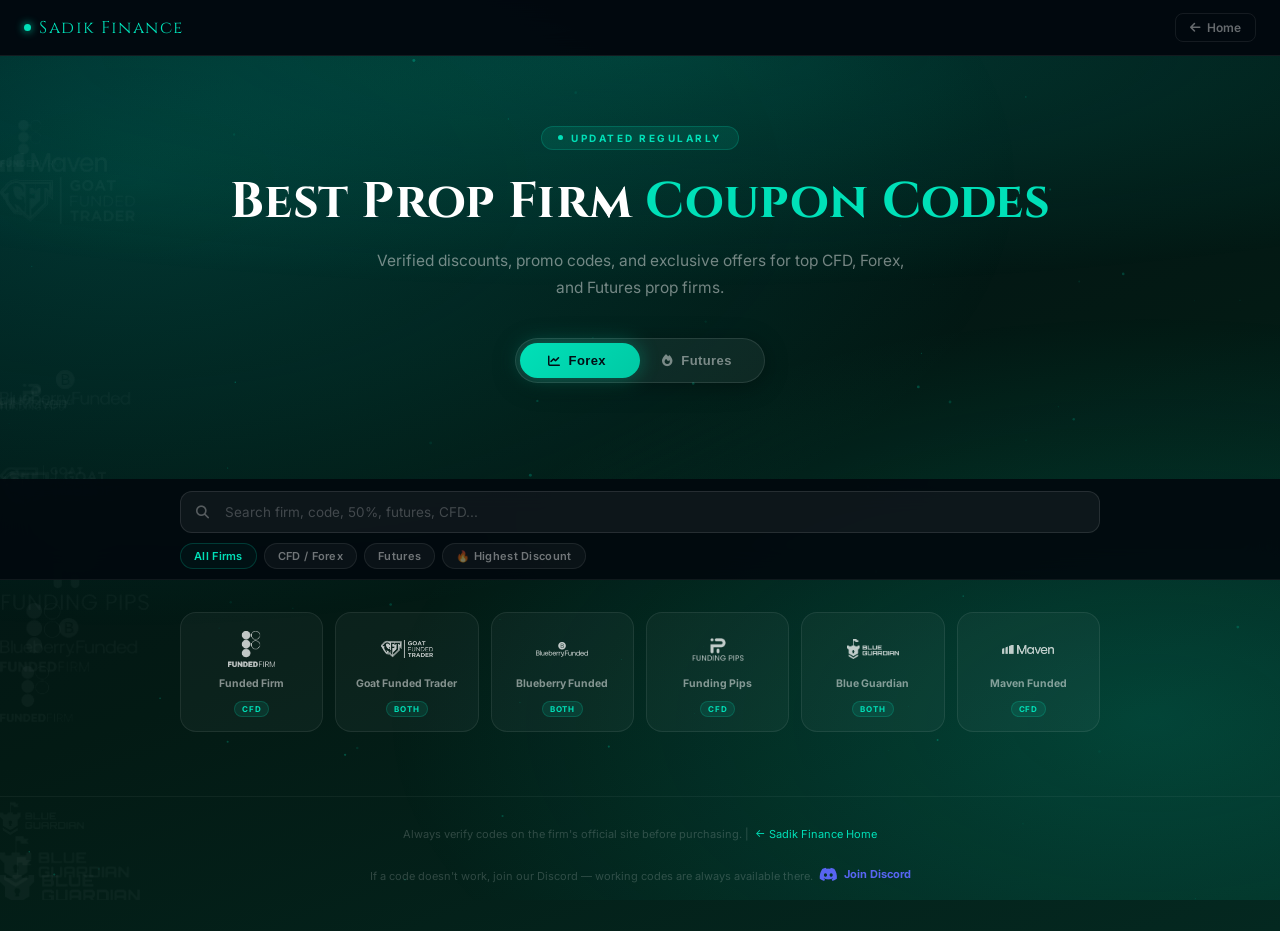
<file: propfirm/index.html>
<!DOCTYPE html>
<html lang="en">
<head>
<meta charset="UTF-8">
<meta name="viewport" content="width=device-width,initial-scale=1.0">
<title>Best Prop Firm Coupon Codes 2026 — Sadik Finance</title>
<meta name="description" content="Verified prop firm coupon codes: Funded Firm, Goat Funded Trader, Blueberry Funded, Funding Pips, Blue Guardian. Discounts up to 70% off CFD and Futures challenges.">
<meta name="keywords" content="prop firm coupon codes 2026, funded firm discount, goat funded trader promo, blueberry funded coupon, funding pips code, blue guardian discount, prop firm deals">
<meta property="og:title" content="Best Prop Firm Coupon Codes 2026 — Sadik Finance">
<meta property="og:description" content="Exclusive verified coupon codes for top CFD and Futures prop firms. Updated regularly.">
<meta property="og:url" content="https://sadikfinance.github.io/Sadikfinance/propfirm/">
<meta property="og:image" content="https://sadikfinance.github.io/Sadikfinance/logo.webp">
<link rel="canonical" href="https://sadikfinance.github.io/Sadikfinance/propfirm/">
<link rel="icon" type="image/webp" href="/Sadikfinance/logo.webp">
<link rel="apple-touch-icon" href="/Sadikfinance/logo.webp">
<link href="https://fonts.googleapis.com/css2?family=Cinzel:wght@700&family=Inter:wght@300;400;500;600;700&family=JetBrains+Mono:wght@400;600;700&display=swap" rel="stylesheet">
<link rel="stylesheet" href="https://cdnjs.cloudflare.com/ajax/libs/font-awesome/6.5.0/css/all.min.css">
<script type="application/ld+json">
{"@context":"https://schema.org","@type":"WebPage","name":"Best Prop Firm Coupon Codes 2026","url":"https://sadikfinance.github.io/Sadikfinance/propfirm/","description":"Verified coupon codes and discounts for top CFD and Futures prop firms including Funded Firm, Goat Funded, Blueberry Funded, Funding Pips and Blue Guardian.","publisher":{"@type":"Organization","name":"Sadik Finance","url":"https://sadikfinance.github.io/Sadikfinance/"}}
</script>
<style>
/* ════ RESET ════ */
*{box-sizing:border-box;margin:0;padding:0;}
:root{
  /* FOREX defaults */
  --primary:#00E0B8;
  --primary-d:#00c9a4;
  --secondary:#3de8cb;
  --glow:rgba(0,224,184,0.18);
  --glow-strong:rgba(0,224,184,0.32);
  --card-border:rgba(0,224,184,0.2);
  --bg-tint:rgba(0,224,184,0.04);
  --toast-border:rgba(0,224,184,0.35);
  --badge-bg:rgba(0,224,184,0.1);
  --badge-color:#00E0B8;
  /* base */
  --bg:#020d14;--bg2:#031a14;--bg3:#042820;
  --glass:rgba(255,255,255,0.04);
  --border:rgba(255,255,255,0.08);
  --mono:'JetBrains Mono',monospace;
}
body.futures-mode{
  --primary:#FF9F43;
  --primary-d:#e8892f;
  --secondary:#ffb76b;
  --glow:rgba(255,159,67,0.18);
  --glow-strong:rgba(255,159,67,0.34);
  --card-border:rgba(255,159,67,0.22);
  --bg-tint:rgba(255,159,67,0.04);
  --toast-border:rgba(255,159,67,0.35);
  --badge-bg:rgba(255,159,67,0.1);
  --badge-color:#FF9F43;
  --bg:#14080a;--bg2:#200e06;--bg3:#2a1404;
}
html{scroll-behavior:smooth;}
body{
  font-family:'Inter',sans-serif;
  background:linear-gradient(160deg,var(--bg) 0%,var(--bg2) 55%,var(--bg3) 100%);
  color:#fff;overflow-x:hidden;min-height:100vh;
  transition:background 0.5s,--primary 0.5s;
}
body::before{
  content:'';position:fixed;inset:0;
  background:radial-gradient(ellipse 70% 50% at 10% 20%,var(--glow),transparent),
             radial-gradient(ellipse 60% 45% at 90% 80%,var(--glow),transparent);
  z-index:0;pointer-events:none;transition:background 0.5s;
}

/* ════ PARTICLES ════ */
#pCanvas{position:fixed;inset:0;z-index:0;pointer-events:none;}

/* ════ FLOATING LOGOS ════ */
.logos-bg{position:fixed;inset:0;z-index:1;pointer-events:none;overflow:hidden;}
.fl{
  position:absolute;
  animation:floatX linear infinite;
  will-change:transform;
}
.fl img{width:100%;height:100%;object-fit:contain;
  filter:brightness(0) invert(1);
  opacity:0.035;
}
@keyframes floatX{
  0%{transform:translateX(-220px) translateY(0) scale(1);}
  50%{transform:translateX(calc(50vw)) translateY(var(--wave)) scale(1.02);}
  100%{transform:translateX(calc(100vw + 220px)) translateY(0) scale(1);}
}

/* ════ NAVBAR ════ */
.navbar{
  position:fixed;top:0;width:100%;height:56px;
  display:flex;align-items:center;justify-content:space-between;
  padding:0 24px;z-index:1000;
  background:rgba(2,8,14,0.94);backdrop-filter:blur(20px);
  border-bottom:1px solid rgba(255,255,255,0.07);
}
.n-logo{
  font-family:'Cinzel',serif;font-size:17px;color:var(--primary);
  letter-spacing:1.5px;text-decoration:none;
  display:flex;align-items:center;gap:8px;transition:color 0.4s;
}
.n-dot{
  width:7px;height:7px;border-radius:50%;background:var(--primary);
  box-shadow:0 0 8px var(--primary);
  animation:dotPulse 2s ease-in-out infinite;transition:background 0.4s,box-shadow 0.4s;
}
@keyframes dotPulse{0%,100%{transform:scale(1);opacity:1;}50%{transform:scale(1.3);opacity:.7;}}
.n-back{
  display:flex;align-items:center;gap:6px;
  color:rgba(255,255,255,0.4);font-size:12px;font-weight:600;
  text-decoration:none;padding:6px 14px;
  border:1px solid var(--border);border-radius:8px;transition:0.2s;
}
.n-back:hover{color:var(--primary);border-color:var(--card-border);background:var(--bg-tint);}

/* ════ PAGE ════ */
.page{position:relative;z-index:2;padding-top:56px;}

/* ════ HERO ════ */
.hero{
  text-align:center;padding:68px 20px 52px;
  background:radial-gradient(ellipse 90% 55% at 50% 0%,var(--glow),transparent);
  transition:background 0.5s;
}
.hero-pill{
  display:inline-flex;align-items:center;gap:8px;
  font-size:10px;font-weight:700;letter-spacing:2.5px;text-transform:uppercase;
  color:var(--primary);padding:5px 16px;border-radius:20px;margin-bottom:22px;
  background:var(--badge-bg);border:1px solid var(--card-border);transition:all 0.4s;
}
.hero-pill span{width:5px;height:5px;border-radius:50%;background:var(--primary);animation:dotPulse 2s infinite;}
.hero h1{
  font-family:'Cinzel',serif;
  font-size:clamp(24px,5.5vw,50px);
  font-weight:700;line-height:1.22;color:#fff;
  margin-bottom:14px;letter-spacing:0.3px;
}
.hero h1 em{color:var(--primary);font-style:normal;transition:color 0.4s;}
.hero-sub{
  font-size:clamp(13px,2vw,15.5px);color:rgba(255,255,255,0.45);
  line-height:1.8;max-width:540px;margin:0 auto 36px;
}

/* ════ TOGGLE ════ */
.toggle-wrap{
  display:flex;justify-content:center;margin-bottom:44px;
}
.toggle{
  position:relative;display:inline-flex;align-items:center;
  background:rgba(255,255,255,0.05);
  border:1px solid rgba(255,255,255,0.1);
  border-radius:50px;padding:4px;gap:0;
  box-shadow:0 4px 24px rgba(0,0,0,0.3);
}
.toggle-track{
  position:absolute;top:4px;left:4px;
  width:calc(50% - 4px);height:calc(100% - 8px);
  border-radius:40px;
  background:linear-gradient(135deg,var(--primary),var(--primary-d));
  box-shadow:0 0 20px var(--glow-strong);
  transition:transform 0.4s cubic-bezier(.34,1.2,.64,1),background 0.4s,box-shadow 0.4s;
  z-index:0;
}
body.futures-mode .toggle-track{transform:translateX(100%);}
.toggle-btn{
  position:relative;z-index:1;
  padding:10px 28px;border-radius:40px;
  font-size:13px;font-weight:700;letter-spacing:0.4px;
  cursor:pointer;border:none;background:transparent;
  color:rgba(255,255,255,0.45);transition:color 0.3s;
  display:flex;align-items:center;gap:8px;user-select:none;
}
.toggle-btn.active{color:#020d14;}
body.futures-mode .toggle-btn.active{color:#fff;}
.toggle-btn i{font-size:12px;}

/* ════ STICKY SEARCH ════ */
.search-section{
  position:sticky;top:56px;z-index:900;
  background:rgba(2,8,14,0.9);backdrop-filter:blur(16px);
  border-bottom:1px solid rgba(255,255,255,0.06);
  padding:12px 20px 10px;
  transition:background 0.4s;
}
.search-inner{max-width:920px;margin:0 auto;}
.search-row{position:relative;margin-bottom:10px;}
.search-row i.si{
  position:absolute;left:16px;top:50%;transform:translateY(-50%);
  color:rgba(255,255,255,0.3);font-size:13px;pointer-events:none;
}
#sBar{
  width:100%;padding:12px 44px 12px 44px;
  background:rgba(255,255,255,0.05);
  border:1px solid rgba(255,255,255,0.1);
  border-radius:12px;color:#fff;font-size:13.5px;
  font-family:'Inter',sans-serif;outline:none;transition:0.25s;
}
#sBar::placeholder{color:rgba(255,255,255,0.22);}
#sBar:focus{border-color:var(--primary);background:var(--bg-tint);box-shadow:0 0 0 3px var(--glow);}
.search-clear{
  position:absolute;right:14px;top:50%;transform:translateY(-50%);
  color:rgba(255,255,255,0.3);font-size:13px;cursor:pointer;
  display:none;transition:color 0.2s;
}
.search-clear:hover{color:var(--primary);}

/* search dropdown */
#searchDrop{
  position:absolute;top:calc(100% + 6px);left:0;right:0;
  background:rgba(4,10,18,0.98);border:1px solid var(--card-border);
  border-radius:14px;overflow:hidden;
  box-shadow:0 16px 48px rgba(0,0,0,0.5);
  z-index:999;display:none;
  backdrop-filter:blur(20px);
  max-height:380px;overflow-y:auto;
}
#searchDrop.open{display:block;}
.sdrop-item{
  display:flex;align-items:center;gap:12px;
  padding:12px 16px;cursor:pointer;transition:0.15s;
  border-bottom:1px solid rgba(255,255,255,0.05);
}
.sdrop-item:last-child{border-bottom:none;}
.sdrop-item:hover,.sdrop-item.focused{background:var(--bg-tint);}
.sdrop-logo{
  width:36px;height:26px;display:flex;align-items:center;justify-content:center;
  background:rgba(255,255,255,0.05);border-radius:8px;flex-shrink:0;
}
.sdrop-logo img{max-width:36px;max-height:26px;object-fit:contain;filter:brightness(0) invert(1);}
.sdrop-logo span{font-size:14px;}
.sdrop-info{flex:1;min-width:0;}
.sdrop-name{font-size:13px;font-weight:600;color:#fff;margin-bottom:2px;}
.sdrop-meta{font-size:11px;color:rgba(255,255,255,0.35);display:flex;gap:8px;flex-wrap:wrap;}
.sdrop-code{font-family:var(--mono);font-size:11px;color:var(--primary);font-weight:700;}
.sdrop-badge{font-size:9px;font-weight:700;letter-spacing:0.8px;padding:1px 6px;border-radius:8px;background:var(--badge-bg);color:var(--primary);border:1px solid var(--card-border);}
.sdrop-disc{font-size:11px;font-weight:700;color:var(--primary);}
.sdrop-empty{
  padding:28px 20px;text-align:center;
  color:rgba(255,255,255,0.3);font-size:13px;
}
.sdrop-empty i{font-size:22px;margin-bottom:8px;display:block;opacity:0.3;}
.sdrop-suggest{margin-top:8px;font-size:11px;color:rgba(255,255,255,0.2);}
.sdrop-suggest span{color:var(--primary);cursor:pointer;}
.sdrop-suggest span:hover{text-decoration:underline;}

/* chips */
.chips{display:flex;flex-wrap:wrap;gap:7px;}
.chip{
  padding:5px 13px;border-radius:18px;font-size:11px;font-weight:600;
  cursor:pointer;border:1px solid var(--border);
  background:rgba(255,255,255,0.04);color:rgba(255,255,255,0.42);
  transition:0.2s;letter-spacing:0.3px;user-select:none;
}
.chip:hover,.chip.on{border-color:var(--card-border);background:var(--bg-tint);color:var(--primary);}

/* ════ FIRM SELECTOR ════ */
.firm-section{max-width:960px;margin:32px auto 0;padding:0 20px;}
.firm-grid{
  display:grid;
  grid-template-columns:repeat(auto-fill,minmax(125px,1fr));
  gap:12px;
}
.firm-btn{
  position:relative;display:flex;flex-direction:column;align-items:center;
  gap:10px;padding:18px 10px 14px;
  background:rgba(255,255,255,0.035);
  border:1px solid var(--border);
  border-radius:16px;cursor:pointer;transition:0.25s;
  overflow:hidden;user-select:none;
}
.firm-btn::after{
  content:'';position:absolute;top:-50%;left:-50%;
  width:200%;height:200%;
  background:radial-gradient(circle,var(--glow) 0%,transparent 60%);
  opacity:0;transition:opacity 0.35s;pointer-events:none;
}
.firm-btn:hover::after,.firm-btn.active::after{opacity:1;}
.firm-btn:hover,.firm-btn.active{
  border-color:var(--card-border);
  background:var(--bg-tint);
  transform:translateY(-3px);
  box-shadow:0 8px 28px var(--glow);
}
.firm-btn.active{
  border-color:var(--primary);
  box-shadow:0 0 0 1px var(--primary),0 8px 28px var(--glow-strong);
}
.firm-logo-w{width:52px;height:36px;display:flex;align-items:center;justify-content:center;flex-shrink:0;}
.firm-logo-w img{max-width:52px;max-height:36px;object-fit:contain;filter:brightness(0) invert(1);opacity:0.75;transition:0.25s;}
.firm-btn:hover .firm-logo-w img,
.firm-btn.active .firm-logo-w img{opacity:1;}
.firm-icon{font-size:22px;}
.firm-btn-name{font-size:10.5px;font-weight:700;color:rgba(255,255,255,0.5);text-align:center;line-height:1.35;transition:0.2s;}
.firm-btn:hover .firm-btn-name,.firm-btn.active .firm-btn-name{color:var(--primary);}
.firm-badge{
  font-size:8px;font-weight:700;letter-spacing:0.8px;text-transform:uppercase;
  padding:2px 7px;border-radius:8px;
  background:var(--badge-bg);border:1px solid var(--card-border);color:var(--primary);
  transition:all 0.4s;
}
.firm-badge.fut{background:rgba(255,159,67,0.1);border-color:rgba(255,159,67,0.2);color:#FF9F43;}

/* ════ COUPON AREA ════ */
.coupon-wrap{
  max-width:960px;margin:32px auto 64px;padding:0 20px;
  transition:opacity 0.35s,transform 0.35s;
}
.coupon-wrap.fade-in{animation:fadeIn 0.4s ease both;}
@keyframes fadeIn{from{opacity:0;transform:translateY(16px);}to{opacity:1;transform:none;}}

/* firm header */
.fh{
  display:flex;align-items:center;gap:16px;
  padding:22px 24px;margin-bottom:22px;
  background:rgba(255,255,255,0.03);
  border:1px solid var(--card-border);
  border-radius:20px;
  position:relative;overflow:hidden;
  transition:border-color 0.4s;
}
.fh::before{
  content:'';position:absolute;inset:0;
  background:linear-gradient(135deg,var(--glow),transparent 60%);
  pointer-events:none;transition:background 0.4s;
}
.fh-logo{width:68px;height:46px;display:flex;align-items:center;justify-content:center;flex-shrink:0;position:relative;z-index:1;}
.fh-logo img{max-width:68px;max-height:46px;object-fit:contain;filter:brightness(0) invert(1);}
.fh-icon{font-size:30px;}
.fh-info{flex:1;min-width:0;position:relative;z-index:1;}
.fh-name{font-family:'Cinzel',serif;font-size:17px;color:#fff;font-weight:700;margin-bottom:5px;}
.fh-desc{font-size:12px;color:rgba(255,255,255,0.38);line-height:1.6;}
.fh-visit{
  position:relative;z-index:1;
  padding:10px 20px;border-radius:11px;
  background:linear-gradient(135deg,var(--primary),var(--primary-d));
  color:#020d14;font-size:12px;font-weight:700;
  text-decoration:none;letter-spacing:0.3px;
  display:flex;align-items:center;gap:6px;
  transition:0.2s;flex-shrink:0;border:none;cursor:pointer;
  overflow:hidden;
}
.fh-visit::before{content:'';position:absolute;top:0;left:-100%;width:100%;height:100%;background:linear-gradient(90deg,transparent,rgba(255,255,255,0.18),transparent);transition:left 0.45s;}
.fh-visit:hover::before{left:100%;}
.fh-visit:hover{transform:translateY(-1px);box-shadow:0 4px 18px var(--glow-strong);}

/* inner tabs */
.inner-tabs{
  display:flex;gap:8px;margin-bottom:18px;
}
.itab{
  padding:8px 20px;border-radius:10px;font-size:12px;font-weight:700;
  cursor:pointer;border:1px solid var(--border);
  background:rgba(255,255,255,0.04);color:rgba(255,255,255,0.4);
  transition:0.22s;letter-spacing:0.3px;
}
.itab.on{
  border-color:var(--card-border);background:var(--bg-tint);color:var(--primary);
  box-shadow:0 0 14px var(--glow);
}

/* coupon grid */
.codes-grid{
  display:grid;
  grid-template-columns:repeat(auto-fill,minmax(270px,1fr));
  gap:16px;
}
.codes-grid.entering{animation:fadeIn 0.35s ease both;}

/* ═══ COUPON CARD ═══ */
.cc{
  position:relative;overflow:hidden;
  background:rgba(2,12,20,0.85);
  border:1px solid rgba(255,255,255,0.07);
  border-radius:18px;
  transition:transform 0.28s,border-color 0.28s,box-shadow 0.28s;
  backdrop-filter:blur(10px);
}
.cc-accent{
  position:absolute;top:0;left:0;right:0;height:3px;
  background:linear-gradient(90deg,var(--primary),transparent 75%);
  transition:background 0.4s;
}
.cc.fut-card .cc-accent{background:linear-gradient(90deg,#FF9F43,transparent 75%);}

/* shine sweep */
.cc::before{
  content:'';position:absolute;top:-100%;left:-100%;
  width:60%;height:300%;
  background:linear-gradient(105deg,transparent,rgba(255,255,255,0.04),transparent);
  transform:rotate(35deg);transition:left 0.55s,top 0.55s;
  pointer-events:none;
}
.cc:hover::before{left:140%;top:-100%;}

/* inner glow */
.cc::after{
  content:'';position:absolute;
  bottom:0;left:50%;transform:translateX(-50%);
  width:80%;height:1px;
  background:linear-gradient(90deg,transparent,var(--card-border),transparent);
  transition:background 0.4s;
}

.cc:hover{
  transform:translateY(-5px);
  border-color:var(--card-border);
  box-shadow:0 12px 40px var(--glow),0 0 0 1px var(--card-border);
}
.cc.fut-card:hover{
  border-color:rgba(255,159,67,0.28);
  box-shadow:0 12px 40px rgba(255,159,67,0.12),0 0 0 1px rgba(255,159,67,0.22);
}
.cc.highlight{
  border-color:var(--primary)!important;
  box-shadow:0 0 0 2px var(--primary),0 12px 40px var(--glow-strong)!important;
  animation:highlightPulse 1.5s ease 3;
}
@keyframes highlightPulse{0%,100%{box-shadow:0 0 0 2px var(--primary),0 12px 40px var(--glow-strong);}50%{box-shadow:0 0 0 4px var(--primary),0 12px 50px var(--glow-strong);}}

/* card top */
.cc-top{
  display:flex;align-items:flex-start;justify-content:space-between;
  padding:18px 18px 14px;
  border-bottom:1px solid rgba(255,255,255,0.05);
}
.cc-disc-wrap{}
.cc-disc{
  font-family:var(--mono);font-size:36px;font-weight:700;
  color:var(--primary);line-height:1;
  transition:color 0.4s;
  text-shadow:0 0 20px var(--glow-strong);
}
.cc.fut-card .cc-disc{color:#FF9F43;text-shadow:0 0 20px rgba(255,159,67,0.4);}
.cc-disc-lbl{
  font-size:9px;font-weight:700;letter-spacing:1.5px;text-transform:uppercase;
  color:rgba(255,255,255,0.3);margin-top:3px;
}
.cc-badges{display:flex;flex-direction:column;gap:5px;align-items:flex-end;}
.badge{
  font-size:8.5px;font-weight:700;letter-spacing:0.8px;text-transform:uppercase;
  padding:3px 9px;border-radius:10px;display:inline-block;
}
.b-verified{background:rgba(0,224,184,0.1);border:1px solid rgba(0,224,184,0.22);color:#00E0B8;}
.b-cfd{background:rgba(59,158,248,0.1);border:1px solid rgba(59,158,248,0.22);color:#3B9EF8;}
.b-futures{background:rgba(255,159,67,0.1);border:1px solid rgba(255,159,67,0.22);color:#FF9F43;}
.b-popular{background:rgba(155,93,229,0.1);border:1px solid rgba(155,93,229,0.22);color:#B47FFF;}
.b-limited{background:rgba(248,113,113,0.1);border:1px solid rgba(248,113,113,0.22);color:#F87171;}

/* code strip */
.cc-code-wrap{
  margin:14px 16px 0;
  background:rgba(0,0,0,0.4);
  border:1.5px dashed var(--card-border);
  border-radius:12px;overflow:hidden;
  transition:border-color 0.3s;
  display:flex;align-items:center;
}
.cc:hover .cc-code-wrap{border-color:var(--primary);}
.cc.fut-card .cc-code-wrap{border-color:rgba(255,159,67,0.3);}
.cc.fut-card:hover .cc-code-wrap{border-color:#FF9F43;}
.code-text{
  flex:1;padding:12px 16px;
  font-family:var(--mono);font-size:16px;font-weight:700;
  color:var(--primary);letter-spacing:3px;
  transition:color 0.4s;
  position:relative;
  /* Half reveal: show left half, fade right half */
  -webkit-mask-image:linear-gradient(90deg,#000 45%,transparent 100%);
  mask-image:linear-gradient(90deg,#000 45%,transparent 100%);
}
.cc.fut-card .code-text{color:#FF9F43;}
/* Make code-wrap act as a clickable button */
.cc-code-wrap{cursor:pointer;}
.cc-code-wrap:hover .code-text{
  -webkit-mask-image:linear-gradient(90deg,#000 55%,transparent 100%);
  mask-image:linear-gradient(90deg,#000 55%,transparent 100%);
  transition:color 0.4s,-webkit-mask-image 0.3s,mask-image 0.3s;
}
.copy-only{
  padding:12px 14px;
  background:rgba(0,224,184,0.07);
  border:none;border-left:1.5px dashed var(--card-border);
  color:rgba(0,224,184,0.65);cursor:pointer;font-size:13px;
  transition:0.2s;flex-shrink:0;
}
.cc.fut-card .copy-only{background:rgba(255,159,67,0.07);border-left-color:rgba(255,159,67,0.3);color:rgba(255,159,67,0.65);}
.copy-only:hover{background:rgba(0,224,184,0.18);color:#00E0B8;}
.cc.fut-card .copy-only:hover{background:rgba(255,159,67,0.18);color:#FF9F43;}
.copy-only.done{color:var(--primary);background:rgba(0,224,184,0.18);}

/* desc */
.cc-desc{
  padding:10px 16px 14px;
  font-size:12px;color:rgba(255,255,255,0.4);line-height:1.65;
}

/* actions */
.cc-actions{
  display:grid;grid-template-columns:1fr;gap:8px;
  padding:0 16px 16px;
}
.btn-copy{
  padding:11px;border-radius:11px;
  background:rgba(255,255,255,0.06);
  border:1px solid var(--border);
  color:rgba(255,255,255,0.6);font-size:12px;font-weight:600;
  cursor:pointer;transition:0.2s;display:flex;align-items:center;justify-content:center;gap:6px;
}
.btn-copy:hover{background:var(--bg-tint);border-color:var(--card-border);color:var(--primary);}
.btn-copy.done{color:var(--primary);border-color:var(--card-border);background:var(--bg-tint);}
.btn-visit{
  padding:11px;border-radius:11px;
  background:linear-gradient(135deg,var(--primary),var(--primary-d));
  color:#020d14;font-size:12px;font-weight:700;
  border:none;cursor:pointer;text-decoration:none;
  display:flex;align-items:center;justify-content:center;gap:7px;
  transition:0.2s;letter-spacing:0.3px;
  position:relative;overflow:hidden;
}
.btn-visit::before{content:'';position:absolute;top:0;left:-100%;width:100%;height:100%;background:linear-gradient(90deg,transparent,rgba(255,255,255,0.2),transparent);transition:left 0.45s;}
.btn-visit:hover::before{left:100%;}
.btn-visit:hover{transform:translateY(-1px);box-shadow:0 4px 18px var(--glow-strong);}
.cc.fut-card .btn-visit{background:linear-gradient(135deg,#FF9F43,#e8892f);color:#fff;}
.cc.fut-card .btn-visit:hover{box-shadow:0 4px 18px rgba(255,159,67,0.4);}

/* no results */
.no-res{
  grid-column:1/-1;text-align:center;
  padding:50px 20px;color:rgba(255,255,255,0.22);font-size:13px;
}
.no-res i{font-size:32px;margin-bottom:14px;display:block;opacity:0.15;}

/* ════ TOAST ════ */
#toast{
  position:fixed;bottom:28px;left:50%;transform:translateX(-50%) translateY(90px);
  background:rgba(3,10,18,0.97);
  border:1px solid var(--toast-border);
  border-radius:16px;padding:16px 24px;z-index:9999;
  display:flex;flex-direction:column;align-items:center;gap:4px;
  backdrop-filter:blur(18px);
  box-shadow:0 8px 40px rgba(0,0,0,0.6),0 0 50px var(--glow);
  transition:transform 0.45s cubic-bezier(.34,1.56,.64,1),opacity 0.4s,border-color 0.4s,box-shadow 0.4s;
  opacity:0;white-space:nowrap;pointer-events:none;
}
#toast.show{transform:translateX(-50%) translateY(0);opacity:1;pointer-events:auto;}
.t-code{font-family:var(--mono);font-size:16px;font-weight:700;color:var(--primary);letter-spacing:2px;transition:color 0.4s;}
.t-msg{font-size:11px;color:rgba(255,255,255,0.45);}

/* ════ FOOTER ════ */
.pf-foot{
  text-align:center;padding:28px 20px 44px;
  border-top:1px solid rgba(255,255,255,0.05);
  color:rgba(255,255,255,0.18);font-size:11px;line-height:1.8;
}
.pf-foot a{color:var(--primary);text-decoration:none;transition:color 0.4s;}
.pf-foot a:hover{text-decoration:underline;}

/* ════ RESPONSIVE ════ */
@media(max-width:640px){
  .hero h1{font-size:22px;}
  .firm-grid{grid-template-columns:repeat(3,1fr);gap:9px;}
  .firm-btn{padding:12px 7px 10px;}
  .firm-logo-w{width:40px;height:28px;}
  .firm-logo-w img{max-width:40px;max-height:28px;}
  .codes-grid{grid-template-columns:1fr;}
  .fh{flex-wrap:wrap;gap:12px;}
  .fh-visit span{display:none;}
  .cc-actions{grid-template-columns:1fr;}
  .toggle-btn{padding:10px 18px;font-size:12px;}
  .search-section{padding:10px 14px 8px;}
}

/* ════ CARD FIRM LOGO (top of each coupon card) ════ */
.cc-firm-logo{
  display:flex;align-items:center;gap:9px;
  padding:13px 16px 0;
}
.cc-firm-logo-img{
  height:26px;
  display:flex;align-items:center;
}
.cc-firm-logo-img img{
  max-width:80px;max-height:26px;
  object-fit:contain;
  filter:brightness(0) invert(1);
  opacity:0.75;
}
.cc-firm-logo-icon{font-size:18px;line-height:1;}
.cc-firm-logo-name{
  font-size:10px;font-weight:700;
  color:rgba(255,255,255,0.4);
  letter-spacing:0.8px;
  text-transform:uppercase;
}
.cc-logo-divider{
  height:1px;
  background:linear-gradient(90deg,var(--card-border),transparent 75%);
  margin:10px 16px 0;
  transition:background 0.4s;
}
.cc.fut-card .cc-logo-divider{
  background:linear-gradient(90deg,rgba(255,159,67,0.25),transparent 75%);
}
</style>
</head>
<body>

<canvas id="pCanvas"></canvas>
<div class="logos-bg" id="logosBg"></div>

<nav class="navbar">
  <a class="n-logo" href="/Sadikfinance/">
    <span class="n-dot"></span>Sadik Finance
  </a>
  <a class="n-back" href="/Sadikfinance/">
    <i class="fas fa-arrow-left"></i> Home
  </a>
</nav>

<div id="toast">
  <span class="t-code" id="tCode"></span>
  <span class="t-msg" id="tMsg"></span>
</div>

<div class="page">

  <!-- HERO -->
  <div class="hero" id="top">
    <div class="hero-pill"><span></span>Updated Regularly</div>
    <h1>Best Prop Firm <em>Coupon Codes</em></h1>
    <p class="hero-sub">Verified discounts, promo codes, and exclusive offers for top CFD, Forex, and Futures prop firms.</p>

    <!-- TOGGLE -->
    <div class="toggle-wrap">
      <div class="toggle" id="themeToggle">
        <div class="toggle-track" id="toggleTrack"></div>
        <button class="toggle-btn active" id="tBtnForex" onclick="setMode('forex')">
          <i class="fas fa-chart-line"></i> Forex
        </button>
        <button class="toggle-btn" id="tBtnFutures" onclick="setMode('futures')">
          <i class="fas fa-fire"></i> Futures
        </button>
      </div>
    </div>
  </div>

  <!-- STICKY SEARCH -->
  <div class="search-section">
    <div class="search-inner">
      <div class="search-row" style="position:relative;">
        <i class="fas fa-search si"></i>
        <input id="sBar" type="text" placeholder="Search firm, code, 50%, futures, CFD..."
          oninput="onSearch()" onkeydown="onKey(event)" onfocus="showDrop()" onblur="hideDrop()">
        <i class="fas fa-times search-clear" id="sClear" onclick="clearSearch()"></i>
        <div id="searchDrop"></div>
      </div>
      <div class="chips" id="chips">
        <span class="chip on" data-f="all" onclick="setChip(this,'all')">All Firms</span>
        <span class="chip" data-f="cfd" onclick="setChip(this,'cfd')">CFD / Forex</span>
        <span class="chip" data-f="futures" onclick="setChip(this,'futures')">Futures</span>
        <span class="chip" data-f="best" onclick="setChip(this,'best')">🔥 Highest Discount</span>
      </div>
    </div>
  </div>

  <!-- FIRM SELECTOR -->
  <div class="firm-section">
    <div class="firm-grid" id="firmGrid"></div>
  </div>

  <!-- COUPON AREA -->
  <div class="coupon-wrap" id="couponWrap"></div>

  <div class="pf-foot">
    Always verify codes on the firm's official site before purchasing.&nbsp;|&nbsp;
    <a href="/Sadikfinance/">← Sadik Finance Home</a>
    <br><br>
    If a code doesn't work, join our Discord — working codes are always available there.&nbsp;
    <a href="https://discord.gg/MWyf669K8" target="_blank" rel="noopener" style="display:inline-flex;align-items:center;gap:6px;color:#5865F2;text-decoration:none;font-weight:700;">
      <i class="fab fa-discord" style="font-size:15px;"></i> Join Discord
    </a>
  </div>
</div>

<script>
// ════════════════════════════════════════════
//  LOGO DATA
// ════════════════════════════════════════════
const LOGOS = {
  fundedfirm:  '[data-uri]',
  goat:        '[data-uri]',
  blueberry:   '[data-uri]',
  blueguardian:'[data-uri]',
  maven:       '[data-uri]',
  fundingpips: '[data-uri]',
};

// ════════════════════════════════════════════
//  FIRM DATA
// ════════════════════════════════════════════
const FIRMS = [
  {
    id:'fundedfirm', name:'Funded Firm', cat:'cfd',
    logo:'fundedfirm', icon:'💼',
    desc:'CFD prop firm with flexible evaluation rules and fast payouts.',
    link:'https://my.fundedfirm.com?ref=925132456288',
    market:'cfd',
    tabs:null,
    codes:[
      {code:'MPT@5',     disc:'20%', desc:'20% off all challenge account sizes.', badges:['verified','cfd']},
      {code:'WELCOME20', disc:'20%', desc:'20% welcome discount for new traders.', badges:['verified','cfd','popular']},
      {code:'MATCH',     disc:'↓',   desc:'Match discount — applies across all account types.', badges:['verified','cfd']},
    ]
  },
  {
    id:'goat', name:'Goat Funded Trader', cat:'cfd',
    logo:'goat', icon:'🐐',
    desc:'Top prop firm offering both CFD and Futures challenges with generous discounts.',
    link:'https://checkout.goatfundedtrader.com/aff/Sadik/',
    link2:'https://app.goatfundedfutures.com/checkout?referral_id=Sadikfinance',
    market:'both',
    tabs:[
      {label:'CFD / Forex', key:'cfd', type:'cfd',
        codes:[
          {code:'FIRSTGFT',        disc:'50%', desc:'50% off — best first-time code.', badges:['verified','cfd','popular']},
          {code:'FIRSTGFT50%',     disc:'50%', desc:'50% off first evaluation, alternate code.', badges:['verified','cfd']},
          {code:'BOGO35',          disc:'35%', desc:'35% off + buy-one-get-one deal.', badges:['verified','cfd','popular']},
          {code:'BOGO40',          disc:'40%', desc:'40% off + free evaluation.', badges:['verified','cfd','popular']},
          {code:'MATCHAPRIL',      disc:'25%', desc:'25% off + same size account free after payout.', badges:['verified','cfd']},
          {code:'HOTBOGO',         disc:'BOGO',desc:'BOGO promo — buy one get one free.', badges:['verified','cfd','limited']},
          {code:'FOREXPROPREVIEWS',disc:'23%', desc:'23% off via ForexPropReviews partnership.', badges:['verified','cfd']},
        ]
      },
      {label:'Futures', key:'futures', type:'fut',
        codes:[
          {code:'BOGO35',  disc:'35%', desc:'35% off Goat Funded Futures challenges.', badges:['verified','futures']},
          {code:'FIRSTGFT',disc:'50%', desc:'50% off first futures evaluation.', badges:['verified','futures','popular']},
        ]
      },
    ]
  },
  {
    id:'blueberry', name:'Blueberry Funded', cat:'cfd',
    logo:'blueberry', icon:'🫐',
    desc:'High-discount CFD and Futures prop firm with multiple verified codes.',
    link:'https://blueberryfunded.com/?utm_source=affiliate&ref=9114',
    link2:'https://portal.blueberryfutures.com/auth/signup?ref_code=SADIK-B54A7',
    market:'both',
    tabs:[
      {label:'CFD / Forex', key:'cfd', type:'cfd',
        codes:[
          {code:'BONUS99', disc:'30%', desc:'30% off all Blueberry Funded challenges.', badges:['verified','cfd','popular']},
          {code:'YES30',   disc:'30%', desc:'30% discount — works on all account sizes.', badges:['verified','cfd']},
          {code:'INVEST',  disc:'30%', desc:'30% investment discount promo.', badges:['verified','cfd']},
          {code:'PROPFT',  disc:'30%', desc:'30% off via PropFT partnership.', badges:['verified','cfd']},
          {code:'BBIT',    disc:'30%', desc:'30% off — Blueberry exclusive code.', badges:['verified','cfd']},
          {code:'BERRY15', disc:'15%', desc:'15% off — great for repeat buyers.', badges:['verified','cfd']},
        ]
      },
      {label:'Futures', key:'futures', type:'fut',
        codes:[
          {code:'SADIK-B54A7', disc:'↓', desc:'Exclusive affiliate referral — auto discount applied on signup.', badges:['verified','futures']},
        ]
      },
    ]
  },
  {
    id:'fundingpips', name:'Funding Pips', cat:'cfd',
    logo:'fundingpips', icon:'📈',
    desc:'Competitive forex prop firm with multiple active discount codes.',
    link:'https://app.fundingpips.com/register?ref=6c05f6e7',
    market:'cfd',
    tabs:null,
    codes:[
      {code:'PROPFT',   disc:'25%', desc:'25% off via PropFT — highest available code.', badges:['verified','cfd','popular']},
      {code:'2C14A034', disc:'20%', desc:'20% off Funding Pips challenges.', badges:['verified','cfd']},
      {code:'SOWMYA',   disc:'20%', desc:'20% verified promo code.', badges:['verified','cfd']},
      {code:'c9995e01', disc:'20%', desc:'20% off all account sizes.', badges:['verified','cfd']},
      {code:'HELLO',    disc:'20%', desc:'20% welcome promo for new traders.', badges:['verified','cfd']},
    ]
  },
  {
    id:'blueguardian', name:'Blue Guardian', cat:'cfd',
    logo:'blueguardian', icon:'🛡',
    desc:'Premium prop firm offering up to 70% off CFD and Futures challenges.',
    link:'https://blueguardian.com/?afmc=1zfl',
    market:'both',
    tabs:[
      {label:'CFD / Forex', key:'cfd', type:'cfd',
        codes:[
          {code:'SHINY',          disc:'60%', desc:'60% off — best available CFD code.', badges:['verified','cfd','popular']},
          {code:'NANDANFX',       disc:'60%', desc:'60% off partnership code.', badges:['verified','cfd']},
          {code:'FIRST',          disc:'50%', desc:'50% off for first-time buyers.', badges:['verified','cfd']},
          {code:'forexpropreviews',disc:'10%',desc:'10% off via ForexPropReviews.', badges:['verified','cfd']},
        ]
      },
      {label:'Futures', key:'futures', type:'fut',
        codes:[
          {code:'VALENTINE', disc:'70%', desc:'70% off — highest available futures discount.', badges:['verified','futures','popular']},
          {code:'SHINY',     disc:'60%', desc:'60% off Blue Guardian Futures.', badges:['verified','futures']},
          {code:'GET20',     disc:'60%', desc:'Up to 60% off futures challenges.', badges:['verified','futures']},
        ]
      },
    ]
  },
];

// Extra firms from PDF
const ALL_FIRMS = [...FIRMS, {
    id:'maven', name:'Maven Funded', cat:'cfd',
    logo:'maven', icon:'💎',
    desc:'CFD / Forex prop firm — use code TRUSTED for 50% off.',
    link:'https://fas.st/t/cHKCWvtC',
    market:'cfd',
    tabs:null,
    codes:[
      {code:'TRUSTED',    disc:'50%', desc:'50% off all Maven Funded challenges — best available code.', badges:['verified','cfd','popular']},
      {code:'INVEST',     disc:'15%', desc:'15% off Maven Funded challenges.', badges:['verified','cfd']},
      {code:'SHINY',      disc:'8%',  desc:'8% off all challenge account sizes.', badges:['verified','cfd']},
      {code:'MATCH',      disc:'8%',  desc:'8% discount across all account types.', badges:['verified','cfd']},
      {code:'MVN8',       disc:'8%',  desc:'8% off Maven Funded challenges.', badges:['verified','cfd']},
      {code:'JARON',      disc:'6%',  desc:'6% off all Maven Funded challenges.', badges:['verified','cfd']},
      {code:'HUNTER',     disc:'5%',  desc:'5% off Maven Funded challenges.', badges:['verified','cfd']},
      {code:'A1TRADING5', disc:'5%',  desc:'5% off via A1Trading partnership.', badges:['verified','cfd']},
      {code:'Secure',     disc:'5%',  desc:'5% off all Maven Funded challenges.', badges:['verified','cfd']},
    ]
  }];

// ════════════════════════════════════════════
//  STATE
// ════════════════════════════════════════════
let mode        = 'forex';
let activeFilter= 'all';
let activeTab   = {};     // firmId -> tabKey
let activeFirm  = null;
let searchQ     = '';
let dropIdx     = -1;
let dropItems   = [];

// ════════════════════════════════════════════
//  MODE / THEME
// ════════════════════════════════════════════
function setMode(m){
  mode = m;
  document.body.classList.toggle('futures-mode', m==='futures');
  document.getElementById('tBtnForex').classList.toggle('active',   m==='forex');
  document.getElementById('tBtnFutures').classList.toggle('active', m==='futures');
  renderFirms();
  if(activeFirm) openFirm(activeFirm, false);
}

// ════════════════════════════════════════════
//  CHIP FILTER
// ════════════════════════════════════════════
function setChip(el, f){
  activeFilter = f;
  searchQ = '';
  document.getElementById('sBar').value = '';
  document.getElementById('sClear').style.display = 'none';
  document.querySelectorAll('.chip').forEach(c=>c.classList.remove('on'));
  el.classList.add('on');
  renderFirms();
  document.getElementById('couponWrap').innerHTML = '';
  activeFirm = null;
}

// ════════════════════════════════════════════
//  SEARCH
// ════════════════════════════════════════════
function buildDropItems(q){
  const items = [];
  const lq = q.toLowerCase();
  ALL_FIRMS.forEach(firm => {
    const fMatch = firm.name.toLowerCase().includes(lq);
    const allCodes = firm.tabs
      ? firm.tabs.flatMap(t=>t.codes)
      : (firm.codes || []);
    allCodes.forEach(c => {
      const cMatch = c.code.toLowerCase().includes(lq)
        || c.desc.toLowerCase().includes(lq)
        || c.disc.toLowerCase().includes(lq)
        || firm.name.toLowerCase().includes(lq)
        || (firm.market||'').includes(lq)
        || (lq==='cfd'&&firm.cat==='cfd')
        || (lq==='futures'&&(firm.market==='futures'||firm.market==='both'));
      if(cMatch) items.push({firm, code:c});
    });
    if(fMatch && items.filter(i=>i.firm.id===firm.id).length===0){
      items.push({firm, code:null});
    }
  });
  return items.slice(0,10);
}

function renderDrop(q){
  const drop = document.getElementById('searchDrop');
  if(!q){ drop.innerHTML=''; drop.classList.remove('open'); return; }
  dropItems = buildDropItems(q);
  dropIdx = -1;
  if(!dropItems.length){
    drop.innerHTML = `<div class="sdrop-empty">
      <i class="fas fa-search"></i>
      No matching deals found
      <div class="sdrop-suggest">Try: <span onclick="quickSearch('goat')">Goat</span>, <span onclick="quickSearch('blue')">Blue</span>, <span onclick="quickSearch('50')">50%</span>, <span onclick="quickSearch('futures')">Futures</span></div>
    </div>`;
  } else {
    drop.innerHTML = dropItems.map((item,i)=>{
      const f = item.firm;
      const c = item.code;
      const logoSrc = f.logo && LOGOS[f.logo] ? LOGOS[f.logo] : null;
      return `<div class="sdrop-item" data-i="${i}" onmousedown="pickDrop(${i})">
        <div class="sdrop-logo">
          ${logoSrc ? `<img src="${logoSrc}" alt="">` : `<span>${f.icon}</span>`}
        </div>
        <div class="sdrop-info">
          <div class="sdrop-name">${f.name}</div>
          <div class="sdrop-meta">
            ${c ? `<span class="sdrop-code">${c.code}</span><span class="sdrop-disc">${c.disc} OFF</span>` : ''}
            <span class="sdrop-badge">${f.market==='both'?'CFD + Futures':f.market.toUpperCase()}</span>
          </div>
        </div>
      </div>`;
    }).join('');
  }
  drop.classList.add('open');
}

function onSearch(){
  const q = document.getElementById('sBar').value.trim();
  searchQ = q;
  document.getElementById('sClear').style.display = q ? 'block' : 'none';
  renderDrop(q);
}

function clearSearch(){
  document.getElementById('sBar').value = '';
  searchQ = '';
  document.getElementById('sClear').style.display = 'none';
  document.getElementById('searchDrop').classList.remove('open');
  renderFirms();
}

function showDrop(){
  if(searchQ) renderDrop(searchQ);
}

function hideDrop(){
  setTimeout(()=>document.getElementById('searchDrop').classList.remove('open'), 180);
}

function pickDrop(i){
  const item = dropItems[i];
  if(!item) return;
  document.getElementById('sBar').value = '';
  document.getElementById('searchDrop').classList.remove('open');
  openFirm(item.firm.id, true, item.code ? item.code.code : null);
}

function quickSearch(q){
  document.getElementById('sBar').value = q;
  searchQ = q;
  renderDrop(q);
}

function onKey(e){
  const drop = document.getElementById('searchDrop');
  const items = drop.querySelectorAll('.sdrop-item');
  if(e.key==='ArrowDown'){ e.preventDefault(); dropIdx=Math.min(dropIdx+1,items.length-1); updateFocus(items); }
  else if(e.key==='ArrowUp'){ e.preventDefault(); dropIdx=Math.max(dropIdx-1,0); updateFocus(items); }
  else if(e.key==='Enter'){ if(dropIdx>=0){pickDrop(dropIdx);} }
  else if(e.key==='Escape'){ drop.classList.remove('open'); }
}

function updateFocus(items){
  items.forEach((el,i)=>el.classList.toggle('focused',i===dropIdx));
  if(dropIdx>=0 && items[dropIdx]) items[dropIdx].scrollIntoView({block:'nearest'});
}

// ════════════════════════════════════════════
//  RENDER FIRM BUTTONS
// ════════════════════════════════════════════
function getVisibleFirms(){
  return ALL_FIRMS.filter(f=>{
    const catOK = activeFilter==='all' ||
      (activeFilter==='cfd' && (f.cat==='cfd'||f.market==='both')) ||
      (activeFilter==='futures' && (f.market==='futures'||f.market==='both')) ||
      (activeFilter==='best' && getCodes(f).some(c=>parseInt(c.disc)>=30));
    const modeOK = mode==='forex'
      ? (f.market==='cfd'||f.market==='both')
      : (f.market==='futures'||f.market==='both');
    return catOK && modeOK;
  });
}

function getCodes(f){
  if(f.tabs) return f.tabs.flatMap(t=>t.codes);
  return f.codes||[];
}

function renderFirms(){
  const grid = document.getElementById('firmGrid');
  const vis  = getVisibleFirms();
  if(!vis.length){
    grid.innerHTML='<div style="grid-column:1/-1;text-align:center;padding:24px;color:rgba(255,255,255,0.25);font-size:13px;">No firms match this filter.</div>';
    return;
  }
  grid.innerHTML = vis.map(f=>{
    const logoSrc = f.logo && LOGOS[f.logo] ? LOGOS[f.logo] : null;
    const badgeTxt = f.market==='both'?'Both':f.market==='futures'?'Futures':'CFD';
    const badgeCls = f.market==='futures'?'fut':'';
    return `<div class="firm-btn ${activeFirm===f.id?'active':''}" id="fb-${f.id}" onclick="openFirm('${f.id}',true)">
      <div class="firm-logo-w">
        ${logoSrc?`<img src="${logoSrc}" alt="${f.name}">`:`<span class="firm-icon">${f.icon}</span>`}
      </div>
      <div class="firm-btn-name">${f.name}</div>
      <span class="firm-badge ${badgeCls}">${badgeTxt}</span>
    </div>`;
  }).join('');
}

// ════════════════════════════════════════════
//  OPEN FIRM
// ════════════════════════════════════════════
function openFirm(id, scroll=true, highlightCode=null){
  activeFirm = id;
  document.querySelectorAll('.firm-btn').forEach(b=>b.classList.remove('active'));
  const fb = document.getElementById('fb-'+id);
  if(fb) fb.classList.add('active');

  const firm = ALL_FIRMS.find(f=>f.id===id);
  if(!firm) return;

  if(!activeTab[id]){
    activeTab[id] = firm.tabs ? firm.tabs[0].key : 'default';
  }

  renderCouponArea(firm, highlightCode);

  if(scroll){
    setTimeout(()=>{
      const w = document.getElementById('couponWrap');
      const top = w.getBoundingClientRect().top + window.scrollY - 110;
      window.scrollTo({top, behavior:'smooth'});
    },80);
  }
}

function switchInnerTab(firmId, key){
  activeTab[firmId] = key;
  const firm = ALL_FIRMS.find(f=>f.id===firmId);
  renderCouponArea(firm, null);
}

function renderCouponArea(firm, highlightCode){
  const wrap = document.getElementById('couponWrap');
  const isFut = mode==='futures';
  const logoSrc = firm.logo && LOGOS[firm.logo] ? LOGOS[firm.logo] : null;
  const tabKey  = activeTab[firm.id];

  let codes, cardType;
  if(firm.tabs){
    const tab = firm.tabs.find(t=>t.key===tabKey) || firm.tabs[0];
    codes    = tab.codes;
    cardType = tab.type;
  } else {
    codes    = firm.codes;
    cardType = firm.market==='futures' ? 'fut' : 'cfd';
  }

  const currentLink = (firm.tabs && tabKey==='futures') ? (firm.link2||firm.link) : firm.link;

  const innerTabsHtml = firm.tabs ? `
    <div class="inner-tabs">
      ${firm.tabs.map(t=>`
        <button class="itab ${tabKey===t.key?'on':''}" onclick="switchInnerTab('${firm.id}','${t.key}')">${t.label}</button>
      `).join('')}
    </div>` : '';

  const cardsHtml = codes.map((c,i)=>{
    const isFCard = cardType==='fut';
    const discTxt = c.disc;
    const badgesHtml = (c.badges||[]).map(b=>{
      if(b==='verified') return `<span class="badge b-verified"><i class="fas fa-check-circle"></i> Verified</span>`;
      if(b==='cfd')      return `<span class="badge b-cfd">CFD</span>`;
      if(b==='futures')  return `<span class="badge b-futures">Futures</span>`;
      if(b==='popular')  return `<span class="badge b-popular">Popular</span>`;
      if(b==='limited')  return `<span class="badge b-limited">Limited</span>`;
      return '';
    }).join('');
    const cLogoHtml = logoSrc
      ? `<div class="cc-firm-logo"><div class="cc-firm-logo-img"><img src="${logoSrc}" alt="${firm.name}"></div></div><div class="cc-logo-divider"></div>`
      : `<div class="cc-firm-logo"><span class="cc-firm-logo-icon">${firm.icon}</span><span class="cc-firm-logo-name">${firm.name}</span></div><div class="cc-logo-divider"></div>`;
    return `<div class="cc ${isFCard?'fut-card':''}" id="card-${firm.id}-${i}">
      <div class="cc-accent"></div>
      ${cLogoHtml}
      <div class="cc-top">
        <div class="cc-disc-wrap">
          <div class="cc-disc">${discTxt}</div>
          <div class="cc-disc-lbl">DISCOUNT</div>
        </div>
        <div class="cc-badges">${badgesHtml}</div>
      </div>
      <div class="cc-code-wrap" onclick="copyAndVisit('${c.code}','${currentLink}','cb-${firm.id}-${i}','bc-${firm.id}-${i}')" title="Click to copy & visit">
        <span class="code-text" id="ct-${firm.id}-${i}">${c.code}</span>
        <button class="copy-only" id="cb-${firm.id}-${i}" onclick="event.stopPropagation();copyAndVisit('${c.code}','${currentLink}','cb-${firm.id}-${i}','bc-${firm.id}-${i}')" title="Copy & Visit">
          <i class="fas fa-copy"></i>
        </button>
      </div>
      <div class="cc-desc">${c.desc}</div>
      <div class="cc-actions">
        <button class="btn-copy" id="bc-${firm.id}-${i}" onclick="copyAndVisit('${c.code}','${currentLink}','cb-${firm.id}-${i}','bc-${firm.id}-${i}')">
          <i class="fas fa-copy"></i> Copy
        </button>
      </div>
    </div>`;
  }).join('');

  wrap.innerHTML = `
    <div class="fh">
      <div class="fh-logo">${logoSrc?`<img src="${logoSrc}" alt="${firm.name}">`:`<span class="fh-icon">${firm.icon}</span>`}</div>
      <div class="fh-info">
        <div class="fh-name">${firm.name}</div>
        <div class="fh-desc">${firm.desc}</div>
      </div>
      <a href="${currentLink}" target="_blank" rel="noopener" class="fh-visit">
        <i class="fas fa-external-link-alt"></i><span> Visit Site</span>
      </a>
    </div>
    ${innerTabsHtml}
    <div class="codes-grid entering" id="codesGrid">${cardsHtml}</div>
  `;

  wrap.classList.remove('fade-in');
  void wrap.offsetWidth;
  wrap.classList.add('fade-in');

  if(highlightCode){
    setTimeout(()=>{
      codes.forEach((c,i)=>{
        if(c.code.toLowerCase()===highlightCode.toLowerCase()){
          const el = document.getElementById(`card-${firm.id}-${i}`);
          if(el){ el.classList.add('highlight'); setTimeout(()=>el.classList.remove('highlight'),5000); }
        }
      });
    },350);
  }
}

// ════════════════════════════════════════════
//  COPY LOGIC
// ════════════════════════════════════════════
function doCopy(codeId, btnId, code){
  const fallback=()=>{const t=document.createElement('textarea');t.value=code;document.body.appendChild(t);t.select();document.execCommand('copy');document.body.removeChild(t);};
  if(navigator.clipboard) navigator.clipboard.writeText(code).catch(fallback); else fallback();
  const btn=document.getElementById(btnId);
  if(btn){btn.innerHTML='<i class="fas fa-check"></i> Copied';btn.classList.add('done');setTimeout(()=>{btn.innerHTML='<i class="fas fa-copy"></i>';btn.classList.remove('done');},2200);}
  showToast(code,'✓ Code Copied!',false);
}

function copyAndVisit(code, link, ...btnIds){
  const fallback=()=>{const t=document.createElement('textarea');t.value=code;document.body.appendChild(t);t.select();document.execCommand('copy');document.body.removeChild(t);};
  if(navigator.clipboard) navigator.clipboard.writeText(code).catch(fallback); else fallback();
  btnIds.forEach(id=>{const b=document.getElementById(id);if(b){b.innerHTML='<i class="fas fa-check"></i>';b.classList.add('done');}});
  showToast(code,'Redirecting to site...',true);
  setTimeout(()=>window.open(link,'_blank','noopener'),1100);
}

// ════════════════════════════════════════════
//  TOAST
// ════════════════════════════════════════════
let toastT;
function showToast(code,msg,redirect){
  document.getElementById('tCode').textContent=code;
  document.getElementById('tMsg').textContent=msg;
  const t=document.getElementById('toast');
  t.classList.add('show');
  clearTimeout(toastT);
  toastT=setTimeout(()=>t.classList.remove('show'),redirect?2800:2000);
}

// ════════════════════════════════════════════
//  FLOATING LOGOS
// ════════════════════════════════════════════
function initLogos(){
  const bg=document.getElementById('logosBg');
  const list=Object.values(LOGOS);
  for(let i=0;i<16;i++){
    const src=list[i%list.length];
    const sz=60+Math.random()*90;
    const top=2+Math.random()*92;
    const dur=20+Math.random()*28;
    const delay=-(Math.random()*28);
    const wave=(Math.random()-0.5)*60+'px';
    const el=document.createElement('div');
    el.className='fl';
    el.style.cssText=`width:${sz}px;height:${sz}px;top:${top}%;--wave:${wave};animation-duration:${dur}s;animation-delay:${delay}s;`;
    const img=document.createElement('img');
    img.src=src;img.alt='';img.loading='lazy';
    el.appendChild(img);bg.appendChild(el);
  }
}

// ════════════════════════════════════════════
//  PARTICLES
// ════════════════════════════════════════════
(function(){
  const cv=document.getElementById('pCanvas');
  const cx=cv.getContext('2d');
  let W,H,pts=[];
  function resize(){W=cv.width=window.innerWidth;H=cv.height=window.innerHeight;}
  function init(){
    pts=[];
    const n=Math.floor(W/16);
    for(let i=0;i<n;i++) pts.push({x:Math.random()*W,y:Math.random()*H,r:Math.random()*1.3+0.2,vx:(Math.random()-.5)*.2,vy:(Math.random()-.5)*.2,a:Math.random()*.28+.04});
  }
  function draw(){
    cx.clearRect(0,0,W,H);
    const col = document.body.classList.contains('futures-mode') ? '255,159,67' : '0,224,184';
    pts.forEach(p=>{
      cx.beginPath();cx.arc(p.x,p.y,p.r,0,Math.PI*2);
      cx.fillStyle=`rgba(${col},${p.a})`;cx.fill();
      p.x+=p.vx;p.y+=p.vy;
      if(p.x<0)p.x=W;if(p.x>W)p.x=0;
      if(p.y<0)p.y=H;if(p.y>H)p.y=0;
    });
    requestAnimationFrame(draw);
  }
  window.addEventListener('resize',()=>{resize();init();});
  resize();init();draw();
})();

// ════════════════════════════════════════════
//  INIT
// ════════════════════════════════════════════
renderFirms();
initLogos();
</script>
</body>
</html>
</file>
<file: aliasmail/styles.css>
:root{--bg:#0b1115;--panel:#121e24;--line:#2a3b43;--text:#edf5f5;--muted:#9aafb5;--teal:#4be0bd}*{box-sizing:border-box}body{margin:0;background:radial-gradient(ellipse at 50% -20%,#18383d,transparent 55%),var(--bg);color:var(--text);font:15px/1.55 Inter,system-ui,sans-serif}header{max-width:850px;margin:auto;padding:24px;display:flex;justify-content:space-between;align-items:center}.brand{color:var(--text);font-weight:800;text-decoration:none;font-size:19px;display:flex;align-items:center;gap:10px}.logo{width:34px;height:34px;display:grid;place-items:center;border-radius:10px;background:var(--teal);color:#08221c}.tag,.step,.eyebrow{font-size:10px;letter-spacing:.14em;font-weight:800;color:var(--teal)}.tag{border:1px solid #28594f;border-radius:30px;padding:7px 10px}.hero,main{max-width:760px;margin:auto}.hero{padding:55px 24px 26px}.hero h1{font-size:clamp(40px,8vw,65px);line-height:1.04;letter-spacing:-.055em;margin:10px 0}.hero em{font-style:normal;color:var(--teal)}.lead{max-width:580px;color:var(--muted);font-size:16px}.notice{margin:0 24px 14px;padding:14px 16px;border:1px solid #66532c;background:#2a2418;border-radius:12px;color:#e9d8ac;font-size:12px;display:grid;gap:4px}.notice b{color:#f4cf76}.card{margin:14px 24px;padding:24px;border:1px solid var(--line);border-radius:17px;background:linear-gradient(145deg,#15242a,#10191e)}.card h2{font-size:21px;margin:8px 0 18px}.card label{display:block;color:#c5d5d8;font-size:13px;margin:14px 0 7px}.inputrow{display:flex;gap:9px}input{flex:1;min-width:0;background:#091217;border:1px solid #354b53;border-radius:10px;padding:13px;color:var(--text);font:inherit}input:focus{outline:1px solid var(--teal)}button{background:var(--teal);border:0;border-radius:10px;padding:12px 16px;color:#08221c;font-weight:800;cursor:pointer;font:inherit}button:disabled{opacity:.35;cursor:not-allowed}.secondary{background:#20343a;color:var(--text);border:1px solid #38515a}.full{width:100%;margin-top:12px}.hint,.timer{color:var(--muted);font-size:12px}.locked{opacity:.7}.result{margin-top:20px;padding:17px;border:1px solid #2b665b;border-radius:12px;background:#0d2422}.address{font-size:clamp(19px,4vw,26px);font-weight:800;overflow-wrap:anywhere;margin:5px 0 13px}.timer b{color:#f5ca73}.inboxhead{display:flex;align-items:center;justify-content:space-between}.empty{padding:20px;border:1px dashed #40535a;border-radius:10px;color:var(--muted);font-size:13px}.hidden{display:none}footer{max-width:760px;margin:auto;padding:25px 24px 55px;color:#81979d;font-size:12px}@media(max-width:540px){header{padding:18px}.hero{padding-top:35px}.card{margin:12px 14px;padding:19px}.notice{margin:0 14px}.inputrow{flex-direction:column}.inputrow button{width:100%}.tag{font-size:9px}}
</file>
